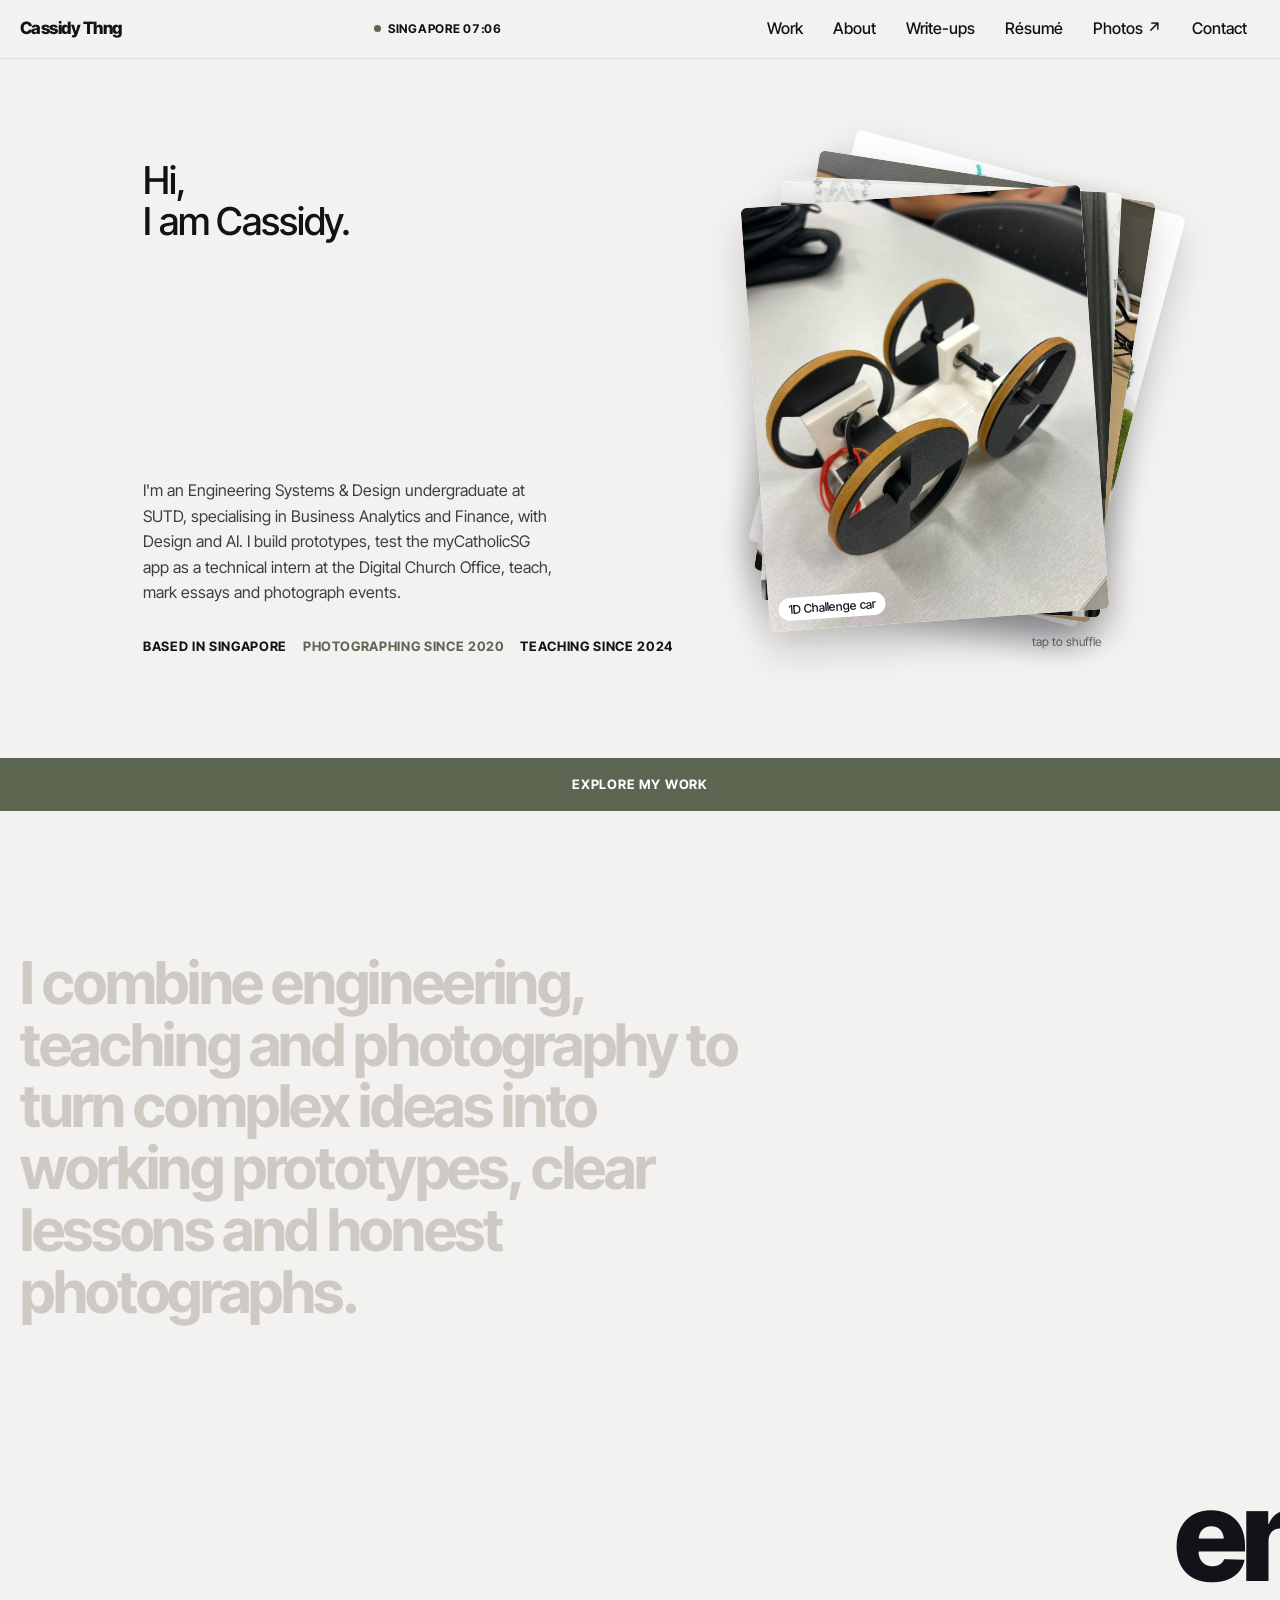
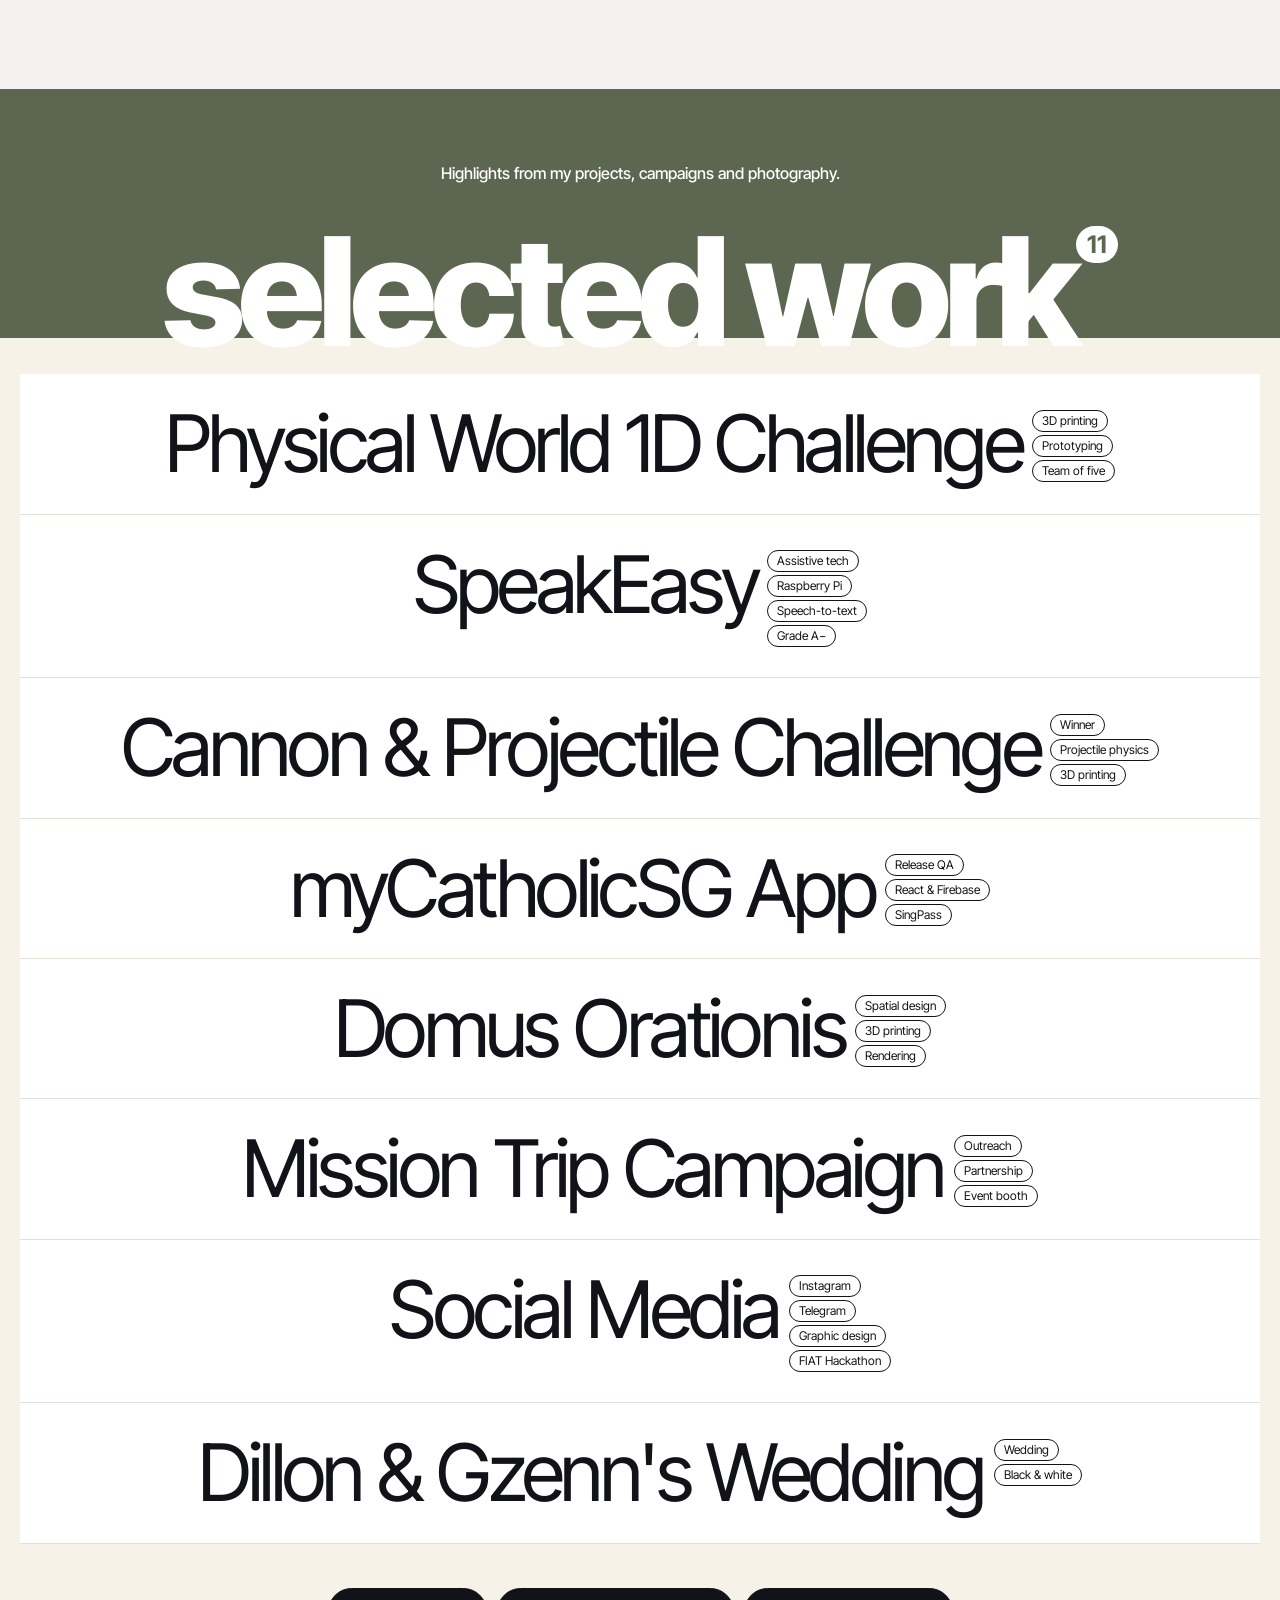
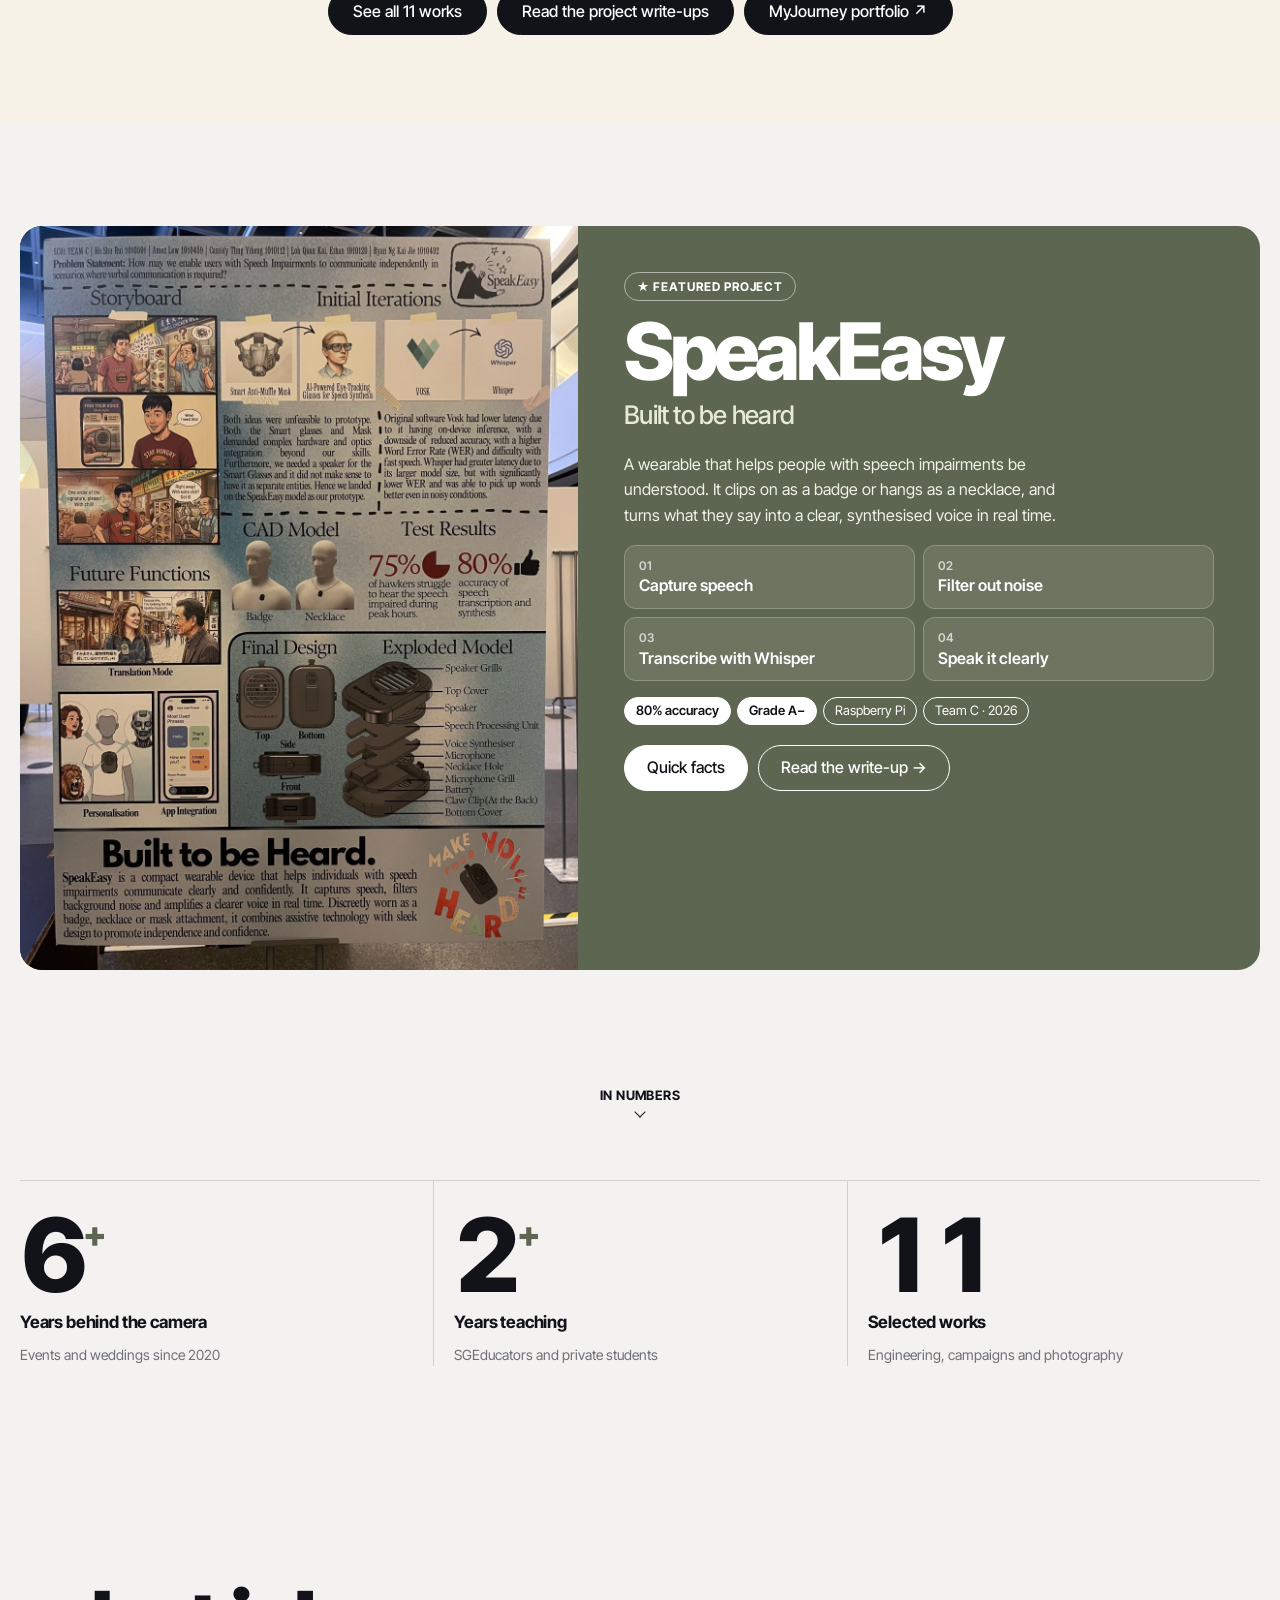
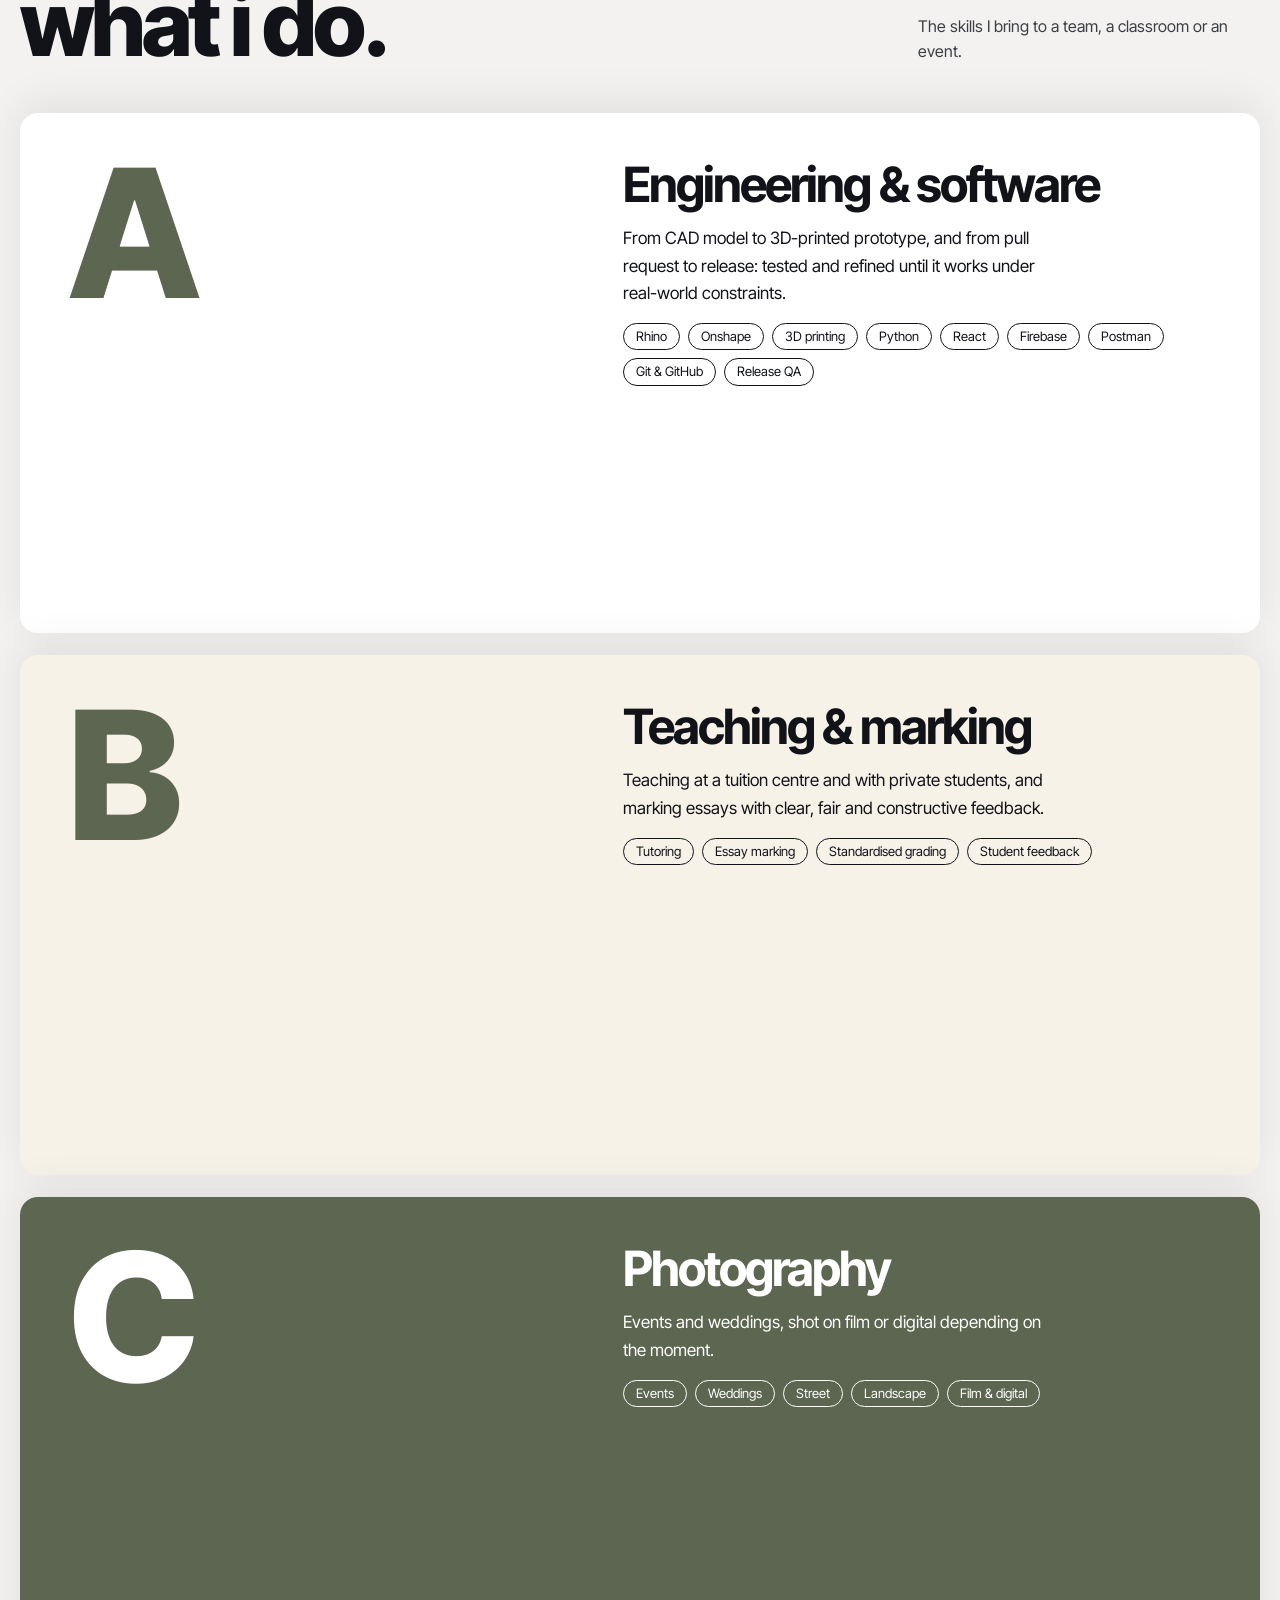
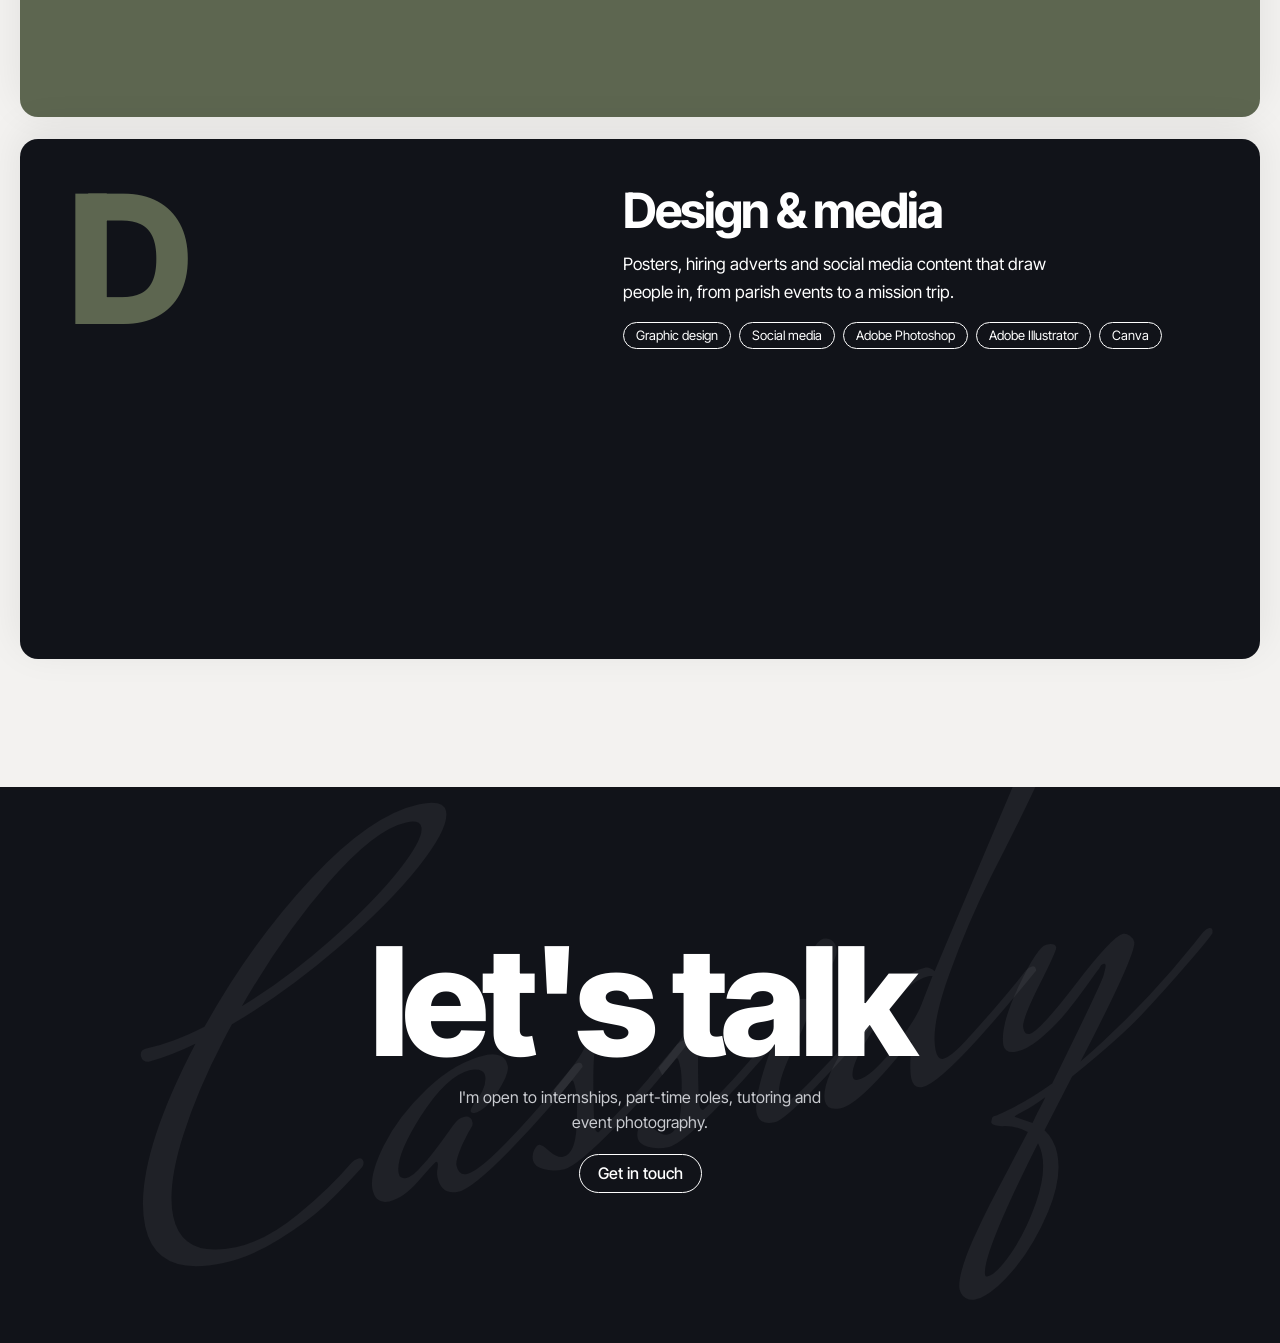
<file: index.html>
<!doctype html>
<html lang="en">
<head>
<meta charset="utf-8">
<meta name="viewport" content="width=device-width, initial-scale=1, viewport-fit=cover">
<title>Cassidy Thng</title>
<meta property="og:title" content="Cassidy Thng">
<meta property="og:description" content="Engineering Systems &amp; Design undergraduate at SUTD, technical intern, tutor and event photographer in Singapore.">
<meta property="og:image" content="https://cassidythng.me/work-speakeasy.jpg">
<meta property="og:url" content="https://cassidythng.me/">

<meta name="description" content="Cassidy Thng — Engineering Systems & Design undergraduate at SUTD, tutor, essay marker and event photographer in Singapore.">
<link rel="preconnect" href="https://fonts.googleapis.com">
<link rel="preconnect" href="https://fonts.gstatic.com" crossorigin>
<link rel="stylesheet" href="https://fonts.googleapis.com/css2?family=Inter+Tight:wght@400;500;700;800&family=Mrs+Saint+Delafield&display=swap">
<style>
  /* Layout: one long scrolling page built to be explored downwards. Paper hero with
     cycling roles and a shuffling fan of photos; a statement whose words darken as you
     scroll; a scroll-driven marquee; signal-red "selected work" over a cream list that
     reveals on hover; counters; A–D panels that stack as you scroll; ink "let's talk";
     red "about me"; experience and education grids; ink contact with a fill-in-the-blanks
     message. One deliberate visual world: a single light theme, every colour explicit. */
  :root{
    --red:#5d6650;
    --ink:#111319;
    --paper:#f3f2f0;
    --cream:#f7f2e7;
    --white:#ffffff;
    --muted:#6d6f75;
    --faint:#cdcac3;
    --sans:'Inter Tight', 'Helvetica Neue', Helvetica, Arial, sans-serif;
    --script:'Mrs Saint Delafield', 'Snell Roundhand', 'Brush Script MT', cursive;
    --giant:clamp(2.9rem, 11.8vw, 10.6rem);
    --row:clamp(2rem, 6.2vw, 5.4rem);
    --gutter-l:max(20px, env(safe-area-inset-left, 0px));
    --gutter-r:max(20px, env(safe-area-inset-right, 0px));
    --header-h:58px;
    color-scheme:light;
  }
  *,*::before,*::after{box-sizing:border-box;}
  html{overflow-x:clip; scroll-behavior:smooth; scroll-padding-top:calc(var(--header-h) + env(safe-area-inset-top, 0px)); -webkit-text-size-adjust:100%;}
  body{margin:0; background:var(--paper); color:var(--ink); font-family:var(--sans); font-size:16px; line-height:1.6; -webkit-font-smoothing:antialiased; overflow-x:clip;}
  img{max-width:100%; display:block;}
  [hidden]{display:none !important;}
  a{color:inherit;}
  h1,h2,h3,p{margin:0;}
  button, input, select, textarea{font:inherit; color:inherit;}
  button{background:none; border:0; padding:0; cursor:pointer;}
  :focus-visible{outline:2px solid currentColor; outline-offset:3px;}
  .wrap{max-width:1440px; margin-inline:auto; padding-left:var(--gutter-l); padding-right:var(--gutter-r);}
  .eyebrow{font-weight:700; font-size:.8125rem; letter-spacing:.03em; text-transform:uppercase; text-align:center; display:flex; flex-direction:column; align-items:center; gap:2px;}
  .eyebrow::after{content:""; width:8px; height:8px; border-right:1.5px solid currentColor; border-bottom:1.5px solid currentColor; transform:rotate(45deg);}
  .pill{display:inline-flex; align-items:center; border:1px solid currentColor; border-radius:999px; padding:1px 9px; font-size:.75rem; line-height:1.5; white-space:nowrap;}
  .btn-pill{display:inline-flex; align-items:center; gap:8px; border:1.5px solid currentColor; border-radius:999px; padding:6px 18px; font-weight:500; text-decoration:none; transition:background .25s, color .25s;}
  .giant{font-size:var(--giant); font-weight:800; letter-spacing:-.045em; line-height:.86;}

  /* ---------- header + scroll progress ---------- */
  body::before{content:""; position:fixed; inset:0 0 auto; height:env(safe-area-inset-top, 0px); z-index:41; background:var(--paper);}
  .site-header{position:sticky; top:env(safe-area-inset-top, 0px); z-index:40; background:color-mix(in srgb, var(--paper) 92%, transparent); backdrop-filter:blur(10px); -webkit-backdrop-filter:blur(10px); border-bottom:1px solid rgba(17,19,25,.08);}
  .header-row{display:flex; justify-content:space-between; align-items:center; gap:8px 20px; min-height:var(--header-h); flex-wrap:wrap; padding-block:8px;}
  .site-header .name{font-weight:800; font-size:1.0625rem; letter-spacing:-.03em; text-decoration:none;}
  .clock{font-size:.75rem; font-weight:700; letter-spacing:.06em; text-transform:uppercase; font-variant-numeric:tabular-nums;}
  .clock::before{content:""; display:inline-block; width:7px; height:7px; border-radius:50%; background:var(--red); margin-right:7px; vertical-align:1px;}
  .site-header nav{display:flex; flex-wrap:wrap; gap:4px;}
  .site-header nav a{text-decoration:none; font-weight:500; padding:4px 12px; border-radius:999px; border:1.5px solid transparent; transition:border-color .2s, background .2s, color .2s;}
  .site-header nav a:hover{border-color:var(--ink);}
  .site-header nav a.is-active{background:var(--ink); color:var(--white); border-color:var(--ink);}
  .progress{position:absolute; left:0; bottom:-1px; height:2px; width:100%; background:var(--red); transform-origin:0 50%; transform:scaleX(0);}

  /* ---------- pages ---------- */
  .page{display:none;}
  .page.is-active{display:block; animation:page-in .5s cubic-bezier(.22,.61,.36,1);}
  @keyframes page-in{from{opacity:.001; transform:translateY(14px);} to{opacity:1; transform:none;}}
  .see-all{display:flex; flex-wrap:wrap; gap:10px; justify-content:center; margin-top:clamp(28px, 4vw, 44px);}
  .see-all .btn-pill{background:var(--ink); border-color:var(--ink); color:var(--white); padding:10px 24px;}
  .see-all .btn-pill:hover{background:var(--red); border-color:var(--red);}
  .featured .work-list{padding-bottom:clamp(56px, 7vw, 88px);}
  .to-top{color:inherit; font-size:inherit;}
  .to-top:hover{color:var(--white);}

  /* ---------- hero ---------- */
  .hero{background:var(--paper); display:flex; flex-direction:column; min-height:calc(min(90vh, 880px) - var(--header-h));}
  .hero-main{flex:1; display:grid; grid-template-columns:minmax(0, 1fr) minmax(0, 400px); gap:32px clamp(32px, 5vw, 80px); align-items:center; padding-block:clamp(32px, 5vw, 56px);}
  .hero-copy{display:flex; flex-direction:column; gap:clamp(16px, 2.6vw, 30px); min-width:0;}
  .hi{font-size:clamp(1.6rem, 3vw, 2.5rem); font-weight:500; letter-spacing:-.03em; line-height:1.05;}
  .roles{font-size:clamp(2.7rem, 7.6vw, 7.6rem); font-weight:800; letter-spacing:-.045em; line-height:.86;}
  /* extra room above and below so ascenders and tails (y, p, g) aren't clipped */
  .roles .line{display:block; overflow:hidden; padding:.1em 0 .24em; margin:-.1em 0 -.24em;}
  .roles .ch{display:inline-block; transform:translateY(0); transition:transform .5s cubic-bezier(.22,.61,.36,1);}
  .roles .ch.below{transform:translateY(150%);}
  .roles .ch.above{transform:translateY(-150%);}
  .hero-copy .intro{max-width:46ch; color:#3c3e44;}
  .since{display:flex; flex-wrap:wrap; gap:6px 16px; font-size:.8125rem; font-weight:700; text-transform:uppercase; letter-spacing:.05em;}
  .since span:nth-child(2){color:var(--red);}
  .fan{position:relative; width:min(100%, 340px); aspect-ratio:4/5; justify-self:center; margin-right:24px; cursor:pointer;}
  .fan .card{position:absolute; inset:0; margin:0; border-radius:6px; overflow:hidden; box-shadow:0 18px 40px rgba(17,19,25,.18); transition:transform .7s cubic-bezier(.22,.61,.36,1), opacity .5s; background:var(--cream);}
  .fan .card img{width:100%; height:100%; object-fit:cover;}
  .fan .card[data-pos="0"]{transform:rotate(-4deg); z-index:4;}
  .fan .card[data-pos="1"]{transform:translate(16px,-12px) rotate(3deg); z-index:3;}
  .fan .card[data-pos="2"]{transform:translate(30px,-22px) rotate(9deg); z-index:2;}
  .fan .card[data-pos="3"]{transform:translate(42px,-30px) rotate(15deg); z-index:1;}
  .fan .card[data-pos="4"],
  .fan .card[data-pos="5"]{transform:translate(42px,-30px) rotate(15deg); z-index:0; opacity:0;}
  .fan .card.leaving{transform:translate(-70%, 30px) rotate(-22deg); z-index:5;}
  .fan figcaption{position:absolute; left:10px; bottom:10px; background:var(--white); color:var(--ink); font-size:.75rem; font-weight:500; border-radius:999px; padding:2px 10px;}
  .fan-hint{position:absolute; right:-6px; bottom:-30px; font-size:.75rem; color:var(--muted);}
  .explore{display:block; background:var(--red); color:var(--white); text-align:center; text-decoration:none; font-weight:700; font-size:.8125rem; letter-spacing:.06em; text-transform:uppercase; padding-block:16px; transition:background .25s;}
  .explore:hover{background:var(--ink);}

  /* ---------- statement (words darken as you scroll) ---------- */
  .statement{padding-block:clamp(72px, 11vw, 150px);}
  .statement p{font-size:clamp(1.9rem, 4.6vw, 4.2rem); font-weight:700; letter-spacing:-.04em; line-height:1.05; max-width:20ch;}
  .statement .w{color:var(--faint); transition:color .25s;}
  .statement .w.on{color:var(--ink);}
  .statement .w.mark.on{color:var(--red);}

  /* ---------- scroll-driven marquee ---------- */
  .marquee{overflow:hidden; padding-block:8px clamp(48px, 7vw, 96px); white-space:nowrap;}
  .marquee-track{display:inline-flex; gap:.4em; font-size:clamp(3rem, 10vw, 9rem); font-weight:800; letter-spacing:-.045em; line-height:1; will-change:transform;}
  .marquee-track .o{color:transparent; -webkit-text-stroke:1.5px var(--ink);}
  .marquee-track .r{color:var(--red); display:inline-flex; align-items:center;}
  .marquee-track .star{width:.62em; height:.62em; fill:none; stroke:currentColor; stroke-width:3.2; stroke-linecap:round;}

  /* ---------- selected work ---------- */
  .work-head{background:var(--red); color:var(--ink); padding-block:clamp(36px, 6vw, 72px) 0;}
  .work-intro{color:var(--white); max-width:52ch; margin:0 auto clamp(24px, 4vw, 40px); text-align:center; font-weight:500;}
  .filters{display:flex; flex-direction:column; align-items:center; gap:10px; margin-bottom:clamp(28px, 5vw, 56px);}
  .filters .col{display:flex; flex-direction:column; gap:2px; min-width:0;}
  .filters .col:last-child{align-items:flex-end; text-align:right;}
  .filters .col-label{font-size:.75rem; font-weight:700; text-transform:uppercase; letter-spacing:.06em; margin-bottom:6px; color:rgba(17,19,25,.6);}
  .fbtn{font-size:clamp(1rem, 1.6vw, 1.375rem); font-weight:500; letter-spacing:-.02em; line-height:1.35; text-align:inherit; opacity:.55; transition:opacity .2s, color .2s;}
  .fbtn sup{font-size:.6em; margin-left:2px;}
  .fbtn:hover{opacity:1;}
  .fbtn[aria-pressed="true"]{opacity:1; color:var(--white);}
  .work-title{color:var(--white); text-align:center; white-space:nowrap; margin-bottom:-.12em; position:relative; z-index:1;}
  .work-title sup{font-size:.16em; letter-spacing:0; vertical-align:top; position:relative; top:.35em; margin-left:.08em; background:var(--white); color:var(--red); border-radius:999px; padding:.18em .45em; font-weight:700;}
  .work-list{background:var(--cream); padding-block:clamp(20px, 3vw, 36px) clamp(80px, 9vw, 110px);}
  .work-list ul{list-style:none; margin:0; padding:0; background:var(--white);}
  .work{border-bottom:1px solid #e3ded3; position:relative; overflow:hidden;}
  .work-btn{width:100%; display:flex; justify-content:center; align-items:flex-start; gap:10px; flex-wrap:wrap; padding:clamp(18px, 2.4vw, 30px) 16px; position:relative; z-index:1; transition:color .3s;}
  .work-name{font-size:var(--row); font-weight:400; letter-spacing:-.045em; line-height:1; text-wrap:balance; text-align:center;}
  .work-tags{display:flex; flex-direction:column; align-items:flex-start; gap:3px; padding-top:.35em;}
  .work-fill{position:absolute; inset:0; background:var(--ink); opacity:0; transition:opacity .35s; z-index:0;}
  .work-fill.has-img{background-size:cover; background-position:center 40%;}
  .work-fill.has-img::after{content:""; position:absolute; inset:0; background:rgba(17,19,25,.45); transition:background .35s;}
  .work.is-open .work-fill.has-img::after{background:rgba(17,19,25,.7);}
  .work:hover .work-fill, .work.is-open .work-fill{opacity:1;}
  .work:hover, .work.is-open{color:var(--white);}
  .work-detail{position:relative; z-index:1; display:grid; grid-template-columns:minmax(0, 220px) minmax(0, 1fr); gap:10px 40px; max-width:960px; margin-inline:auto; padding:0 20px clamp(26px, 3vw, 40px);}
  .work-detail .meta{display:flex; flex-direction:column; gap:2px; font-weight:500;}
  .work-detail .meta span:last-child{opacity:.75; font-weight:400;}
  .work-detail .body{display:flex; flex-direction:column; gap:10px; max-width:62ch;}
  .work-detail a{font-weight:500; text-underline-offset:3px;}
  .work-detail ul{list-style:disc; background:none; padding-left:1.1em; margin:0; display:flex; flex-direction:column; gap:4px;}
  .work-detail .poster{margin:6px 0 0; max-width:300px;}
  .work-detail .more-link a{font-weight:700;}
  .work-detail .stackline{font-size:.8125rem; opacity:.8; letter-spacing:.01em;}
  .work-detail .reel{margin:6px 0 0; max-width:320px;}
  .work-detail .reel video{display:block; width:100%; height:auto; aspect-ratio:9/16; border-radius:8px; background:#000; box-shadow:0 10px 30px rgba(0,0,0,.35);}
  .work-detail .reel figcaption{font-size:.75rem; opacity:.75; margin-top:6px;}
  .work-detail .gallery{display:flex; flex-wrap:wrap; gap:16px;}
  .work-detail .gallery .poster{flex:1 1 200px; max-width:280px;}
  .work-detail .gallery.wide .poster{flex:1 1 260px; max-width:420px;}
  .work-detail .gallery.charts .poster{flex:1 1 100%; max-width:100%;}
  .work-detail .extra{grid-column:1 / -1; margin-top:8px;}
  .sdw-wide{margin:0 0 16px; background:#fff; border-radius:10px; overflow:hidden; box-shadow:0 10px 30px rgba(0,0,0,.35);}
  .sdw-wide img{display:block; width:100%; height:auto;}
  .sdw-wide figcaption{font-size:.75rem; color:var(--muted); padding:8px 14px 10px;}
  .sdw-grid{display:grid; grid-template-columns:repeat(4, minmax(0, 1fr)); gap:14px; align-items:start;}
  .sdw-grid figure, .sdw-ex figure{margin:0 0 14px; break-inside:avoid; display:flex; flex-direction:column; gap:7px;}
  .sdw-grid img, .sdw-ex img{display:block; width:100%; height:auto; border-radius:6px; box-shadow:0 10px 30px rgba(0,0,0,.35);}
  .sdw-grid figcaption, .sdw-ex figcaption{font-size:.75rem; opacity:.75;}
  .sdw-label{font-size:.8125rem; font-weight:600; margin:10px 0 12px;}
  .sdw-label a{text-underline-offset:3px;}
  .screens-note{font-weight:400; opacity:.65;}
  .screens{display:grid; grid-template-columns:repeat(2, minmax(0, 1fr)); gap:18px; align-items:start;}
  .screens figure{margin:0; display:flex; flex-direction:column; gap:8px;}
  .screens img{width:100%; height:auto; border-radius:10px; background:#fff; box-shadow:0 10px 30px rgba(0,0,0,.35);}
  .screens figcaption{font-size:.75rem; opacity:.75;}
  @media (max-width:640px){ .screens{grid-template-columns:1fr;} }
  .sdw-ex{display:grid; grid-template-columns:repeat(3, minmax(0, 1fr)); gap:14px;}
  @media (max-width:760px){ .sdw-grid{grid-template-columns:1fr 1fr; gap:12px;} .sdw-ex{grid-template-columns:1fr 1fr;} }
  .poster-grid{display:grid; grid-template-columns:repeat(5, minmax(0, 1fr)); gap:14px;}
  .poster-grid figure{margin:0; display:flex; flex-direction:column; gap:8px;}
  .poster-grid a{display:block; border-radius:6px; overflow:hidden; box-shadow:0 10px 30px rgba(0,0,0,.35); transition:transform .3s;}
  .poster-grid a:hover{transform:translateY(-4px);}
  .poster-grid img{display:block; width:100%; height:auto;}
  .poster-grid figcaption{font-size:.75rem; opacity:.75;}
  .poster-note{font-size:.75rem; opacity:.6; margin-top:12px;}
  @media (max-width:760px){ .poster-grid{grid-template-columns:repeat(2, minmax(0, 1fr));} }
  .lca-grid{display:grid; grid-template-columns:repeat(2, minmax(0, 1fr)); gap:16px;}
  .lca-card{background:var(--paper); color:var(--ink); border-radius:12px; padding:24px; display:flex; flex-direction:column; gap:12px; box-shadow:0 10px 30px rgba(0,0,0,.25); text-align:left;}
  .lca-card h4{margin:0; font-size:1.375rem; font-weight:800; letter-spacing:-.03em; line-height:1.1;}
  .lca-eyebrow{font-size:.6875rem; font-weight:700; letter-spacing:.12em; text-transform:uppercase; color:var(--red);}
  .lca-sub{font-size:.8125rem; color:var(--muted); margin-top:-6px;}
  .lca-legend{display:flex; gap:16px; font-size:.75rem; color:var(--muted);}
  .lca-legend span{display:flex; align-items:center; gap:6px;}
  .lca-legend i, .lca-mats i{width:10px; height:10px; border-radius:3px; display:inline-block; flex:none;}
  i.o{background:#bcc0b2;} i.n{background:#363d2e;}
  .lca-rows{display:flex; flex-direction:column; gap:14px; margin-top:2px;}
  .lca-item{display:grid; grid-template-columns:112px minmax(0, 1fr); gap:14px; align-items:center;}
  .lca-item .k{border-right:1px solid #d9d7d2; padding-right:14px; text-align:right;}
  .lca-item .k strong{display:block; font-size:.8125rem; font-weight:700; line-height:1.2;}
  .lca-item .k small{display:block; font-size:.6875rem; color:var(--muted); margin-top:2px; line-height:1.25;}
  .lca-pair{display:flex; flex-direction:column; gap:5px;}
  .lca-b{display:flex; align-items:center; gap:8px; font-size:.75rem; font-weight:500; font-variant-numeric:tabular-nums;}
  .lca-b i{display:block; flex:none; height:10px; min-width:2px; width:0; border-radius:0 4px 4px 0; background:#bcc0b2; transition:width .9s cubic-bezier(.2,.7,.2,1);}
  .lca-b.n i{background:#363d2e; transition-delay:.12s;}
  .is-drawn .lca-b i{width:calc((100% - 64px) * var(--w) / 100);}
  .lca-desc{font-size:.8125rem; line-height:1.5; color:#3c3e44;}
  .lca-card.lca-hero .lca-desc{color:rgba(255,255,255,.92); max-width:40ch;}
  .lca-foot{font-size:.75rem; color:var(--muted); margin-top:auto; padding-top:4px;}
  .lca-foot strong{color:var(--ink);}
  .lca-card.lca-hero{background:var(--red); color:var(--white); grid-column:1 / -1; display:grid; grid-template-columns:minmax(0, 1.15fr) minmax(0, 1fr); gap:20px 48px; align-items:end;}
  .lca-hero-l, .lca-hero-r{display:flex; flex-direction:column; gap:12px; min-width:0;}
  .lca-hero-r{padding-bottom:2px;}
  .lca-card.lca-wide{grid-column:1 / -1;}
  .lca-card.lca-pic{padding:0; overflow:hidden; background:var(--ink); margin:0;}
  .lca-pic img{display:block; width:100%; height:auto;}
  .lca-swaps{display:grid; grid-template-columns:repeat(2, minmax(0, 1fr)); gap:0 40px; align-items:start;}
  .lca-card.lca-hero .lca-eyebrow{color:rgba(255,255,255,.85);}
  .lca-big{font-size:clamp(2.75rem, 6vw, 4.5rem); font-weight:800; letter-spacing:-.05em; line-height:.95; margin-top:8px;}
  .lca-big span{font-weight:500; opacity:.85;}
  .lca-unit{font-size:.875rem; opacity:.9;}
  .lca-card.lca-hero .lca-b{font-size:.8125rem;}
  .lca-card.lca-hero .lca-b i{height:12px; background:rgba(255,255,255,.45);}
  .lca-card.lca-hero .lca-b.n i{background:var(--white);}
  .lca-tag{align-self:flex-start; background:var(--ink); color:var(--white); font-weight:700; font-size:.8125rem; padding:7px 14px; border-radius:999px; margin-top:4px;}
  .lca-swap{display:grid; grid-template-columns:minmax(0, 1fr) auto; gap:12px; align-items:center; border-top:1px solid #d9d7d2; padding-top:14px;}
  .lca-part{font-size:.8125rem; font-weight:700;}
  .lca-part small{font-weight:400; color:var(--muted); font-size:.75rem;}
  .lca-mats{display:flex; flex-wrap:wrap; align-items:center; gap:4px 8px; font-size:.8125rem; margin-top:6px;}
  .lca-mats span{display:inline-flex; align-items:center; gap:6px;}
  .lca-mats b{font-size:1.125rem; font-weight:800; letter-spacing:-.02em; font-variant-numeric:tabular-nums;}
  .lca-mats .was{color:var(--muted);} .lca-mats .was b{color:var(--muted);}
  .lca-mats .arrow{color:var(--red); font-weight:700;}
  .lca-note{font-size:.6875rem; color:var(--muted); margin-top:4px;}
  .lca-cut{font-size:1.75rem; font-weight:800; letter-spacing:-.04em;}
  .sr{position:absolute; width:1px; height:1px; overflow:hidden; clip:rect(0 0 0 0); white-space:nowrap;}
  @media (max-width:760px){ .lca-grid{grid-template-columns:1fr;} .lca-card.lca-hero{grid-template-columns:1fr;} .lca-swaps{grid-template-columns:1fr;} .lca-card{padding:20px;} .lca-item{grid-template-columns:96px minmax(0, 1fr); gap:12px;} .lca-item .k{padding-right:12px;} }
  @media (prefers-reduced-motion:reduce){ .lca-b i{transition:none;} }
  .work-detail .poster img{width:100%; height:auto; border-radius:6px; box-shadow:0 10px 30px rgba(0,0,0,.35);}
  .work-detail .poster figcaption{font-size:.75rem; opacity:.75; margin-top:6px;}
  .work-detail .lca{margin:6px 0 0; display:flex; flex-direction:column; gap:10px; max-width:520px;}
  .work-detail .lca figcaption{font-size:.8125rem; opacity:.75;}
  .lca-row{display:grid; grid-template-columns:76px minmax(0, 1fr) 60px; align-items:center; gap:12px; font-size:.875rem;}
  .lca-track{height:14px; border-radius:4px; background:rgba(255,255,255,.08); overflow:hidden;}
  .lca-bar{display:block; height:100%; border-radius:0 4px 4px 0; background:rgba(255,255,255,.55);}
  .lca-row.is-new .lca-bar{background:var(--red);}
  .lca-val{text-align:right; font-variant-numeric:tabular-nums; font-weight:500;}
  .lca-note{font-size:.875rem;}
  .empty{text-align:center; padding:48px 16px; color:var(--muted); background:var(--white);}
  .filter-pill{position:fixed; z-index:30; left:50%; bottom:calc(18px + env(safe-area-inset-bottom, 0px)); transform:translate(-50%, 160%); opacity:0; transition:transform .45s cubic-bezier(.22,.61,.36,1), opacity .3s; background:var(--red); color:var(--white); border-radius:999px; padding:6px 6px 6px 8px; display:flex; align-items:center; gap:8px; white-space:nowrap; box-shadow:0 6px 24px rgba(17,19,25,.18); max-width:calc(100vw - 32px);}
  .filter-pill.is-shown{transform:translate(-50%, 0); opacity:1;}
  .filter-pill button{border:1.5px solid var(--white); border-radius:999px; padding:2px 12px; font-size:.875rem; font-weight:500; overflow:hidden; text-overflow:ellipsis; min-width:0;}
  .filter-pill button:hover{background:var(--white); color:var(--red);}
  .filter-pill .count{flex:none; min-width:28px; height:28px; border-radius:50%; background:var(--white); color:var(--red); display:grid; place-items:center; font-weight:700; font-size:.8125rem;}

  /* ---------- in numbers ---------- */
  .numbers{padding-block:clamp(64px, 9vw, 120px);}
  .numbers-grid{display:grid; grid-template-columns:repeat(3, minmax(0, 1fr)); margin-top:clamp(36px, 5vw, 64px); border-top:1px solid rgba(17,19,25,.15);}
  .stat{display:flex; flex-direction:column; gap:8px; padding:28px 20px 0 0; min-width:0;}
  .stat + .stat{padding-left:20px; border-left:1px solid rgba(17,19,25,.15);}
  .stat .num{font-size:clamp(3.6rem, 8vw, 7.5rem); font-weight:800; letter-spacing:-.05em; line-height:.9; font-variant-numeric:tabular-nums;}
  .stat .num sup{font-size:.35em; color:var(--red); vertical-align:top; position:relative; top:.25em;}
  .stat .label{font-weight:700; font-size:1.0625rem; letter-spacing:-.01em;}
  .stat .sub{font-size:.875rem; color:var(--muted);}

  /* ---------- what I do: panels that stack as you scroll ---------- */
  .services{padding-block:clamp(56px, 8vw, 104px) clamp(72px, 10vw, 140px);}
  .services-head{display:flex; justify-content:space-between; align-items:flex-end; gap:16px 32px; flex-wrap:wrap; margin-bottom:clamp(28px, 4vw, 48px);}
  .services-head h2{font-size:clamp(2.6rem, 7vw, 6.5rem); font-weight:800; letter-spacing:-.045em; line-height:.9;}
  .services-head p{max-width:38ch; color:#3c3e44;}
  .stack{display:flex; flex-direction:column; gap:22px;}
  .panel{position:sticky; top:calc(var(--header-h) + env(safe-area-inset-top, 0px) + 20px + var(--i) * 18px); min-height:min(64vh, 520px); border-radius:18px; padding:clamp(24px, 4vw, 48px); display:grid; grid-template-columns:minmax(0, 1fr) minmax(0, 1.2fr); gap:24px clamp(24px, 5vw, 72px); align-items:start; box-shadow:0 -10px 40px rgba(17,19,25,.08);}
  .panel .letter{font-size:clamp(5rem, 14vw, 13rem); font-weight:800; letter-spacing:-.06em; line-height:.8;}
  .panel h3{font-size:clamp(1.9rem, 3.8vw, 3.4rem); font-weight:700; letter-spacing:-.04em; line-height:1;}
  .panel .panel-body{display:flex; flex-direction:column; gap:16px; min-width:0;}
  .panel p{max-width:44ch; font-size:1.0625rem;}
  .panel .tags{display:flex; flex-wrap:wrap; gap:8px;}
  .panel .tags .pill{font-size:.8125rem; padding:3px 12px;}
  .panel-a{background:var(--white); color:var(--ink);}
  .panel-a .letter{color:var(--red);}
  .panel-b{background:var(--cream); color:var(--ink);}
  .panel-b .letter{color:var(--red);}
  .panel-c{background:var(--red); color:var(--white);}
  .panel-d{background:var(--ink); color:var(--white);}
  .panel-d .letter{color:var(--red);}

  /* ---------- ink bands ---------- */
  .ink{background:var(--ink); color:var(--white); position:relative; overflow:hidden;}
  .signature{position:absolute; inset:0; display:grid; place-items:center; font-family:var(--script); font-size:clamp(12rem, 42vw, 40rem); line-height:1; color:rgba(255,255,255,.06); transform:rotate(-12deg); pointer-events:none; user-select:none; white-space:nowrap;}
  .talk{display:flex; flex-direction:column; justify-content:center; align-items:center; text-align:center; gap:18px; padding-block:clamp(88px, 12vw, 150px);}
  .talk > *{position:relative;}
  .talk p{color:#c9cbd0; max-width:44ch;}
  .ink .btn-pill:hover{background:var(--white); color:var(--ink);}

  /* ---------- about ---------- */
  .about{background:var(--red); color:var(--white); padding-block:clamp(56px, 8vw, 104px);}
  .about-grid{display:grid; grid-template-columns:minmax(0, .8fr) minmax(0, 1fr) minmax(0, 1.25fr); gap:32px clamp(24px, 4vw, 56px); margin-top:clamp(36px, 5vw, 64px); align-items:start;}
  .about-grid h2{font-size:clamp(1.75rem, 2.6vw, 2.25rem); font-weight:800; letter-spacing:-.04em;}
  .about-grid figure{margin:18px 0 0; max-width:260px;}
  .about-grid figure img{width:100%; height:auto; aspect-ratio:4/5; object-fit:cover; object-position:50% 62%;}
  .about-list{list-style:none; margin:0; padding:0; font-size:clamp(1.6rem, 2.7vw, 2.4rem); letter-spacing:-.035em; line-height:1.18;}
  .about-text{display:flex; flex-direction:column; gap:14px; font-size:1.0625rem; line-height:1.5;}
  .archive{padding-block:clamp(56px, 8vw, 104px);}
  .archive.cream{background:var(--cream);}
  .archive-grid{display:grid; grid-template-columns:repeat(2, minmax(0, 1fr)); gap:clamp(40px, 6vw, 72px) clamp(32px, 6vw, 96px); margin-top:clamp(40px, 6vw, 72px);}
  .entry{display:flex; flex-direction:column; gap:10px; min-width:0;}
  .entry .ctx{font-size:.75rem; font-weight:500;}
  .entry h3{font-size:clamp(1.75rem, 3.4vw, 2.75rem); font-weight:400; letter-spacing:-.035em; line-height:1.05;}
  .entry .org{font-weight:500; margin-top:-4px;}
  .entry .pills{display:flex; flex-wrap:wrap; gap:6px;}
  .entry .facts{margin:2px 0 4px; padding-left:1.1em; display:flex; flex-direction:column; gap:5px; font-size:.9375rem; line-height:1.5; color:#3c3e44;}
  .entry .facts b{font-weight:600; color:var(--ink);}
  .entry .stackline{font-size:.8125rem; color:var(--red); font-weight:500;}
  .entry .readmore{font-weight:700; font-size:.9375rem; text-underline-offset:3px;}

  /* ---------- contact ---------- */
  .contact{display:flex; flex-direction:column; align-items:center; gap:22px; padding-block:clamp(80px, 11vw, 140px) 36px;}
  .contact > *{position:relative;}
  .contact .lede{text-align:center; color:#c9cbd0;}
  .contact h2{text-align:center;}
  .sentence{width:100%; max-width:1080px; display:flex; flex-direction:column; gap:20px; margin-top:8px;}
  .sentence .fill{font-size:clamp(1.5rem, 3.4vw, 2.9rem); font-weight:500; letter-spacing:-.035em; line-height:1.45;}
  .sentence input, .sentence select{background:transparent; border:0; border-bottom:2px solid rgba(255,255,255,.45); border-radius:0; padding:0 .1em; color:var(--white); font-weight:700; letter-spacing:-.03em; max-width:100%; transition:border-color .2s;}
  .sentence input::placeholder{color:rgba(255,255,255,.38);}
  .sentence input:focus, .sentence select:focus{outline:none; border-bottom-color:var(--red);}
  .sentence select{-webkit-appearance:none; appearance:none; padding-right:.6em; background-image:linear-gradient(45deg, transparent 50%, var(--red) 50%), linear-gradient(135deg, var(--red) 50%, transparent 50%); background-size:.22em .22em; background-position:right .1em center, right 0 center; background-repeat:no-repeat; cursor:pointer;}
  .sentence select option{color:var(--ink);}
  #f-name{width:7.5ch;} #f-org{width:11ch;} #f-email{width:12ch;}
  .sentence textarea{background:rgba(255,255,255,.06); border:1px solid rgba(255,255,255,.18); border-radius:12px; padding:14px 16px; color:var(--white); min-height:96px; resize:vertical; width:100%;}
  .sentence textarea::placeholder{color:rgba(255,255,255,.45);}
  .sentence textarea:focus{outline:none; border-color:var(--red);}
  .form-row{display:flex; flex-wrap:wrap; gap:12px 16px; align-items:center;}
  .btn-red{background:var(--red); border-color:var(--red); color:var(--white);}
  .ink .btn-red:hover{background:var(--white); border-color:var(--white); color:var(--ink);}
  .form-status{font-size:.9375rem; color:#d6dccb;}
  .ready{border:1px solid rgba(255,255,255,.18); border-radius:14px; padding:18px; display:flex; flex-direction:column; gap:12px;}
  .ready pre{margin:0; white-space:pre-wrap; font-family:var(--sans); font-size:.9375rem; color:#d9dbe0; overflow-wrap:anywhere;}
  .socials{font-size:clamp(2rem, 5.6vw, 4.5rem); font-weight:800; letter-spacing:-.045em; line-height:1.05; text-wrap:balance; text-align:center; margin-top:clamp(32px, 5vw, 64px);}
  .socials a{text-decoration:none; transition:color .2s; overflow-wrap:anywhere;}
  .socials a:hover{color:var(--red);}
  .socials .dot{color:var(--red);}
  .contact .line{display:flex; flex-wrap:wrap; gap:10px; justify-content:center; align-items:center;}
  .copy{font-size:.75rem; opacity:.75; text-decoration:underline; text-underline-offset:3px;}
  .copy:hover{opacity:1;}
  .contact footer{padding-top:48px; font-size:.75rem; color:#8d9096; display:flex; gap:8px 24px; flex-wrap:wrap; justify-content:center;}
  .contact footer a{text-decoration:none;}
  .contact footer a:hover{color:var(--white);}


  /* ---------- filter chips with counts ---------- */
  .chips{display:flex; flex-wrap:wrap; justify-content:center; gap:8px;}
  .chip{min-height:44px; padding:0 16px; border-radius:999px; border:1.5px solid rgba(255,255,255,.45); background:rgba(255,255,255,.08); color:var(--white); font-weight:600; font-size:.9375rem; letter-spacing:-.01em; display:inline-flex; align-items:center; gap:7px; transition:background .2s, color .2s, border-color .2s;}
  .chip .n{font-weight:500; opacity:.65; font-variant-numeric:tabular-nums;}
  .chip:hover{border-color:var(--white);}
  .chip[aria-pressed="true"]{background:var(--white); border-color:var(--white); color:var(--ink);}
  .chips.small .chip{font-size:.8125rem; font-weight:500; padding:0 14px; background:none; border-color:rgba(255,255,255,.3);}
  .chips.small .chip[aria-pressed="true"]{background:var(--ink); border-color:var(--ink); color:var(--white);}

  /* ---------- photo cards ---------- */
  .work-list ul.cards{background:none; display:grid; grid-template-columns:repeat(3, minmax(0, 1fr)); gap:clamp(14px, 2vw, 24px);}
  .cards li{min-width:0;}
  .wcard{width:100%; height:100%; display:flex; flex-direction:column; text-align:left; background:var(--white); border-radius:16px; overflow:hidden; box-shadow:0 1px 0 rgba(17,19,25,.05), 0 12px 28px rgba(17,19,25,.06); transition:transform .35s cubic-bezier(.22,.61,.36,1), box-shadow .35s;}
  .wcard:hover{transform:translateY(-4px); box-shadow:0 1px 0 rgba(17,19,25,.05), 0 22px 44px rgba(17,19,25,.12);}
  .wcard .ph{position:relative; display:block; aspect-ratio:4 / 3; background:#e4e1da; overflow:hidden;}
  .wcard .ph img{width:100%; height:100%; object-fit:cover; transition:transform .7s cubic-bezier(.22,.61,.36,1);}
  .wcard:hover .ph img{transform:scale(1.04);}
  .badges{position:absolute; inset:12px 12px auto; display:flex; justify-content:space-between; align-items:flex-start; gap:6px; flex-wrap:wrap;}
  .badge{font-size:.75rem; font-weight:600; line-height:1.4; border-radius:999px; padding:4px 10px; white-space:nowrap;}
  .badge.when{background:rgba(255,255,255,.94); color:var(--ink);}
  .badge.res{background:var(--red); color:var(--white); margin-left:auto;}
  .wcard .cap{flex:1; display:flex; align-items:flex-end; justify-content:space-between; gap:12px; padding:16px 18px 18px;}
  .wcard .txt{display:flex; flex-direction:column; gap:4px; min-width:0;}
  .wcard .t{font-size:clamp(1.25rem, 1.9vw, 1.65rem); font-weight:800; letter-spacing:-.035em; line-height:1.08; text-wrap:balance;}
  .wcard .s{font-size:.9375rem; color:var(--muted); line-height:1.35;}
  .go{flex:none; width:40px; height:40px; border-radius:50%; border:1px solid var(--faint); display:grid; place-items:center; transition:background .25s, color .25s, border-color .25s;}
  .wcard:hover .go{background:var(--ink); border-color:var(--ink); color:var(--white);}

  /* ---------- featured project: SpeakEasy ---------- */
  .spot{padding-block:clamp(56px, 8vw, 104px) 0;}
  .spot-card{background:var(--red); color:var(--white); border-radius:22px; overflow:hidden; display:grid; grid-template-columns:minmax(0, .9fr) minmax(0, 1.1fr);}
  .spot-media{margin:0; background:#4b5340; min-height:100%;}
  .spot-media img{width:100%; height:100%; object-fit:cover; object-position:center 20%;}
  .spot-body{padding:clamp(24px, 3.6vw, 48px); display:flex; flex-direction:column; gap:16px; min-width:0;}
  .spot-k{align-self:flex-start; border:1px solid rgba(255,255,255,.5); border-radius:999px; padding:4px 12px; font-size:.75rem; font-weight:700; letter-spacing:.08em; text-transform:uppercase;}
  .spot h2{font-size:clamp(3rem, 6.2vw, 5.6rem); font-weight:800; letter-spacing:-.05em; line-height:.88;}
  .spot-tag{font-size:clamp(1.15rem, 2vw, 1.6rem); font-weight:500; letter-spacing:-.03em; color:#e7ead9; margin-top:-8px;}
  .spot-p{max-width:50ch; color:#f1f2ea;}
  .steps{list-style:none; margin:0; padding:0; display:grid; grid-template-columns:repeat(2, minmax(0, 1fr)); gap:8px; counter-reset:step;}
  .steps li{background:rgba(255,255,255,.1); border:1px solid rgba(255,255,255,.22); border-radius:12px; padding:12px 14px; display:flex; flex-direction:column; gap:2px; font-weight:600; line-height:1.3;}
  .steps li::before{counter-increment:step; content:"0" counter(step); font-size:.75rem; font-weight:600; opacity:.7;}
  .spot-pills{display:flex; flex-wrap:wrap; gap:6px;}
  .spot-pills .pill{font-size:.8125rem; padding:3px 11px;}
  .spot-pills .pill.solid{background:var(--white); border-color:var(--white); color:var(--ink); font-weight:600;}
  .spot-cta{display:flex; flex-wrap:wrap; gap:10px; margin-top:4px;}
  .spot-cta .btn-pill{min-height:46px; padding:0 22px;}
  .spot-cta .btn-pill.solid{background:var(--white); border-color:var(--white); color:var(--ink);}
  .spot-cta .btn-pill:hover{background:var(--ink); border-color:var(--ink); color:var(--white);}

  /* ---------- project pop-up ---------- */
  html:has(.sheet[open]){overflow:hidden;}
  .sheet{padding:0; border:0; margin:auto; width:min(1120px, calc(100vw - 32px)); max-width:none; max-height:calc(100dvh - 48px); border-radius:20px; background:var(--ink); color:var(--white); overflow:auto; overscroll-behavior:contain;}
  .sheet::backdrop{background:rgba(17,19,25,.62); -webkit-backdrop-filter:blur(4px); backdrop-filter:blur(4px);}
  .sheet[open]{animation:sheet-in .4s cubic-bezier(.22,.61,.36,1);}
  @keyframes sheet-in{from{opacity:0; transform:translateY(24px);} to{opacity:1; transform:none;}}
  .sheet-x{position:sticky; top:12px; float:right; margin:12px 12px -56px 0; z-index:3; width:44px; height:44px; border-radius:50%; background:rgba(17,19,25,.72); border:1px solid rgba(255,255,255,.3); color:var(--white); display:grid; place-items:center; transition:background .2s, color .2s;}
  .sheet-x:hover{background:var(--white); color:var(--ink);}
  .sheet-hero{margin:0; height:clamp(200px, 32vw, 400px); background:#24262c;}
  .sheet-hero img{width:100%; height:100%; object-fit:cover;}
  .sheet .work-detail{max-width:none; margin:0; grid-template-columns:minmax(0, .85fr) minmax(0, 1.25fr); gap:28px clamp(28px, 5vw, 64px); padding:clamp(24px, 4vw, 48px);}
  .sheet-side{display:flex; flex-direction:column; gap:12px; min-width:0; align-self:start;}
  .sheet-k{font-size:.75rem; font-weight:700; letter-spacing:.08em; text-transform:uppercase; color:#c3cab4;}
  .sheet h2{font-size:clamp(2.2rem, 4.6vw, 3.8rem); font-weight:800; letter-spacing:-.045em; line-height:.95; text-wrap:balance;}
  .sheet-tag{font-size:clamp(1.1rem, 1.7vw, 1.35rem); font-weight:500; letter-spacing:-.02em; color:rgba(255,255,255,.7); margin-top:-4px;}
  .facts-t{margin:8px 0 0; border:1px solid rgba(255,255,255,.16); border-radius:14px; overflow:hidden;}
  .facts-t div{display:grid; grid-template-columns:96px minmax(0, 1fr); gap:12px; padding:11px 14px; border-top:1px solid rgba(255,255,255,.1);}
  .facts-t div:first-child{border-top:0;}
  .facts-t dt{font-size:.6875rem; font-weight:700; letter-spacing:.08em; text-transform:uppercase; color:rgba(255,255,255,.55); padding-top:3px;}
  .facts-t dd{margin:0; font-size:.9375rem; line-height:1.45;}
  .facts-t .role{background:rgba(93,102,80,.5);}
  .facts-t .role dt{color:#dfe5d2;}
  .facts-t .role dd{font-weight:600;}
  .sheet-pills{display:flex; flex-wrap:wrap; gap:6px; margin-top:4px;}

  /* ---------- experience: tiles, NOW, related work ---------- */
  .entry-top{display:flex; align-items:center; gap:12px;}
  .mono{flex:none; width:48px; height:48px; border-radius:12px; display:grid; place-items:center; font-weight:800; font-size:.8125rem; letter-spacing:-.02em; background:var(--red); color:var(--white);}
  .mono.cream{background:var(--cream); color:var(--ink); border:1px solid var(--faint);}
  .mono.ink{background:var(--ink);}
  .mono.white{background:var(--white); color:var(--ink); border:1px solid var(--faint);}
  .now{display:inline-flex; align-items:center; gap:6px; margin-left:8px; font-size:.6875rem; font-weight:700; letter-spacing:.08em; color:#3f6b3a; background:#e6efdf; border-radius:999px; padding:2px 9px; vertical-align:1px;}
  .now::before{content:""; width:6px; height:6px; border-radius:50%; background:#3f8a3a; animation:now-pulse 2s ease-in-out infinite;}
  @keyframes now-pulse{50%{opacity:.35;}}
  .rel{display:flex; flex-wrap:wrap; gap:8px; margin-top:4px;}
  .rel button, .rel a{min-height:40px; padding:0 14px; border-radius:999px; border:1.5px solid var(--red); color:var(--red); font-weight:600; font-size:.875rem; display:inline-flex; align-items:center; gap:6px; text-decoration:none; transition:background .2s, color .2s;}
  .rel button:hover, .rel a:hover{background:var(--red); color:var(--white);}

  /* ---------- outside class ---------- */
  .outside-lede{max-width:52ch; margin:clamp(20px, 3vw, 32px) auto 0; text-align:center; font-size:clamp(1.15rem, 2vw, 1.5rem); font-weight:500; letter-spacing:-.025em; line-height:1.35;}
  .sub-label{font-size:.75rem; font-weight:700; letter-spacing:.08em; text-transform:uppercase; color:var(--muted); margin:clamp(36px, 5vw, 56px) 0 14px;}
  .lead-grid{display:grid; grid-template-columns:repeat(2, minmax(0, 1fr)); gap:14px;}
  .lead{background:var(--white); border:1px solid #e3e0d9; border-radius:16px; padding:14px; display:grid; grid-template-columns:96px minmax(0, 1fr); gap:16px; align-items:center;}
  .lead img, .lead .mono{width:96px; height:96px; border-radius:12px; object-fit:cover; font-size:1.25rem;}
  .lead .ctx{font-size:.75rem; font-weight:500; color:var(--muted);}
  .lead h3{font-size:clamp(1.3rem, 2vw, 1.6rem); font-weight:800; letter-spacing:-.035em; line-height:1.1;}
  .lead .org{font-weight:500;}
  .lead .d{font-size:.9375rem; line-height:1.45; color:#3c3e44; margin-top:4px;}
  .sport-grid{display:grid; grid-template-columns:repeat(2, minmax(0, 1fr)); gap:14px;}
  .sport{margin:0; background:var(--white); border:1px solid #e3e0d9; border-radius:16px; overflow:hidden; display:flex; flex-direction:column;}
  .sport .ph{position:relative; aspect-ratio:16 / 10; overflow:hidden;}
  .sport .ph img{width:100%; height:100%; object-fit:cover;}
  .sport .badge{position:absolute; left:12px; top:12px; background:var(--red); color:var(--white);}
  .sport figcaption{padding:12px 16px 16px; display:flex; flex-direction:column; gap:2px;}
  .sport figcaption b{font-size:1.25rem; font-weight:800; letter-spacing:-.03em;}
  .sport figcaption span{font-size:.9375rem; color:var(--muted);}

  /* ---------- phone menu ---------- */
  .menu-btn{display:none;}

  /* ---------- responsive ---------- */
  @media (max-width:900px){
    .stat{padding-right:12px;}
    .stat + .stat{padding-left:12px;}
    .stat .num{font-size:clamp(2.6rem, 12vw, 3.6rem);}
    .about-grid{grid-template-columns:1fr 1fr;}
    .about-text{grid-column:1 / -1;}
  }
  /* tablet: the hero column is narrow, so shrink the role words to keep "photographer" inside it */
  @media (min-width:761px) and (max-width:880px){
    .roles{font-size:5.9vw;}
  }
  @media (max-width:760px){
    .hero-main{grid-template-columns:1fr;}
    .fan{width:min(68%, 270px); margin:44px auto 40px; left:-22px;}
    .panel{grid-template-columns:1fr; min-height:0;}
  }
  @media (max-width:640px){
    .hero{min-height:0;}
    .clock{display:none;}
    .archive-grid{grid-template-columns:1fr;}
    .about-grid{grid-template-columns:1fr;}
    .work-tags{flex-direction:row; flex-wrap:wrap; justify-content:center; width:100%; padding-top:6px;}
    .work-detail{grid-template-columns:1fr;}
    .header-row{flex-wrap:nowrap; padding-block:8px;}
    .menu-btn{display:inline-flex; align-items:center; min-height:40px; padding:0 18px; border-radius:999px; border:1.5px solid var(--ink); font-weight:500; font-size:.9375rem;}
    .menu-btn[aria-expanded="true"]{background:var(--ink); color:var(--white);}
    .site-header nav{display:none; position:absolute; left:0; right:0; top:100%; flex-direction:column; gap:0; background:var(--paper); border-bottom:1px solid rgba(17,19,25,.1); box-shadow:0 24px 40px rgba(17,19,25,.08); padding:6px var(--gutter-r) 18px var(--gutter-l);}
    .site-header nav.is-open{display:flex;}
    .site-header nav a{font-size:clamp(1.9rem, 9vw, 2.6rem); font-weight:800; letter-spacing:-.045em; line-height:1.1; padding:6px 2px; border:0; border-radius:0;}
    .site-header nav a:hover{border-color:transparent; color:var(--red);}
    .site-header nav a.is-active{background:none; color:var(--red);}
    .work-list ul.cards{grid-template-columns:1fr;}
    .spot-card{grid-template-columns:1fr;}
    .spot-media{height:min(88vw, 360px);}
    .lead-grid, .sport-grid{grid-template-columns:1fr;}
    .copy{display:inline-flex; align-items:center; min-height:44px; padding:0 8px;}
    .lead{grid-template-columns:72px minmax(0, 1fr); gap:14px; padding:12px;}
    .lead img, .lead .mono{width:72px; height:72px; font-size:1rem;}
    .sheet{width:100vw; max-height:94dvh; margin:auto 0 0; border-radius:20px 20px 0 0;}
    .sheet .work-detail{grid-template-columns:1fr;}
    .sheet-side{position:static;}
    .facts-t div{grid-template-columns:86px minmax(0, 1fr);}
  }
  @media (min-width:641px) and (max-width:1000px){
    .work-list ul.cards{grid-template-columns:repeat(2, minmax(0, 1fr));}
    .sheet .work-detail{grid-template-columns:1fr;}
    .sheet-side{position:static;}
  }
  @media (max-width:520px){
    .numbers-grid{grid-template-columns:1fr;}
    .numbers .stat, .numbers .stat + .stat{display:grid; grid-template-columns:auto minmax(0, 1fr); grid-template-rows:auto auto; column-gap:18px; row-gap:2px; align-items:end; padding:20px 0; border-left:0; border-bottom:1px solid rgba(17,19,25,.15);}
    .numbers .stat .num{grid-row:1 / span 2; align-self:center; min-width:2.3ch; font-size:3.6rem;}
    .numbers .stat .sub{align-self:start;}
  }
  @media (prefers-reduced-motion:reduce){
    html{scroll-behavior:auto;}
    *{transition:none !important; animation:none !important;}
    .statement .w{color:var(--ink);}
    .statement .w.mark{color:var(--red);}
  }
</style>

</head>
<body>
<header class="site-header">
  <div class="wrap header-row">
    <a class="name" href="#home">Cassidy Thng</a>
    <span class="clock" id="clock" aria-label="Local time in Singapore">Singapore</span>
    <button class="menu-btn" id="menu-btn" type="button" aria-expanded="false" aria-controls="site-nav">Menu</button>
    <nav aria-label="Sections" id="site-nav">
      <a href="#work" data-page="work">Work</a>
      <a href="#about" data-page="about">About</a>
      <a href="journey/projects.html?v=7">Write-ups</a>
      <a href="resume/Cassidy-Thng-Resume.pdf">Résumé</a>
      <a href="https://cassidythng.me/Cassidy-Portfolio/">Photos ↗</a>
      <a href="#contact" data-page="contact">Contact</a>
    </nav>
  </div>
  <div class="progress" id="progress"></div>
</header>

<main>
<div class="page" id="page-home" data-page="home">
  <!-- ================= HERO ================= -->
  <section class="hero" id="intro" aria-label="Introduction">
    <div class="wrap hero-main">
      <div class="hero-copy">
        <p class="hi">Hi,<br>I am Cassidy.</p>
        <h1 class="roles" aria-label="Engineering student, event photographer, private tutor, essay marker and technical intern">
          <span class="line" aria-hidden="true" id="role-a">engineering</span>
          <span class="line" aria-hidden="true" id="role-b">student</span>
        </h1>
        <p class="intro">I'm an Engineering Systems &amp; Design undergraduate at SUTD, specialising in Business Analytics and Finance, with Design and AI. I build prototypes, test the myCatholicSG app as a technical intern at the Digital Church Office, teach, mark essays and photograph events.</p>
        <p class="since"><span>Based in Singapore</span><span>Photographing since 2020</span><span>Teaching since 2024</span></p>
      </div>
      <div class="fan" id="fan" role="button" tabindex="0" aria-label="Shuffle photos">
        <figure class="card" data-pos="0" data-i="0"><img src="work-1d-car.jpg" alt="The team's 3D-printed rubber-band car with large treaded wheels" width="1050" height="1400"><figcaption>1D Challenge car</figcaption></figure>
        <figure class="card" data-pos="1" data-i="1"><img src="work-wedding.jpg" alt="A couple kissing at the altar, in black and white" width="1400" height="928" loading="lazy"><figcaption>Wedding, on film</figcaption></figure>
        <figure class="card" data-pos="2" data-i="2"><img src="work-speakeasy-prototype.jpg" alt="Early SpeakEasy prototype: a Raspberry Pi wired to a breadboard with buttons and two speakers" width="900" height="1200" loading="lazy"><figcaption>SpeakEasy prototype</figcaption></figure>
        <figure class="card" data-pos="3" data-i="3"><img src="work-sdw-model.jpg" alt="3D-printed model of the chapel, villa and tower on a landscaped base with scale figures and trees" width="1400" height="1111" loading="lazy"><figcaption>Domus Orationis model</figcaption></figure>
        <figure class="card" data-pos="4" data-i="4"><img src="work-fiat-poster.jpg" alt="FIAT: Catholic Hackathon 2026 poster over a room of participants" width="720" height="1280" loading="lazy" style="object-position:center 58%"><figcaption>FIAT hackathon, DCO</figcaption></figure>
        <figure class="card" data-pos="5" data-i="5"><img src="work-mcsg-card.jpg" alt="myCatholicSG app logo" width="1000" height="1250" loading="lazy"><figcaption>myCatholicSG app, DCO</figcaption></figure>
        <span class="fan-hint" aria-hidden="true">tap to shuffle</span>
      </div>
    </div>
    <a class="explore" href="#work">Explore my work</a>
  </section>

  <!-- ================= STATEMENT ================= -->
  <section class="statement" aria-label="What I do, in one line">
    <div class="wrap">
      <p id="statement" data-marks="engineering teaching photography">I combine engineering, teaching and photography to turn complex ideas into working prototypes, clear lessons and honest photographs.</p>
    </div>
  </section>
  <div class="marquee" aria-hidden="true">
    <div class="marquee-track" id="marquee">
      <span>engineering</span><span class="r"><svg class="star" viewBox="0 0 24 24" aria-hidden="true"><path d="M12 2v20M2 12h20M4.93 4.93l14.14 14.14M19.07 4.93L4.93 19.07"/></svg></span><span class="o">prototyping</span><span class="r"><svg class="star" viewBox="0 0 24 24" aria-hidden="true"><path d="M12 2v20M2 12h20M4.93 4.93l14.14 14.14M19.07 4.93L4.93 19.07"/></svg></span><span>teaching</span><span class="r"><svg class="star" viewBox="0 0 24 24" aria-hidden="true"><path d="M12 2v20M2 12h20M4.93 4.93l14.14 14.14M19.07 4.93L4.93 19.07"/></svg></span><span class="o">photography</span><span class="r"><svg class="star" viewBox="0 0 24 24" aria-hidden="true"><path d="M12 2v20M2 12h20M4.93 4.93l14.14 14.14M19.07 4.93L4.93 19.07"/></svg></span><span>design</span><span class="r"><svg class="star" viewBox="0 0 24 24" aria-hidden="true"><path d="M12 2v20M2 12h20M4.93 4.93l14.14 14.14M19.07 4.93L4.93 19.07"/></svg></span><span class="o">engineering</span><span class="r"><svg class="star" viewBox="0 0 24 24" aria-hidden="true"><path d="M12 2v20M2 12h20M4.93 4.93l14.14 14.14M19.07 4.93L4.93 19.07"/></svg></span><span>prototyping</span>
    </div>
  </div>

  <!-- ================= SELECTED WORK (preview) ================= -->
  <section class="featured" aria-labelledby="featured-title">
    <div class="work-head">
      <div class="wrap">
        <p class="work-intro">Highlights from my projects, campaigns and photography.</p>
        <h2 class="giant work-title" id="featured-title">selected work<sup id="featured-count">11</sup></h2>
      </div>
    </div>
    <div class="work-list">
      <div class="wrap">
        <ul id="featured"></ul>
        <p class="see-all"><a class="btn-pill" href="#work" id="see-all">See all work</a><a class="btn-pill" href="journey/projects.html?v=7">Read the project write-ups</a><a class="btn-pill" href="https://myjourney.sutd.edu.sg/s/uzbcEj3ED32Ehsb2aplgO/" target="_blank" rel="noopener">MyJourney portfolio ↗</a></p>
      </div>
    </div>
  </section>

  <!-- ================= FEATURED PROJECT ================= -->
  <section class="spot" aria-labelledby="spot-title">
    <div class="wrap">
      <div class="spot-card">
        <figure class="spot-media"><img src="work-speakeasy-poster.jpg" alt="SpeakEasy project poster with storyboard, CAD model and test results" width="1152" height="1536" loading="lazy"></figure>
        <div class="spot-body">
          <p class="spot-k">★ Featured project</p>
          <h2 id="spot-title">SpeakEasy</h2>
          <p class="spot-tag">Built to be heard</p>
          <p class="spot-p">A wearable that helps people with speech impairments be understood. It clips on as a badge or hangs as a necklace, and turns what they say into a clear, synthesised voice in real time.</p>
          <ol class="steps" aria-label="How it works">
            <li>Capture speech</li>
            <li>Filter out noise</li>
            <li>Transcribe with Whisper</li>
            <li>Speak it clearly</li>
          </ol>
          <div class="spot-pills"><span class="pill solid">80% accuracy</span><span class="pill solid">Grade A−</span><span class="pill">Raspberry Pi</span><span class="pill">Team C · 2026</span></div>
          <div class="spot-cta"><button class="btn-pill solid" type="button" data-work="SpeakEasy" aria-haspopup="dialog">Quick facts</button><a class="btn-pill" href="journey/projects.html?v=7#speakeasy">Read the write-up →</a></div>
        </div>
      </div>
    </div>
  </section>

  <!-- ================= IN NUMBERS ================= -->
  <section class="numbers" aria-labelledby="numbers-title">
    <div class="wrap">
      <h2 class="eyebrow" id="numbers-title">In numbers</h2>
      <div class="numbers-grid">
        <div class="stat"><p class="num"><span data-count="6" data-since="2020">6</span><sup>+</sup></p><p class="label">Years behind the camera</p><p class="sub">Events and weddings since 2020</p></div>
        <div class="stat"><p class="num"><span data-count="2" data-since="2024">2</span><sup>+</sup></p><p class="label">Years teaching</p><p class="sub">SGEducators and private students</p></div>
        <div class="stat"><p class="num"><span data-count="11" id="stat-works">11</span></p><p class="label">Selected works</p><p class="sub">Engineering, campaigns and photography</p></div>
      </div>
    </div>
  </section>

  <!-- ================= WHAT I DO (stacking panels) ================= -->
  <section class="services" aria-labelledby="services-title">
    <div class="wrap">
      <div class="services-head">
        <h2 id="services-title">what i do.</h2>
        <p>The skills I bring to a team, a classroom or an event.</p>
      </div>
      <div class="stack">
        <article class="panel panel-a" style="--i:0">
          <p class="letter" aria-hidden="true">A</p>
          <div class="panel-body">
            <h3>Engineering &amp; software</h3>
            <p>From CAD model to 3D-printed prototype, and from pull request to release: tested and refined until it works under real-world constraints.</p>
            <div class="tags"><span class="pill">Rhino</span><span class="pill">Onshape</span><span class="pill">3D printing</span><span class="pill">Python</span><span class="pill">React</span><span class="pill">Firebase</span><span class="pill">Postman</span><span class="pill">Git &amp; GitHub</span><span class="pill">Release QA</span></div>
          </div>
        </article>
        <article class="panel panel-b" style="--i:1">
          <p class="letter" aria-hidden="true">B</p>
          <div class="panel-body">
            <h3>Teaching &amp; marking</h3>
            <p>Teaching at a tuition centre and with private students, and marking essays with clear, fair and constructive feedback.</p>
            <div class="tags"><span class="pill">Tutoring</span><span class="pill">Essay marking</span><span class="pill">Standardised grading</span><span class="pill">Student feedback</span></div>
          </div>
        </article>
        <article class="panel panel-c" style="--i:2">
          <p class="letter" aria-hidden="true">C</p>
          <div class="panel-body">
            <h3>Photography</h3>
            <p>Events and weddings, shot on film or digital depending on the moment.</p>
            <div class="tags"><span class="pill">Events</span><span class="pill">Weddings</span><span class="pill">Street</span><span class="pill">Landscape</span><span class="pill">Film &amp; digital</span></div>
          </div>
        </article>
        <article class="panel panel-d" style="--i:3">
          <p class="letter" aria-hidden="true">D</p>
          <div class="panel-body">
            <h3>Design &amp; media</h3>
            <p>Posters, hiring adverts and social media content that draw people in, from parish events to a mission trip.</p>
            <div class="tags"><span class="pill">Graphic design</span><span class="pill">Social media</span><span class="pill">Adobe Photoshop</span><span class="pill">Adobe Illustrator</span><span class="pill">Canva</span></div>
          </div>
        </article>
      </div>
    </div>
  </section>

  <!-- ================= LET'S TALK ================= -->
  <section class="ink" aria-labelledby="talk-title">
    <div class="signature" aria-hidden="true">Cassidy</div>
    <div class="wrap talk">
      <h2 class="giant" id="talk-title">let's talk</h2>
      <p>I'm open to internships, part-time roles, tutoring and event photography.</p>
      <a class="btn-pill" href="#contact">Get in touch</a>
    </div>
  </section>

</div>

<div class="page" id="page-work" data-page="work">
  <!-- ================= SELECTED WORK ================= -->
  <section id="work-section" aria-labelledby="work-title">
    <div class="work-head">
      <div class="wrap">
        <p class="work-intro">Engineering projects, outreach campaigns and photography. Select a project to see the details.</p>
        <div class="filters">
          <div class="chips" id="disc-filters" role="group" aria-label="Filter by discipline"></div>
          <div class="chips small" id="type-filters" role="group" aria-label="Filter by type"></div>
        </div>
        <h2 class="giant work-title" id="work-title">selected work<sup id="work-count">0</sup></h2>
      </div>
    </div>
    <div class="work-list">
      <div class="wrap">
        <ul id="works" class="cards"></ul>
        <p class="empty" id="empty" hidden>Nothing matches that combination yet. Try another filter.</p>
      </div>
    </div>
  </section>

</div>

<div class="page" id="page-about" data-page="about">
  <!-- ================= ABOUT ================= -->
  <section id="about-section" aria-labelledby="about-title">
    <div class="about">
      <div class="wrap">
        <p class="eyebrow">Few words</p>
        <div class="about-grid">
          <div>
            <h2 id="about-title">about me</h2>
            <figure><img src="portrait.jpg" alt="Cassidy Thng sitting on a bench in a cedar forest, camera in hand" width="800" height="1200"></figure>
          </div>
          <ul class="about-list">
            <li>Engineering Design</li>
            <li>Rapid Prototyping</li>
            <li>3D Printing</li>
            <li>Computational Modelling</li>
            <li>Data &amp; Python</li>
            <li>Release QA</li>
            <li>Teaching</li>
            <li>Photography</li>
            <li>&amp;more</li>
          </ul>
          <div class="about-text">
            <p>I'm an Engineering Systems &amp; Design undergraduate at the Singapore University of Technology and Design, on the Business Analytics and Finance track, alongside Design and Artificial Intelligence.</p>
            <p>I enjoy mechanical problem-solving, rapid prototyping and systems optimisation. I like turning complex ideas into reliable physical prototypes through 3D printing, computational modelling in Rhino and Onshape, and rigorous testing. I use Python for data processing and technical analysis, and at the Digital Church Office I test the myCatholicSG parish app (React, Firebase and Node.js) before each release, including its SingPass integration.</p>
            <p>Outside university, I teach at SGEducators Tuition Centre, mark essays at Writers' Guild Learning Centre and photograph events, which I've done since 2020. On campus I'm House Secretary of Mythos, Publicity Lead for IEEE and Tech Lead for IES.</p>
            <p>I work iteratively, pay close attention to detail and collaborate well.</p>
            <p><a href="resume/Cassidy-Thng-Resume.pdf">Download my one-page résumé (PDF) ↓</a> · <a href="journey/projects.html?v=7">Read the project write-ups →</a> · <a href="https://myjourney.sutd.edu.sg/s/uzbcEj3ED32Ehsb2aplgO/" target="_blank" rel="noopener">See my MyJourney portfolio ↗</a></p>
          </div>
        </div>
      </div>
    </div>

    <div class="archive">
      <div class="wrap">
        <h2 class="eyebrow">Experience</h2>
        <div class="archive-grid">
          <article class="entry"><div class="entry-top"><span class="mono" aria-hidden="true">DCO</span><p class="ctx">Sep 2026 – present · Singapore <span class="now">NOW</span></p></div><h3>Technical Intern</h3><p class="org">Digital Church Office (DCO) · myCatholicSG parish app</p><p class="stackline">React · Vite · Firebase · Node.js · Postman · Vitest · Playwright · GitHub Actions</p>
            <ul class="facts">
              <li><b>Release QA:</b> test developers’ pull requests locally before release; 10+ features covered, from room and SEEDs sacrament bookings to CATCH catechism timeslots.</li>
              <li><b>SingPass:</b> tested an 84-file SingPass change end to end: consent scopes, the verified badge, NRIC masking, and child and sponsored-child records.</li>
              <li><b>Test data &amp; APIs:</b> seed a private Firebase project with edge cases via Node.js scripts, and confirm fixes on the API in Postman.</li>
              <li><b>Regression checks:</b> verified fixes for password-reset loops, login race conditions and security-audit upgrades, plus a new audit trail and its CSV export.</li>
              <li><b>GovTech:</b> helped prepare SingPass and Myinfo approval submissions for 20 data fields.</li>
              <li><b>FIAT: Catholic Hackathon 2026:</b> organised a weekend hackathon of 80 participants, 16 teams and 12 mentors.</li>
            </ul>
            <div class="rel"><button type="button" data-work="myCatholicSG App" aria-haspopup="dialog">myCatholicSG App</button><button type="button" data-work="Social Media" aria-haspopup="dialog">FIAT hackathon</button><a href="journey/projects.html?v=7#dco">Read the write-up →</a></div></article>
          <article class="entry"><div class="entry-top"><span class="mono cream" aria-hidden="true">WG</span><p class="ctx">Jun 2026 – present · Remote <span class="now">NOW</span></p></div><h3>Essay Marker</h3><p class="org">Writers' Guild Learning Centre</p>
            <ul class="facts"><li>Grade about <b>110 essays a month</b> against set criteria, with actionable feedback.</li></ul>
            <div class="pills"><span class="pill">Essay marking</span><span class="pill">Student feedback</span></div></article>
          <article class="entry"><div class="entry-top"><span class="mono ink" aria-hidden="true">FR</span><p class="ctx">Jun – Jul 2025 · Bukit Batok</p></div><h3>Intern</h3><p class="org">Fraternitas, St Mary of the Angels</p>
            <ul class="facts"><li>Grew sign-ups by <b>60%</b> via Instagram, Telegram and the <i>Chill Out with the Friars</i> posters.</li><li>Promoted the Franciscan mission trip to Indonesia and the Sequela Christi pilgrimage to Rome; facilitated weekly Lectio sessions.</li></ul>
            <div class="pills"><span class="pill">Social media</span><span class="pill">Graphic design</span><span class="pill">Outreach</span></div>
            <div class="rel"><button type="button" data-work="Social Media" aria-haspopup="dialog">Social Media</button><button type="button" data-work="Mission Trip Campaign" aria-haspopup="dialog">Mission Trip Campaign</button></div></article>
          <article class="entry"><div class="entry-top"><span class="mono ink" aria-hidden="true">SGE</span><p class="ctx">2024 – present <span class="now">NOW</span></p></div><h3>Teacher &amp; Private Tutor</h3><p class="org">SGEducators Tuition Centre · freelance</p>
            <ul class="facts"><li>Helped <b>3–4 students</b> rise from C/D to A/B grades, in class and one-to-one.</li></ul>
            <div class="pills"><span class="pill">Tutoring</span><span class="pill">One-to-one</span></div></article>
          <article class="entry"><div class="entry-top"><span class="mono white" aria-hidden="true"><svg width="20" height="20" viewBox="0 0 24 24" fill="none" stroke="currentColor" stroke-width="2" stroke-linecap="round" stroke-linejoin="round"><path d="M4 8h3l2-3h6l2 3h3v11H4z"/><circle cx="12" cy="13" r="3.5"/></svg></span><p class="ctx">2020 – present <span class="now">NOW</span></p></div><h3>Freelance Photographer</h3><p class="org">Film and digital</p>
            <ul class="facts"><li>Shot <b>2 weddings</b> and <b>5–7 retreats and events</b>, including the Catholic Pitch mixer.</li></ul>
            <div class="pills"><span class="pill">Events</span><span class="pill">Weddings</span><span class="pill">Film &amp; digital</span></div>
            <div class="rel"><button type="button" data-work="Dillon &amp; Gzenn's Wedding" aria-haspopup="dialog">Dillon &amp; Gzenn’s Wedding</button><button type="button" data-work="Catholic Pitch" aria-haspopup="dialog">Catholic Pitch</button><a href="https://cassidythng.me/Cassidy-Portfolio/">Photo portfolio ↗</a></div></article>
        </div>
      </div>
    </div>

    <div class="archive">
      <div class="wrap">
        <h2 class="eyebrow">Outside class</h2>
        <p class="outside-lede">Outside class, I take on roles across SUTD where I get to plan, publicise and build things for other people, and I play enough sport to keep my head clear.</p>
        <p class="sub-label">Leadership</p>
        <div class="lead-grid">
          <article class="lead"><img src="journey/media/mythos-reveal.jpg" alt="The Mythos house reveal at Orientation" width="1050" height="1400" loading="lazy"><div><p class="ctx">SUTD Residential College</p><h3>House Secretary</h3><p class="org">Mythos</p><p class="d">Meetings, minutes and the admin behind Orientation and the Makers Market.</p></div></article>
          <article class="lead"><img src="journey/media/ie-td2.jpg" alt="Inside an Electronics Teardown session" width="1050" height="1400" loading="lazy"><div><p class="ctx">SUTD student branch</p><h3>Publicity Lead</h3><p class="org">IEEE</p><p class="d">Publicity for events like the Electronics Teardown, plus keychains I printed for the rail test centre visit.</p></div></article>
          <article class="lead"><span class="mono" aria-hidden="true">IES</span><div><p class="ctx">SUTD student chapter</p><h3>Tech Lead</h3><p class="org">Institution of Engineers, Singapore</p><p class="d">I look after the technical side, so our events run smoothly.</p></div></article>
          <article class="lead"><img src="work-fiat-poster.jpg" alt="FIAT: Catholic Hackathon 2026 poster" width="720" height="1280" loading="lazy" style="object-position:center 58%"><div><p class="ctx">Oct 2026 · Singapore</p><h3>Organiser</h3><p class="org">FIAT: Catholic Hackathon 2026</p><p class="d">80 participants, 16 teams and 12 mentors over one weekend. <a href="https://fiat.mycatholic.sg/" target="_blank" rel="noopener">fiat.mycatholic.sg ↗</a></p></div></article>
        </div>
        <p class="sub-label">Sport</p>
        <div class="sport-grid">
          <figure class="sport"><div class="ph"><img src="journey/media/ar-win.jpg" alt="The archery team holding their medals" width="960" height="1280" loading="lazy" style="object-position:center 30%"><span class="badge">★ 1st place</span></div><figcaption><b>Archery</b><span>How I switch off. This year, our team took first place.</span></figcaption></figure>
          <figure class="sport"><div class="ph"><img src="journey/media/tc-shot.jpg" alt="A tchoukball shot off the frame" width="1400" height="932" loading="lazy"><span class="badge">★ Champions</span></div><figcaption><b>Tchoukball</b><span>SUTD intra-school competition, Nov 2025.</span></figcaption></figure>
        </div>
        <p class="see-all"><a class="btn-pill" href="journey/projects.html?v=7#campus">Read the Fifth Row write-up →</a></p>
      </div>
    </div>

    <div class="archive cream">
      <div class="wrap">
        <h2 class="eyebrow">Education &amp; skills</h2>
        <div class="archive-grid">
          <article class="entry"><p class="ctx">Aug 2025 – May 2029 · Bachelor of Engineering</p><h3>Singapore University of Technology and Design</h3><div class="pills"><span class="pill">Engineering Systems &amp; Design</span><span class="pill">Business Analytics &amp; Finance</span><span class="pill">Design and AI</span></div></article>
          <article class="entry"><p class="ctx">Toolkit</p><h3>Engineering &amp; code</h3><div class="pills"><span class="pill">Rhino</span><span class="pill">Grasshopper</span><span class="pill">Onshape</span><span class="pill">3D printing</span><span class="pill">React</span><span class="pill">Firebase</span><span class="pill">Node.js</span><span class="pill">Postman</span><span class="pill">Git &amp; GitHub</span><span class="pill">Python</span><span class="pill">HTML</span><span class="pill">Excel</span><span class="pill">Granta EduPack</span><span class="pill">Raspberry Pi</span></div></article>
          <article class="entry"><p class="ctx">2020 – 2021</p><h3>Catholic Junior College</h3><div class="pills"><span class="pill">A-Levels</span></div></article>
          <article class="entry"><p class="ctx">Toolkit</p><h3>Design &amp; media</h3><div class="pills"><span class="pill">Adobe Photoshop</span><span class="pill">Lightroom</span><span class="pill">Adobe Illustrator</span><span class="pill">Canva</span><span class="pill">DaVinci Resolve</span><span class="pill">Adobe Premiere Pro</span><span class="pill">CapCut</span><span class="pill">Film photography</span></div></article>
          <article class="entry"><p class="ctx">2016 – 2019</p><h3>St. Patrick's School</h3><div class="pills"><span class="pill">O-Levels</span></div></article>
          <article class="entry"><p class="ctx">Speaking</p><h3>Languages</h3><div class="pills"><span class="pill">English</span><span class="pill">Mandarin</span><span class="pill">Hokkien</span></div></article>
          <article class="entry"><p class="ctx">2010 – 2015</p><h3>St. Joseph's Institution Junior</h3><div class="pills"><span class="pill">PSLE</span></div></article>
          <article class="entry"><p class="ctx">Outside work</p><h3>Hobbies</h3><div class="pills"><span class="pill">Reading</span><span class="pill">Travelling</span><span class="pill">Sports</span></div></article>
        </div>
      </div>
    </div>
  </section>

</div>

<div class="page" id="page-contact" data-page="contact">
  <!-- ================= CONTACT ================= -->
  <section class="ink" id="contact-section" aria-labelledby="contact-title">
    <div class="signature" aria-hidden="true">Cassidy</div>
    <div class="wrap contact">
      <p class="lede">Looking for an intern, a tutor or a photographer?</p>
      <h2 class="giant" id="contact-title">get in touch</h2>
      <form class="sentence" id="hello-form" novalidate>
        <p class="fill">Hi Cassidy, I'm <input id="f-name" name="name" autocomplete="name" placeholder="your name" required aria-label="Your name">
          from <input id="f-org" name="organisation" autocomplete="organization" placeholder="organisation" aria-label="Your organisation (optional)">.
          I'd like to talk about <select id="f-topic" name="topic" aria-label="Topic">
            <option>an internship</option><option>a part-time role</option><option>tutoring</option><option>essay marking</option><option>event photography</option><option>something else</option>
          </select>.
          You can reach me at <input id="f-email" name="email" type="email" autocomplete="email" placeholder="your email" required aria-label="Your email">.</p>
        <textarea id="f-more" name="more" placeholder="Anything else I should know? (optional)" aria-label="Anything else (optional)"></textarea>
        <div class="form-row">
          <button class="btn-pill btn-red" type="submit" id="f-submit">Write my email</button>
          <p class="form-status" id="f-status" role="status"></p>
        </div>
        <div class="ready" id="f-ready" hidden>
          <p>Your message to Cassidy is ready. Open it in your email app, or copy it and send it to thngcassidy@gmail.com.</p>
          <pre id="f-preview"></pre>
          <div class="form-row">
            <a class="btn-pill btn-red" id="f-open" href="mailto:thngcassidy@gmail.com" target="_blank" rel="noopener">Open in my email app</a>
            <button class="btn-pill" type="button" id="f-copy">Copy message</button>
          </div>
        </div>
      </form>
      <p class="socials"><a href="https://www.linkedin.com/in/cassidy-thng-0378a923a" target="_blank" rel="noopener">linkedin</a><span class="dot">.</span><wbr><a href="https://www.instagram.com/cassidy.films/" target="_blank" rel="noopener">instagram</a><span class="dot">.</span><wbr><a href="https://github.com/cassthng" target="_blank" rel="noopener">github</a><span class="dot">.</span><wbr><a href="https://cassidythng.me/Cassidy-Portfolio/" target="_blank" rel="noopener">photography</a><span class="dot">.</span><wbr><a href="https://myjourney.sutd.edu.sg/s/uzbcEj3ED32Ehsb2aplgO/" target="_blank" rel="noopener">myjourney</a><span class="dot">.</span><wbr><a href="resume/Cassidy-Thng-Resume.pdf">résumé</a></p>
      <div class="line"><a class="btn-pill" href="mailto:thngcassidy@gmail.com" id="email-text">thngcassidy@gmail.com</a><button class="copy" type="button" data-copy="thngcassidy@gmail.com" data-target="email-text" id="copy-email">copy</button></div>
      <footer><span>© 2026 Cassidy Thng</span><button type="button" class="to-top">Back to top ↑</button></footer>
    </div>
  </section>
</div>
</main>

<dialog class="sheet" id="sheet" aria-labelledby="sheet-title">
  <button class="sheet-x" id="sheet-x" type="button" aria-label="Close"><svg width="18" height="18" viewBox="0 0 24 24" fill="none" stroke="currentColor" stroke-width="2" stroke-linecap="round" aria-hidden="true"><path d="M6 6l12 12M18 6L6 18"/></svg></button>
  <div id="sheet-body"></div>
</dialog>

<div class="filter-pill" id="filter-pill" aria-label="Current filter">
  <button type="button" id="pill-disc" title="Change discipline">All disciplines</button>
  <span>for</span>
  <button type="button" id="pill-type" title="Change type">All types</button>
  <span class="count" id="pill-count">0</span>
</div>

<script>
(function(){
  var reduceMotion = window.matchMedia('(prefers-reduced-motion: reduce)').matches;
  var currentPage = 'home';
  function copyText(text, onDone, onFail){
    try { navigator.clipboard.writeText(text).then(onDone, onFail); } catch (e) { onFail(); }
  }

  /* ---------- live Singapore clock ---------- */
  var clock = document.getElementById('clock');
  function tick(){
    try {
      var t = new Intl.DateTimeFormat('en-GB', {timeZone:'Asia/Singapore', hour:'2-digit', minute:'2-digit'}).format(new Date());
      clock.textContent = 'Singapore ' + t;
    } catch (e) { clock.textContent = 'Singapore'; }
  }
  tick(); setInterval(tick, 20000);

  /* ---------- hero: cycling roles ---------- */
  var ROLES = [['engineering','student'],['event','photographer'],['private','tutor'],['essay','marker'],['product','engineer']];
  var lineA = document.getElementById('role-a'), lineB = document.getElementById('role-b');
  function spans(el, text, cls){
    el.textContent = '';
    for (var i = 0; i < text.length; i++){
      var s = document.createElement('span'); s.className = 'ch' + (cls ? ' ' + cls : '');
      s.textContent = text[i]; s.style.transitionDelay = Math.min(i * 22, 300) + 'ms';
      el.appendChild(s);
    }
  }
  spans(lineA, ROLES[0][0]); spans(lineB, ROLES[0][1]);
  var roleIndex = 0;
  function setRole(i){
    if (i === roleIndex) return;
    roleIndex = i;
    [lineA, lineB].forEach(function(el){ el.querySelectorAll('.ch').forEach(function(c){ c.classList.add('above'); }); });
    setTimeout(function(){
      spans(lineA, ROLES[roleIndex][0], 'below'); spans(lineB, ROLES[roleIndex][1], 'below');
      void lineA.offsetWidth; // apply the start position, then animate in
      document.querySelectorAll('.roles .ch.below').forEach(function(c){ c.classList.remove('below'); });
    }, 520);
  }

  /* ---------- hero: shuffling fan of photos ---------- */
  var fan = document.getElementById('fan'), cards = Array.prototype.slice.call(fan.querySelectorAll('.card')), shuffling = false;
  function shuffle(){
    if (shuffling) return; shuffling = true;
    var front = cards.filter(function(c){ return c.dataset.pos === '0'; })[0];
    var next = cards.filter(function(c){ return c.dataset.pos === '1'; })[0];
    front.classList.add('leaving');
    setTimeout(function(){
      cards.forEach(function(c){ c.dataset.pos = String((+c.dataset.pos + cards.length - 1) % cards.length); });
      front.classList.remove('leaving');
      setTimeout(function(){ shuffling = false; }, 300);
    }, 450);
  }
  // the role words cycle on their own; the photos shuffle separately (a tap restarts the photo timer)
  if (!reduceMotion) setInterval(function(){ if (!document.hidden) setRole((roleIndex + 1) % ROLES.length); }, 2600);
  var autoTimer;
  function schedule(){
    if (reduceMotion) return;
    clearTimeout(autoTimer);
    autoTimer = setTimeout(function(){ if (!document.hidden) shuffle(); schedule(); }, 3600);
  }
  function manual(){ shuffle(); schedule(); }
  fan.addEventListener('click', manual);
  fan.addEventListener('keydown', function(e){ if (e.key === 'Enter' || e.key === ' '){ e.preventDefault(); manual(); } });
  schedule();

  /* ---------- statement: split into words that darken as you scroll ---------- */
  var statement = document.getElementById('statement');
  var marks = statement.getAttribute('data-marks').split(/[ ,]+/);
  statement.innerHTML = statement.textContent.trim().split(/\s+/).map(function(w){
    var bare = w.replace(/[^a-z]/gi, '').toLowerCase();
    return '<span class="w' + (marks.indexOf(bare) > -1 ? ' mark' : '') + '">' + w + '</span>';
  }).join(' ');
  var words = statement.querySelectorAll('.w');
  var marquee = document.getElementById('marquee');

  /* ---------- scroll-driven bits: progress bar, statement, marquee ---------- */
  var progress = document.getElementById('progress'), ticking = false;
  function onScroll(){
    if (ticking) return; ticking = true;
    requestAnimationFrame(function(){
      var doc = document.documentElement, max = doc.scrollHeight - doc.clientHeight, vh = window.innerHeight;
      progress.style.transform = 'scaleX(' + (max > 0 ? window.scrollY / max : 0) + ')';
      if (!reduceMotion){
        var r = statement.getBoundingClientRect();
        var p = Math.min(1, Math.max(0, (vh * 0.85 - r.top) / (vh * 0.85 - vh * 0.25 + r.height * 0.4)));
        var lit = Math.round(p * words.length);
        for (var i = 0; i < words.length; i++) words[i].classList.toggle('on', i < lit);
        var m = marquee.getBoundingClientRect();
        var mp = (vh - m.top) / (vh + m.height);
        marquee.style.transform = 'translateX(' + (-mp * 40) + '%)';
      }
      ticking = false;
    });
  }
  window.addEventListener('scroll', onScroll, {passive:true});
  window.addEventListener('resize', onScroll);

  /* ---------- selected work: things done ---------- */
  var PHOTO_SITE = '<p><a href="https://cassidythng.me/Cassidy-Portfolio/" target="_blank" rel="noopener">See the full set on my photography portfolio ↗</a></p>';
  var WORKS = [
    {name:'Physical World 1D Challenge', more:'car', disc:'Engineering', type:'Projects', tags:['3D printing','Prototyping','Team of five'], img:'work-1d-car.jpg',
     when:'SUTD · Physical World', ctx:'Team project, SC01 Group 5',
     body:'<p>Our team designed, fabricated and tested an autonomous vehicle to carry a 200 g load across a multi-step obstacle course on live challenge day.</p>' +
       '<p>Our first prototype used a 5:1 gear train driven by a torsion spring, but its peak torque stripped the 3D-printed gear teeth after two rotations. Rather than reinforce a fragile system, we went back to first principles and simplified it.</p>' +
       '<ul><li>Replaced the gears with an axle-wound rubber band drive for smoother, sustained torque.</li><li>Fitted oversized wheels with rubber-band treads to climb 1 cm to 4 cm steps without slipping.</li><li>Designed a low, wide cargo basket to keep the payload centred and stable.</li><li>Removed a zip-tie release that was snagging the band, just before the run.</li></ul>' +
       '<p>On the day, the car climbed the steps reliably and delivered its payload to the finish line. Built with Fabian Ngiam, Lim Jia Yi, Soham Tadokar and Wong Jun Ning.</p>' +
       '<figure class="poster"><img src="work-1d-poster.jpg" alt="Team poster showing the planning, prototyping and resolving stages of the car" width="1085" height="1536" loading="lazy"><figcaption>Project poster, SC01 Group 5</figcaption></figure>'},
    {name:'SpeakEasy', more:'speakeasy', disc:'Engineering', type:'Projects', tags:['Assistive tech','Raspberry Pi','Speech-to-text','Grade A−'], img:'work-speakeasy.jpg', pos:'center 30%',
     when:'2026', ctx:'SUTD iDEA project, SC01 Team C',
     body:'<p>A compact wearable that helps people with speech impairments communicate independently and confidently in everyday conversations. It clips on as a badge or hangs as a necklace, captures speech, filters out background noise and plays a clear, synthesised voice in real time.</p>' +
       '<p>Our user research found that 75% of hawkers struggle to hear speech-impaired customers during peak hours, so we set out to build something practical and discreet rather than an abstract concept.</p>' +
       '<ul><li>Explored and set aside bulkier concepts, a smart anti-muffle mask and AI eye-tracking glasses, in favour of one wearable that feels natural to use.</li><li>Tested Vosk against Whisper. Vosk ran faster on the device but made more errors; Whisper was slower but far more accurate, even in noisy settings.</li><li>Moved from breadboards and a Raspberry Pi to a fully integrated CAD housing.</li><li>The working prototype reached 80% accuracy in speech transcription and synthesis.</li></ul>' +
       '<p>Built with Ho Shu Rui, Amoz Low, Ethan Loh and Ryan Ng. Graded A−.</p>' +
       '<div class="gallery"><figure class="poster"><img src="work-speakeasy-poster.jpg" alt="SpeakEasy project poster with storyboard, initial iterations, CAD model, test results and exploded model" width="1152" height="1536" loading="lazy"><figcaption>Project poster</figcaption></figure>' +
       '<figure class="poster"><img src="work-speakeasy-prototype.jpg" alt="Early SpeakEasy prototype: a Raspberry Pi wired to a breadboard with buttons and two speakers" width="900" height="1200" loading="lazy"><figcaption>Early prototype on a Raspberry Pi</figcaption></figure></div>'},
    {name:'Cannon & Projectile Challenge', more:'cannon', disc:'Engineering', type:'Projects', tags:['Winner','Projectile physics','3D printing'], img:'work-dtp-team.jpg', pos:'center 70%',
     when:'Nov 2025', ctx:'SUTD Design Thinking Project I, Group SC01-4',
     body:'<p>One of my first projects at SUTD, and our team won it. As part of the Physical World module, we designed and built a projectile launcher that could accurately predict where its projectile would land.</p>' +
       '<ul><li>Calculated the trajectory from first principles, accounting for launch angle, velocity and distance.</li><li>Calibrated the launcher through rounds of testing and adjustment until our predictions matched where the projectile actually landed.</li><li>3D-printed the barrel and a custom projectile built around a tennis ball.</li><li>Scored on accuracy across two challenges: 5 points for landing in the laundry bag, 3 for the inflatable pool and 2 for the outer area.</li></ul>' +
       '<p>It taught me how much of good design is careful iteration. Thank you to our lecturers and teaching assistants for their guidance.</p>' +
       '<div class="gallery"><figure class="poster"><img src="work-dtp-projectile.jpg" alt="The 3D-printed skull projectile with a tennis ball fitted inside" width="900" height="1200" loading="lazy"><figcaption>Our projectile</figcaption></figure>' +
       '<figure class="poster"><img src="work-dtp-barrel.jpg" alt="The white 3D-printed launcher barrel" width="900" height="1200" loading="lazy"><figcaption>3D-printed barrel</figcaption></figure>' +
       '<figure class="poster"><img src="work-dtp-score.jpg" alt="The challenge score sheet on screen, with the target pool and its scoring zones" width="1125" height="1500" loading="lazy"><figcaption>Score sheet and target zones</figcaption></figure></div>'},
    {name:'Life Cycle Analysis', more:'lca', disc:'Engineering', type:'Projects', tags:['Badminton racket','Granta EduPack','Material selection'], when:'Mar 2026', ctx:'SUTD Science for a Sustainable World',
     body:'<p>A life cycle analysis of a badminton racket, measuring its CO₂ footprint from material production to end of life, then redesigning it with lower-carbon materials that still perform on court.</p>' +
       '<ul><li>Modelled the frame (carbon fibre), strings (nylon PA6/66), grip (polyurethane) and handle base (balsa) in Granta EduPack.</li><li>Found that the carbon fibre frame produced about 1.54 kg of the racket’s 1.67 kg of CO₂, because carbonising the fibres needs extreme temperatures.</li><li>Screened alternatives on property charts with performance index lines: toughness for the frame and tensile strength for the strings.</li><li>Replaced carbon fibre with a flax fibre composite and nylon with partially bio-based PA410.</li><li>Compared end-of-life routes, from incineration and landfill to recycling and remanufacturing, in the Singapore context.</li></ul>' +
       '<p>I led the goal and scope, inventory analysis and impact assessment. Built with Amoz, Chan Yong Le, Ethan and Jia En.</p>',
     extra:'<div class="lca-grid"><article class="lca-card lca-hero"><div class="lca-hero-l"><p class="lca-eyebrow">Result</p><p class="lca-desc">Swapping just two materials cut the racket’s lifetime footprint by 85%, while keeping the same mass and design.</p><p class="lca-big">1.67 <span aria-hidden="true">→</span><span class="sr"> to </span> 0.24</p><p class="lca-unit">kg CO₂-eq per racket over its life</p></div><div class="lca-hero-r"><div class="lca-pair"><span class="lca-b o" style="--w:100"><i></i>1.67 kg</span><span class="lca-b n" style="--w:14.7"><i></i>0.24 kg</span></div><p class="lca-tag">85% less CO₂</p></div></article><figure class="lca-card lca-wide lca-pic"><img src="work-lca-racket-3d.jpg" alt="3D render of the redesigned racket: flax fibre composite frame, PA410 strings, polyurethane grip and balsa handle base, at 0.24 kg CO₂ per racket" width="2400" height="1500" loading="lazy"></figure><article class="lca-card"><p class="lca-eyebrow">By part</p><h4>The frame is the footprint</h4><p class="lca-sub">kg CO₂-eq per racket</p><p class="lca-desc">We split the racket into its four parts and modelled each one’s material, processing and end of life in Granta EduPack. The frame outweighs everything else, so that is where a redesign pays off.</p><p class="lca-legend"><span><i class="o"></i>Original</span><span><i class="n"></i>Redesign</span></p><div class="lca-rows"><div class="lca-item"><p class="k"><strong>Frame</strong><small>Carbon fibre → flax</small></p><div class="lca-pair"><span class="lca-b o" style="--w:96.3"><i></i>1.54</span><span class="lca-b n" style="--w:7.8"><i></i>0.13</span></div></div><div class="lca-item"><p class="k"><strong>Grip</strong><small>Polyurethane</small></p><div class="lca-pair"><span class="lca-b o" style="--w:3.6"><i></i>0.057</span><span class="lca-b n" style="--w:3.6"><i></i>0.057</span></div></div><div class="lca-item"><p class="k"><strong>Handle base</strong><small>Balsa</small></p><div class="lca-pair"><span class="lca-b o" style="--w:2.4"><i></i>0.038</span><span class="lca-b n" style="--w:2.4"><i></i>0.038</span></div></div><div class="lca-item"><p class="k"><strong>Strings</strong><small>PA6/66 → PA410</small></p><div class="lca-pair"><span class="lca-b o" style="--w:1.9"><i></i>0.030</span><span class="lca-b n" style="--w:1.6"><i></i>0.025</span></div></div></div><p class="lca-foot">The carbon fibre frame made up <strong>93%</strong> of the original racket’s CO₂.</p></article><article class="lca-card"><p class="lca-eyebrow">By stage</p><h4>Where in the life cycle</h4><p class="lca-sub">kg CO₂-eq per racket (the use phase is zero)</p><p class="lca-desc">Grouping the same numbers by stage shows that making the materials causes most of the CO₂. A racket uses no energy while you play, so its impact is front-loaded.</p><p class="lca-legend"><span><i class="o"></i>Original</span><span><i class="n"></i>Redesign</span></p><div class="lca-rows"><div class="lca-item"><p class="k"><strong>Material production</strong><small>Raw materials</small></p><div class="lca-pair"><span class="lca-b o" style="--w:85.8"><i></i>1.37</span><span class="lca-b n" style="--w:4.7"><i></i>0.076</span></div></div><div class="lca-item"><p class="k"><strong>Processing</strong><small>Moulding, layup, machining</small></p><div class="lca-pair"><span class="lca-b o" style="--w:15.8"><i></i>0.25</span><span class="lca-b n" style="--w:2.8"><i></i>0.045</span></div></div><div class="lca-item"><p class="k"><strong>End of life</strong><small>Incineration, landfill</small></p><div class="lca-pair"><span class="lca-b o" style="--w:2.5"><i></i>0.040</span><span class="lca-b n" style="--w:7.8"><i></i>0.12</span></div></div></div><p class="lca-foot">After the redesign, <strong>end of life becomes the largest stage</strong>, so recovery matters more.</p></article><article class="lca-card lca-wide"><p class="lca-eyebrow">Material swaps</p><h4>Two swaps, same job</h4><p class="lca-sub">CO₂ footprint of each material, kg CO₂ per kg</p><p class="lca-desc">We chose replacements on Granta property charts, ranking candidates by the property each part needs divided by its CO₂ footprint.</p><div class="lca-swaps"><div class="lca-swap"><div><p class="lca-part">Frame <small>· needs toughness</small></p><p class="lca-mats"><span class="was"><i class="o"></i>Carbon fibre <b>20.3</b></span><span class="arrow" aria-hidden="true">→</span><span class="now"><i class="n"></i>Flax fibre <b>0.44</b></span></p><p class="lca-note">Renewable and tougher on impact, but less stiff.</p></div><p class="lca-cut">−98%</p></div><div class="lca-swap"><div><p class="lca-part">Strings <small>· needs tensile strength</small></p><p class="lca-mats"><span class="was"><i class="o"></i>Nylon PA6/66 <b>7.26</b></span><span class="arrow" aria-hidden="true">→</span><span class="now"><i class="n"></i>PA410 <b>5.39</b></span></p><p class="lca-note">Partially bio-based, with higher tensile strength (68.4 vs 40 MPa).</p></div><p class="lca-cut">−26%</p></div></div></article></div>'},
    {name:'Design Computation', more:'computation', disc:'Engineering', type:'Projects', tags:['Grasshopper','Parametric design','Grade A−'], img:'journey/media/par-persp.jpg', when:'2026', ctx:'SUTD Design Computation, Rhino + Grasshopper',
     body:'<p>Two computational projects in Rhino and Grasshopper, both borrowed from nature. A generative shell built on phyllotaxis and the Golden Angle, and a parametric Voronoi wave inspired by plant tissue, scripted and then 3D-printed as one watertight piece.</p>' +
       '<ul><li>Explored the shell by exposing its rules as sliders: turning the rotation angle from 179° to 70° opens a dense coil into an organic form.</li><li>Debugged the “Voronoi shuffle”: trimming boundary cells scrambled the data order and sent edge pillars to extreme heights, fixed by locking each height to its own cell’s centroid.</li><li>Fused the pillars into a solid 2 mm floor so the wave printed as a single piece.</li></ul>' +
       '<p>Graded A−.</p>' +
       '<div class="gallery"><figure class="poster"><img src="journey/media/gen-shell.jpg" alt="Phyllotaxis shell made of rotated triangular frames" loading="lazy"><figcaption>Phyllotaxis shell</figcaption></figure>' +
       '<figure class="poster"><img src="journey/media/voronoi-wave.gif" alt="Animation of the Voronoi wave rippling as the phase slider moves" loading="lazy"><figcaption>Scrubbing the phase slider</figcaption></figure>' +
       '<figure class="poster"><img src="journey/media/dc-print-1615.jpg" alt="The 3D-printed red Voronoi wave" loading="lazy"><figcaption>The printed wave</figcaption></figure></div>'},
    {name:'myCatholicSG App', more:'dco', disc:'Engineering', type:'Projects', tags:['Release QA','React & Firebase','SingPass'], img:'work-mcsg-logo.jpg', pos:'center', when:'Sep 2026 – present', ctx:'Technical Intern, Digital Church Office (DCO)',
     body:'<p>As a technical intern at the Digital Church Office, I work on the myCatholicSG app, which Catholics across Singapore use to stay connected with their parishes and the wider Church. It is built with React and Vite on Firebase.</p>' +
       '<ul><li><strong>Release QA:</strong> I check out developers’ pull requests, run them locally and test them the way parishioners and parish admins use the app. I have tested 10+ features, from room bookings and SEEDs sacrament bookings to CATCH catechism timeslots.</li>' +
       '<li><strong>Test data and APIs:</strong> I seed a private Firebase project with edge cases, such as clashing bookings, using Node.js scripts, then confirm each fix through the API in Postman.</li>' +
       '<li><strong>Regression checks:</strong> I verified fixes for password-reset loops, login race conditions and security-audit upgrades, plus a new CATCH audit trail for timeslot and level changes and its CSV export.</li>' +
       '<li><strong>SingPass with GovTech:</strong> I tested an 84-file SingPass change end to end (consent scopes, the verified badge, NRIC masking, and child and sponsored-child records) and helped prepare the SingPass and Myinfo approval submissions covering 20 data fields, so verified records can pre-fill sacrament and catechism forms.</li></ul>' +
       '<p class="stackline">React · Vite · Firebase · Node.js · Postman · Vitest · Playwright · GitHub Actions</p>',
     extra:'<p class="sdw-label">Screens I test before each release <span class="screens-note">· shown with sample data</span></p><div class="screens"><figure><img src="work-mcsg-catch-overview.jpg" alt="CATCH admin overview: enrolment totals and charts by status, boundary and timeslot" width="1383" height="868" loading="lazy"><figcaption>CATCH admin · overview</figcaption></figure><figure><img src="work-mcsg-catch-registrations.jpg" alt="CATCH registrations table with status, parish, level and timeslot for each child" width="1383" height="868" loading="lazy"><figcaption>CATCH admin · registrations</figcaption></figure><figure><img src="work-mcsg-venue-type.jpg" alt="Room booking, step 1: choose a coworking space, event room or retreat house" width="1383" height="540" loading="lazy"><figcaption>Room booking · choose a venue</figcaption></figure><figure><img src="work-mcsg-venue-datetime.jpg" alt="Room booking, step 2: location, start and end time, and repeat booking" width="1383" height="610" loading="lazy"><figcaption>Room booking · date, time and recurrence</figcaption></figure><figure><img src="work-mcsg-profile.jpg" alt="myCatholicSG profile page with sample details and a masked NRIC" width="1383" height="868" loading="lazy"><figcaption>App profile · masked NRIC</figcaption></figure><figure><img src="work-mcsg-seeds-dashboard.jpg" alt="SEEDS dashboard showing pending baptism, confirmation and marriage applications" width="1383" height="868" loading="lazy"><figcaption>SEEDS (staging) · dashboard</figcaption></figure><figure><img src="work-mcsg-seeds-users.jpg" alt="SEEDS users list with names, emails, policy groups and last login" width="1383" height="868" loading="lazy"><figcaption>SEEDS (staging) · users</figcaption></figure></div>'},
    {name:'Domus Orationis', more:'domus', disc:'Design & media', type:'Projects', tags:['Spatial design','3D printing','Rendering'], img:'work-sdw-exterior.jpg', pos:'center 45%', when:'2026', ctx:'SUTD Spatial Design World, Class 3 Group 6',
     body:'<p><strong>House of Prayer.</strong> A contemplative retreat house set among the farming terraces of Mù Cang Chải in Vietnam’s highlands. Sunlit timber lattices open the upper floors to views of the hills, while a hidden adoration room is carved into the slope below for prayer and stillness.</p>' +
       '<ul><li>Generated the form from three lines: swept into volumes, joined, sliced into roof planes, hollowed out, then extended with a second volume, a site platform and a basement stair.</li>' +
       '<li>Planned a chapel, a two-storey villa for rest and study, and an underground adoration room reached by a spiral stair.</li>' +
       '<li>Moved from hand sketches to floor plans, an exploded axonometric and interior renders of each space.</li>' +
       '<li>3D-printed a site model with landscaping and scale figures, shown with our poster at SUTD.</li></ul>' +
       '<p>Built with Poh Jun Leng, Png Wei Teng and Tristan Fong. Before the group project, my individual exercises looked at my own room at three scales, from plan to the city.</p>',
     extra:'<div class="sdw-grid"><figure><img src="work-sdw-poster.jpg" alt="Domus Orationis presentation poster with cutaway render, interior renders, form sequence and floor plans" width="1297" height="1800" loading="lazy"><figcaption>Final poster</figcaption></figure><figure><img src="work-sdw-model.jpg" alt="3D-printed model of the chapel, villa and tower on a landscaped base with scale figures and trees" width="1400" height="1111" loading="lazy"><figcaption>3D-printed site model</figcaption></figure><figure><img src="work-sdw-exhibit.jpg" alt="The poster and model on display at SUTD" width="900" height="1200" loading="lazy"><figcaption>On show at SUTD</figcaption></figure><figure><img src="work-sdw-sketch.jpg" alt="Hand sketch of the villa roof and second floor plan with dimensions and notes" width="610" height="815" loading="lazy"><figcaption>Early villa sketches</figcaption></figure></div><p class="sdw-label">Earlier exercises</p><div class="sdw-ex"><figure><img src="work-sdw-exe1.gif" alt="Animated plan of my room at 1:10" width="640" height="640" loading="lazy"><figcaption>Exercise 1 · My room in plan, 1:10</figcaption></figure><figure><img src="work-sdw-exe2.jpg" alt="Isometric drawing of my room at 1:15" width="1000" height="1000" loading="lazy"><figcaption>Exercise 2 · My room in 3D, 1:15</figcaption></figure><figure><img src="work-sdw-exe3.jpg" alt="Drawing of my block and its neighbourhood at 1:300, with my unit outlined in red" width="1000" height="1000" loading="lazy"><figcaption>Exercise 3 · My room in the city, 1:300</figcaption></figure></div>'},
    {name:'Mission Trip Campaign', more:'mission', disc:'Design & media', type:'Campaigns', tags:['Outreach','Partnership','Event booth'], img:'work-mission-booth.jpg', pos:'center 35%', when:'Jun – Dec 2025', ctx:'Fraternitas × CHARIS',
     body:'<p>Partnered with CHARIS to promote the Franciscan mission trip to Indonesia, increasing volunteer interest.</p>' +
       '<p>At the CHARIS event, we ran the Fraternitas booth with a mission trip display board and a Franciscan Young Adults stand, inviting young people to join the trip and the community.</p>' +
       '<p><a href="https://fraternitas.smugmug.com/Fraternitas-Mission-OFM-Indo/Fraternitas-Mission-2025-TRIP/n-vQ68fN" target="_blank" rel="noopener">See photos from the 2025 mission trip ↗</a></p>' +
       '<div class="gallery wide"><figure class="poster"><img src="work-mission-booth-2.jpg" alt="The team with a friar at the Fraternitas booth" width="1200" height="900" loading="lazy"><figcaption>At the Fraternitas booth</figcaption></figure>' +
       '<figure class="poster"><img src="work-mission-booth-3.jpg" alt="Volunteers and guests in front of the mission trip display board" width="1200" height="900" loading="lazy"><figcaption>With guests at the booth</figcaption></figure></div>'},
    {name:'Social Media', more:'social', disc:'Design & media', type:'Campaigns', tags:['Instagram','Telegram','Graphic design','FIAT Hackathon'], when:'2025 – present', ctx:'Fraternitas and Digital Church Office (DCO)',
     body:'<p>Social media and design work for Catholic communities, from day-to-day content to event posters and hiring adverts.</p>' +
       '<ul><li><strong>Fraternitas:</strong> grew the fraternity’s online presence by curating and managing content on Instagram and Telegram, and designed posters that boosted outreach and sign-ups.</li>' +
       '<li><strong>Digital Church Office (DCO):</strong> supporting social media work as a technical intern since September 2026.</li>' +
       '<li><strong>FIAT Catholic Hackathon 2026:</strong> organised FIAT, a three-day hackathon run by the Digital Church Office and supported by the GIFT Catholic Foundation, from 9 to 11 October 2026. 80 participants in 16 teams, with 12 mentors, took on real problems from four Church organisations, framed by worship, adoration and prayer, before pitching to the people who wrote the briefs. <a href="https://fiat.mycatholic.sg/" target="_blank" rel="noopener">Hackathon website ↗</a></li></ul>' +
       '<figure class="reel"><video src="work-fiat-reel.mp4" poster="work-fiat-poster.jpg" controls playsinline preload="none" width="720" height="1280"></video><figcaption>FIAT recap reel by DCO · <a href="https://www.instagram.com/p/De1UQA1TQu3/" target="_blank" rel="noopener">Instagram ↗</a> · <a href="https://www.facebook.com/share/r/1A9sW3jXjD/" target="_blank" rel="noopener">Facebook ↗</a></figcaption></figure>' +
       '<p><strong>Selected posters</strong></p>' +
       '<ul><li><strong>Chill Out with the Friars:</strong> a poster series for vocation evenings for men aged 18 to 35. Each event pairs a cover poster with a profile slide telling a friar’s story, from Friar Robin Toha, OFM in July to Friar Derrick Yap, OFM in September.</li>' +
       '<li><strong>We’re Hiring Interns:</strong> a collage-style recruitment poster calling for young adults with skills in Canva, WordPress and social media.</li></ul>',
     extra:'<div class="poster-grid"><figure><a href="https://www.instagram.com/p/DKitCoGvKBE/" target="_blank" rel="noopener" aria-label="Chill Out · Jul 2025, view on Instagram"><img src="work-poster-robin.jpg" alt="Chill Out with the Friars poster for 27 July, with Friar Robin Toha speaking to a group" width="957" height="1195" loading="lazy"></a><figcaption>Chill Out · Jul 2025</figcaption></figure><figure><a href="https://www.instagram.com/p/DKitCoGvKBE/" target="_blank" rel="noopener" aria-label="Friar Robin’s profile, view on Instagram"><img src="work-poster-robin-2.jpg" alt="Profile slide telling Friar Robin Toha’s vocation story" width="957" height="1195" loading="lazy"></a><figcaption>Friar Robin’s profile</figcaption></figure><figure><a href="https://www.instagram.com/p/DODlAz7Eit-/" target="_blank" rel="noopener" aria-label="Chill Out · Sep 2025, view on Instagram"><img src="work-poster-derrick.jpg" alt="Chill Out with the Friars poster for 28 September, with Friar Derrick Yap singing" width="957" height="1195" loading="lazy"></a><figcaption>Chill Out · Sep 2025</figcaption></figure><figure><a href="https://www.instagram.com/p/DODlAz7Eit-/" target="_blank" rel="noopener" aria-label="Friar Derrick’s profile, view on Instagram"><img src="work-poster-derrick-2.jpg" alt="Profile slide telling Friar Derrick Yap’s vocation story" width="957" height="1195" loading="lazy"></a><figcaption>Friar Derrick’s profile</figcaption></figure><figure><a href="https://www.instagram.com/p/DNHrx9zSY9C/" target="_blank" rel="noopener" aria-label="Hiring interns · Aug 2025, view on Instagram"><img src="work-poster-hiring.jpg" alt="Collage-style We’re Hiring Interns poster for Fraternitas" width="957" height="1195" loading="lazy"></a><figcaption>Hiring interns · Aug 2025</figcaption></figure></div><p class="poster-note">Select a poster to see the post on Instagram.</p>'},
    {name:'Catholic Pitch', disc:'Photography', type:'Commissions', tags:['Event coverage'], img:'work-catholic-pitch.jpg', when:'Commission', ctx:'Event photography',
     body:'<p>Covered the Catholic Pitch evening, from the welcome and presentations to dinner and the guests.</p>' + PHOTO_SITE},
    {name:"Dillon & Gzenn's Wedding", disc:'Photography', type:'Commissions', tags:['Wedding','Black & white'], img:'work-wedding.jpg', when:'Commission', ctx:'Wedding photography',
     body:'<p>Photographed the wedding in black and white, from the vows and the walk down the aisle to the kiss and the group photo.</p>' + PHOTO_SITE}
  ];
  var ARROW = '<svg width="16" height="16" viewBox="0 0 24 24" fill="none" stroke="currentColor" stroke-width="2" stroke-linecap="round" stroke-linejoin="round" aria-hidden="true"><path d="M5 12h14M13 6l6 6-6 6"/></svg>';
  /* card badges, taglines and the quick-facts table for each work (facts match the write-ups) */
  var META = {
    'Physical World 1D Challenge': {date:'2025', badge:'Team of five', tag:'Fewer parts, fewer ways to fail', facts:[['Course','10.015 Physical World'],['Brief','Carry a 200 g load over steps of 1–4 cm'],['Team','Fabian Ngiam, Lim Jia Yi, Soham Tadokar, Wong Jun Ning and me'],['Tools','3D printing, a rubber-band drive'],['Lesson','Remove complexity instead of adding it']]},
    'SpeakEasy': {date:'2026', badge:'Grade A−', tag:'Built to be heard', facts:[['Course','03.007B Innovating with Design and AI'],['Goal','Help people with speech impairments be understood in everyday conversations'],['Team','Ho Shu Rui, Amoz Low, Ethan Loh, Ryan Ng and me'],['Tools','Raspberry Pi, Whisper, Vosk, CAD'],['Result','80% recognition accuracy · Grade A−']]},
    'Cannon & Projectile Challenge': {date:'Nov 2025', badge:'★ 1st in cohort', tag:'Predict, test, compare, refine', facts:[['Course','01.018 Design Thinking Project I'],['Goal','Predict where the projectile will land'],['Team','Group SC01-4'],['Tools','Projectile physics, 3D printing, calibration testing'],['Result','1st in cohort']]},
    'Life Cycle Analysis': {date:'Mar 2026', badge:'−85% CO₂', tag:'A lower-carbon badminton racket', cover:'work-lca-racket-3d.jpg', facts:[['Course','10.016 Science for a Sustainable World'],['Goal','Cut a badminton racket’s carbon footprint without changing how it plays'],['My role','Goal and scope, inventory analysis and impact assessment'],['Team','Amoz, Chan Yong Le, Ethan, Jia En and me'],['Tools','Granta EduPack'],['Result','1.67 → 0.24 kg CO₂ per racket, about 85% less']]},
    'Design Computation': {date:'2026', badge:'Grade A−', tag:'Generative and parametric forms', facts:[['Course','10.026 Design Computation'],['Made','A phyllotaxis shell and a 3D-printed Voronoi wave'],['Tools','Rhino, Grasshopper, 3D printing'],['Result','Grade A−']]},
    'myCatholicSG App': {date:'Sep 2026 – now', badge:'Now', tag:'Building for the Church', facts:[['Product','myCatholicSG, the parish app of the Catholic Church in Singapore'],['My role','Technical intern: release QA and SingPass testing'],['Stack','React · Vite · Firebase · Node.js · Postman'],['In numbers','10+ features tested · 84-file SingPass change · 20 Myinfo fields']]},
    'Domus Orationis': {date:'2026', badge:'3D-printed model', tag:'A house of prayer on the rice terraces', facts:[['Course','10.024 Spatial Design World'],['Site','The rice terraces of Mù Cang Chải, Vietnam'],['Team','Poh Jun Leng, Png Wei Teng, Tristan Fong and me'],['Made','Plans, renders and a landscaped 3D-printed model']]},
    'Mission Trip Campaign': {date:'Jun – Dec 2025', badge:'Fraternitas × CHARIS', tag:'Outreach with Fraternitas and CHARIS', facts:[['Partners','Fraternitas and CHARIS'],['Trip','Franciscan mission trip to Indonesia'],['Made','Display board, stand and outreach conversations']]},
    'Social Media': {date:'2025 – now', badge:'+60% sign-ups', tag:'Posters that feel like an invitation', cover:'work-poster-derrick.jpg', cpos:'center 22%', facts:[['My role','Fraternitas intern, social media and design; FIAT organiser at DCO'],['Channels','Instagram and Telegram'],['Tools','Canva, Photoshop, Illustrator'],['Result','Event sign-ups up 60% · FIAT: 80 participants, 16 teams']]},
    'Catholic Pitch': {date:'Commission', badge:'Event coverage', tag:'An evening of pitches and dinner', facts:[['My role','Event photographer'],['Covered','The welcome, presentations, dinner and guests']]},
    "Dillon & Gzenn's Wedding": {date:'Commission', badge:'Black & white', tag:'The day, in black and white', facts:[['My role','Wedding photographer'],['Covered','The vows, the aisle, the kiss and the group photo']]}
  };
  var DISCS = ['All disciplines','Engineering','Design & media','Photography'];
  var TYPES = ['All types','Projects','Campaigns','Commissions'];
  var state = {disc:'All disciplines', type:'All types'};
  document.getElementById('stat-works').setAttribute('data-count', WORKS.length);
  document.getElementById('stat-works').textContent = WORKS.length;

  var list = document.getElementById('works');
  var byName = {};
  WORKS.forEach(function(w){ byName[w.name] = w; });

  /* home: the big text rows; each opens the project pop-up */
  function makeRow(w){
    var li = document.createElement('li'); li.className = 'work';
    li.innerHTML =
      '<div class="work-fill' + (w.img ? ' has-img' : '') + '"' + (w.img ? ' style="background-image:url(' + w.img + ')' + (w.pos ? ';background-position:' + w.pos : '') + '"' : '') + '></div>' +
      '<button class="work-btn" type="button" aria-haspopup="dialog">' +
        '<span class="work-name">' + w.name + '</span>' +
        '<span class="work-tags">' + w.tags.map(function(t){ return '<span class="pill">' + t + '</span>'; }).join('') + '</span>' +
      '</button>';
    li.querySelector('.work-btn').addEventListener('click', function(){ openWork(w, this); });
    return li;
  }
  /* work page: photo cards with a date and a result badge */
  function makeCard(w){
    var m = META[w.name] || {}, img = m.cover || w.img, pos = m.cpos || w.pos;
    var li = document.createElement('li');
    li.innerHTML = '<button class="wcard" type="button" aria-haspopup="dialog">' +
      '<span class="ph">' + (img ? '<img src="' + img + '" alt="" loading="lazy"' + (pos ? ' style="object-position:' + pos + '"' : '') + '>' : '') +
        '<span class="badges"><span class="badge when">' + (m.date || w.when) + '</span>' + (m.badge ? '<span class="badge res">' + m.badge + '</span>' : '') + '</span></span>' +
      '<span class="cap"><span class="txt"><span class="t">' + w.name + '</span>' + (m.tag ? '<span class="s">' + m.tag + '</span>' : '') + '</span><span class="go" aria-hidden="true">' + ARROW + '</span></span>' +
    '</button>';
    li.querySelector('.wcard').addEventListener('click', function(){ openWork(w, this); });
    return li;
  }

  /* the project pop-up, with the quick-facts table */
  var sheet = document.getElementById('sheet'), sheetBody = document.getElementById('sheet-body'), lastFocus = null;
  function openWork(w, from){
    if (!w) return;
    var m = META[w.name] || {};
    var facts = (m.facts || []).map(function(f){ return '<div' + (f[0] === 'My role' ? ' class="role"' : '') + '><dt>' + f[0] + '</dt><dd>' + f[1] + '</dd></div>'; }).join('');
    sheetBody.innerHTML =
      (w.img ? '<figure class="sheet-hero"><img src="' + w.img + '" alt="" style="object-position:' + (w.pos || 'center') + '"></figure>' : '') +
      '<div class="work-detail">' +
        '<div class="sheet-side"><p class="sheet-k">' + (m.date || w.when) + ' · ' + w.ctx + '</p><h2 id="sheet-title">' + w.name + '</h2>' + (m.tag ? '<p class="sheet-tag">' + m.tag + '</p>' : '') +
          (facts ? '<dl class="facts-t">' + facts + '</dl>' : '') +
          '<div class="sheet-pills">' + w.tags.map(function(t){ return '<span class="pill">' + t + '</span>'; }).join('') + '</div></div>' +
        '<div class="body">' + w.body + (w.more ? '<p class="more-link"><a href="journey/projects.html?v=7#' + w.more + '">Read the full write-up →</a></p>' : '') + '</div>' +
        (w.extra ? '<div class="extra">' + w.extra + '</div>' : '') +
      '</div>';
    lastFocus = from || null;
    sheet.classList.remove('is-drawn');
    if (typeof sheet.showModal === 'function'){ if (!sheet.open) sheet.showModal(); } else sheet.setAttribute('open', '');
    sheet.scrollTop = 0;
    setTimeout(function(){ sheet.classList.add('is-drawn'); }, 80);
  }
  function closeSheet(){ if (typeof sheet.close === 'function') sheet.close(); else { sheet.removeAttribute('open'); onSheetClose(); } }
  function onSheetClose(){
    sheet.classList.remove('is-drawn');
    sheetBody.querySelectorAll('video').forEach(function(v){ v.pause(); });
    sheetBody.innerHTML = '';
    if (lastFocus && document.contains(lastFocus)) lastFocus.focus();
  }
  sheet.addEventListener('close', onSheetClose);
  document.getElementById('sheet-x').addEventListener('click', closeSheet);
  sheet.addEventListener('click', function(e){ if (e.target === sheet) closeSheet(); });
  document.querySelectorAll('[data-work]').forEach(function(b){ b.addEventListener('click', function(){ openWork(byName[b.getAttribute('data-work')], b); }); });

  WORKS.forEach(function(w){ w.el = makeCard(w); list.appendChild(w.el); });
  var FEATURED = ['myCatholicSG App', 'Physical World 1D Challenge', 'SpeakEasy', 'Cannon & Projectile Challenge', 'Domus Orationis', 'Mission Trip Campaign', 'Social Media', "Dillon & Gzenn's Wedding"];
  var featuredList = document.getElementById('featured');
  WORKS.filter(function(w){ return FEATURED.indexOf(w.name) > -1; }).forEach(function(w){ featuredList.appendChild(makeRow(w)); });
  document.getElementById('featured-count').textContent = WORKS.length;
  document.getElementById('see-all').textContent = 'See all ' + WORKS.length + ' works';
  function matches(w, disc, type){ return (disc === 'All disciplines' || w.disc === disc) && (type === 'All types' || w.type === type); }
  function count(disc, type){ return WORKS.filter(function(w){ return matches(w, disc, type); }).length; }
  function buildFilters(boxId, options, key){
    var box = document.getElementById(boxId);
    options.forEach(function(opt){
      var b = document.createElement('button'); b.type = 'button'; b.className = 'chip'; b.dataset.value = opt;
      b.addEventListener('click', function(){ state[key] = opt; render(); });
      box.appendChild(b);
    });
  }
  buildFilters('disc-filters', DISCS, 'disc'); buildFilters('type-filters', TYPES, 'type');
  function render(){
    var shown = 0;
    WORKS.forEach(function(w){ var ok = matches(w, state.disc, state.type); w.el.hidden = !ok; if (ok) shown++; });
    document.getElementById('empty').hidden = shown > 0;
    document.getElementById('work-count').textContent = shown;
    document.getElementById('pill-count').textContent = shown;
    document.getElementById('pill-disc').textContent = state.disc;
    document.getElementById('pill-type').textContent = state.type;
    document.querySelectorAll('#disc-filters .chip').forEach(function(b){ var v = b.dataset.value; b.setAttribute('aria-pressed', v === state.disc ? 'true' : 'false'); b.innerHTML = (v === 'All disciplines' ? 'All' : v) + ' <span class="n">' + count(v, state.type) + '</span>'; });
    document.querySelectorAll('#type-filters .chip').forEach(function(b){ var v = b.dataset.value; b.setAttribute('aria-pressed', v === state.type ? 'true' : 'false'); b.innerHTML = v + ' <span class="n">' + count(state.disc, v) + '</span>'; });
  }
  function cycle(key, options){ state[key] = options[(options.indexOf(state[key]) + 1) % options.length]; render(); }
  document.getElementById('pill-disc').addEventListener('click', function(){ cycle('disc', DISCS); });
  document.getElementById('pill-type').addEventListener('click', function(){ cycle('type', TYPES); });
  render();

  /* ---------- counters, floating pill, header highlight ---------- */
  var thisYear = new Date().getFullYear();
  document.querySelectorAll('[data-since]').forEach(function(el){
    var n = Math.max(1, thisYear - +el.getAttribute('data-since')); el.setAttribute('data-count', n); el.textContent = n;
  });
  function countUp(el){
    var end = +el.getAttribute('data-count'), start = performance.now(), dur = 1100;
    (function step(now){
      var t = Math.min(1, (now - start) / dur), e = 1 - Math.pow(1 - t, 3);
      el.textContent = Math.round(end * e);
      if (t < 1) requestAnimationFrame(step);
    })(start);
  }
  var pill = document.getElementById('filter-pill'), listInView = false;
  function updatePill(){ pill.classList.toggle('is-shown', currentPage === 'work' && listInView); }
  var navLinks = document.querySelectorAll('.site-header nav a');
  if ('IntersectionObserver' in window){
    if (!reduceMotion){
      var counted = new IntersectionObserver(function(es){ es.forEach(function(e){ if (e.isIntersecting){ countUp(e.target); counted.unobserve(e.target); } }); }, {threshold:.6});
      document.querySelectorAll('[data-count]').forEach(function(el){ counted.observe(el); });
    }
    new IntersectionObserver(function(es){ es.forEach(function(e){ listInView = e.isIntersecting; updatePill(); }); }, {rootMargin:'-30% 0px -30% 0px'})
      .observe(document.querySelector('#page-work .work-list'));
  } else { listInView = true; }

  /* ---------- contact: fill-in-the-blanks message ---------- */
  var form = document.getElementById('hello-form'), status = document.getElementById('f-status');
  var ready = document.getElementById('f-ready'), preview = document.getElementById('f-preview'), openLink = document.getElementById('f-open');
  var message = '';
  form.addEventListener('submit', function(e){
    e.preventDefault();
    var name = document.getElementById('f-name').value.trim();
    var org = document.getElementById('f-org').value.trim();
    var topic = document.getElementById('f-topic').value;
    var emailEl = document.getElementById('f-email'), email = emailEl.value.trim();
    var more = document.getElementById('f-more').value.trim();
    if (!name){ status.textContent = 'Add your name so I know who to reply to.'; document.getElementById('f-name').focus(); return; }
    if (!email || !emailEl.checkValidity()){ status.textContent = 'Add an email address I can reply to, like name@example.com.'; emailEl.focus(); return; }
    status.textContent = '';
    message = 'Hi Cassidy,\n\nI’m ' + name + (org ? ' from ' + org : '') + '. I’d like to talk about ' + topic + '.' +
      (more ? '\n\n' + more : '') + '\n\nYou can reach me at ' + email + '.\n\n' + name;
    var subject = 'Hello from ' + name + (org ? ', ' + org : '');
    preview.textContent = message;
    openLink.href = 'mailto:thngcassidy@gmail.com?subject=' + encodeURIComponent(subject) + '&body=' + encodeURIComponent(message);
    ready.hidden = false;
  });
  document.getElementById('f-copy').addEventListener('click', function(){
    var btn = this;
    copyText(message, function(){ btn.textContent = 'Copied'; setTimeout(function(){ btn.textContent = 'Copy message'; }, 1600); },
      function(){ var r = document.createRange(); r.selectNodeContents(preview); var s = window.getSelection(); s.removeAllRanges(); s.addRange(r); btn.textContent = 'Selected'; });
  });

  /* ---------- copy buttons ---------- */
  document.querySelectorAll('[data-copy]').forEach(function(btn){
    btn.addEventListener('click', function(){
      var text = btn.getAttribute('data-copy');
      function done(msg){ btn.textContent = msg; setTimeout(function(){ btn.textContent = 'copy'; }, 1600); }
      copyText(text, function(){ done('copied'); }, function(){
        var el = document.getElementById(btn.getAttribute('data-target'));
        var r = document.createRange(); r.selectNodeContents(el); var s = window.getSelection(); s.removeAllRanges(); s.addRange(r); done('selected');
      });
    });
  });

  /* ---------- pages: Home is the long scroll; Work, About and Contact open as their own pages ---------- */
  var PAGES = ['home', 'work', 'about', 'contact'];
  function show(name){
    if (PAGES.indexOf(name) === -1) name = 'home';
    currentPage = name;
    document.querySelectorAll('.page').forEach(function(pg){ pg.classList.toggle('is-active', pg.dataset.page === name); });
    navLinks.forEach(function(a){ a.classList.toggle('is-active', a.dataset.page === name); });
    var html = document.documentElement, prev = html.style.scrollBehavior;
    html.style.scrollBehavior = 'auto'; window.scrollTo(0, 0); html.style.scrollBehavior = prev;
    updatePill(); onScroll();
  }
  var menuBtn = document.getElementById('menu-btn'), siteNav = document.getElementById('site-nav');
  function setMenu(open){ siteNav.classList.toggle('is-open', open); menuBtn.setAttribute('aria-expanded', open ? 'true' : 'false'); menuBtn.textContent = open ? 'Close' : 'Menu'; }
  menuBtn.addEventListener('click', function(){ setMenu(!siteNav.classList.contains('is-open')); });
  siteNav.addEventListener('click', function(e){ if (e.target.closest('a')) setMenu(false); });
  document.addEventListener('keydown', function(e){ if (e.key === 'Escape' && siteNav.classList.contains('is-open')){ setMenu(false); menuBtn.focus(); } });
  function route(){ setMenu(false); if (sheet.open) closeSheet(); show((location.hash || '#home').slice(1)); }
  window.addEventListener('hashchange', route);
  document.querySelectorAll('.to-top').forEach(function(b){ b.addEventListener('click', function(){ window.scrollTo({top:0, behavior: reduceMotion ? 'auto' : 'smooth'}); }); });
  route();
})();
</script>

</body></html>
</file>
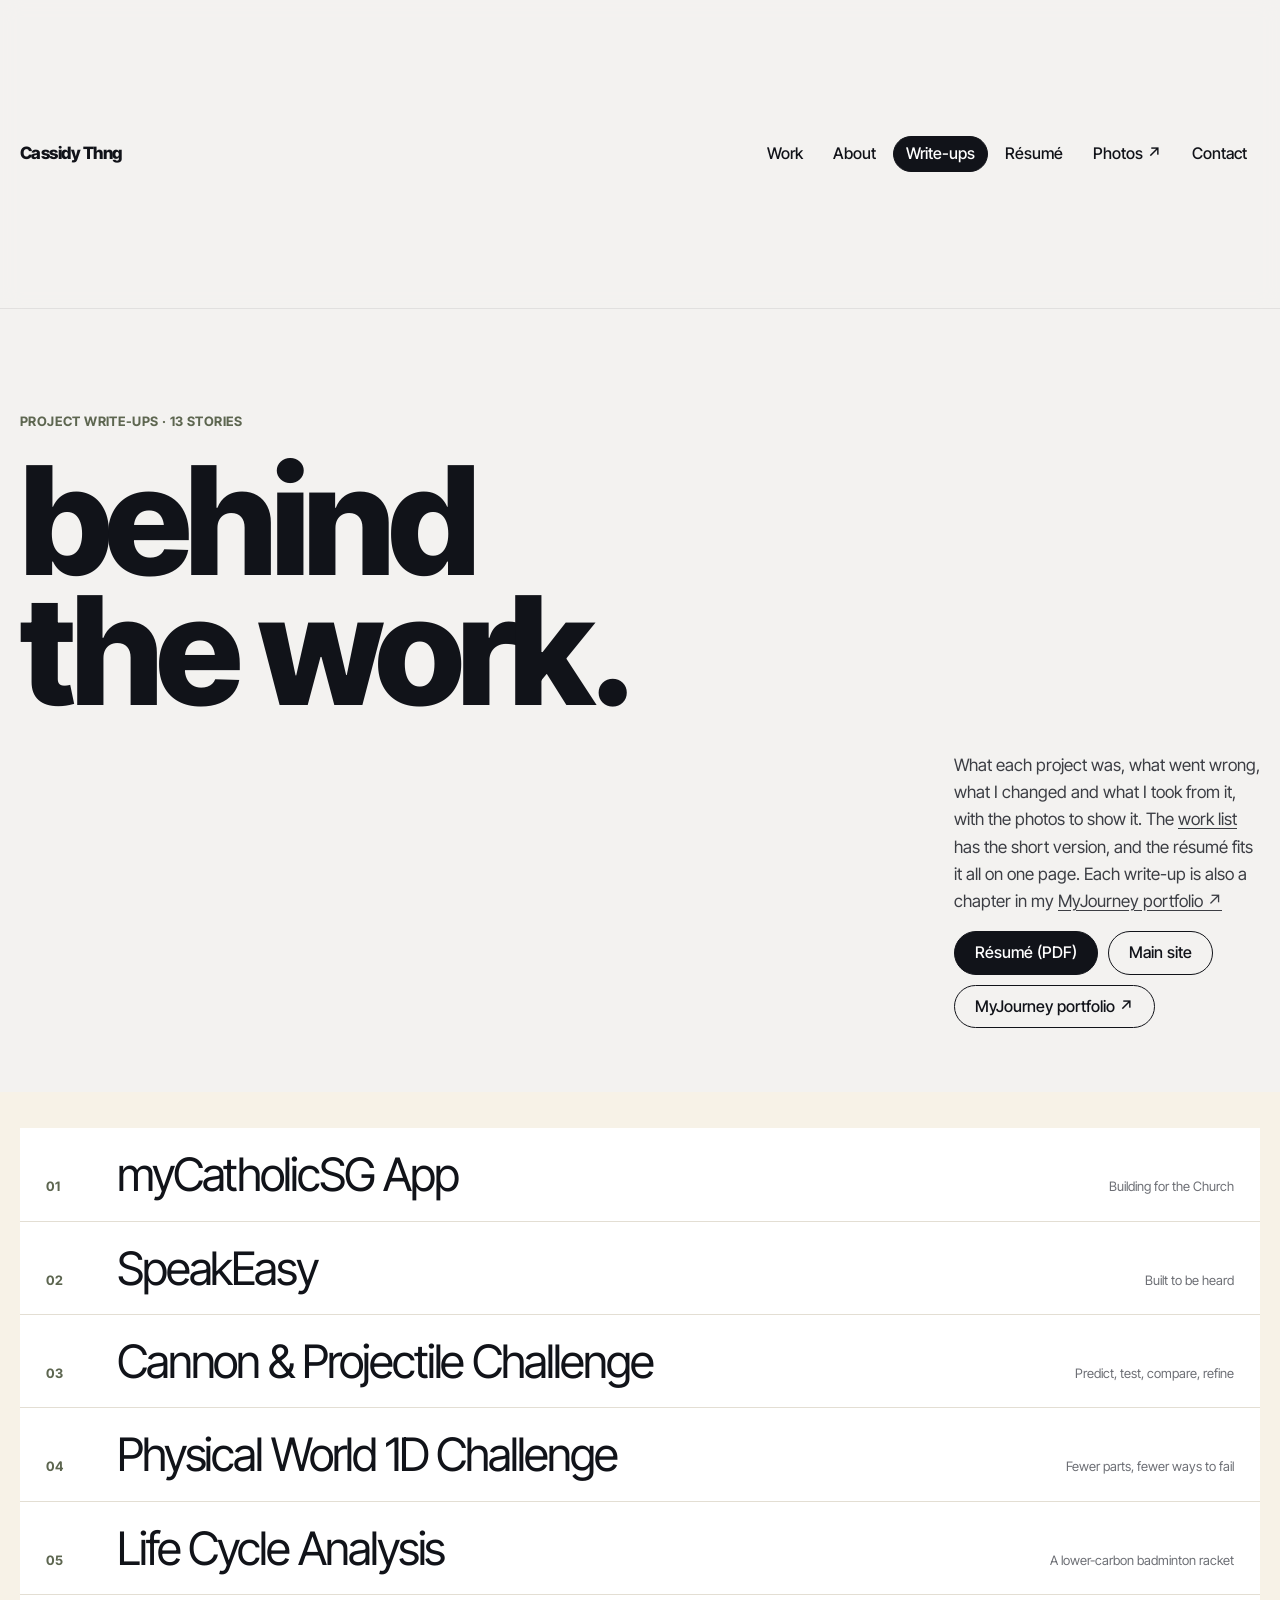
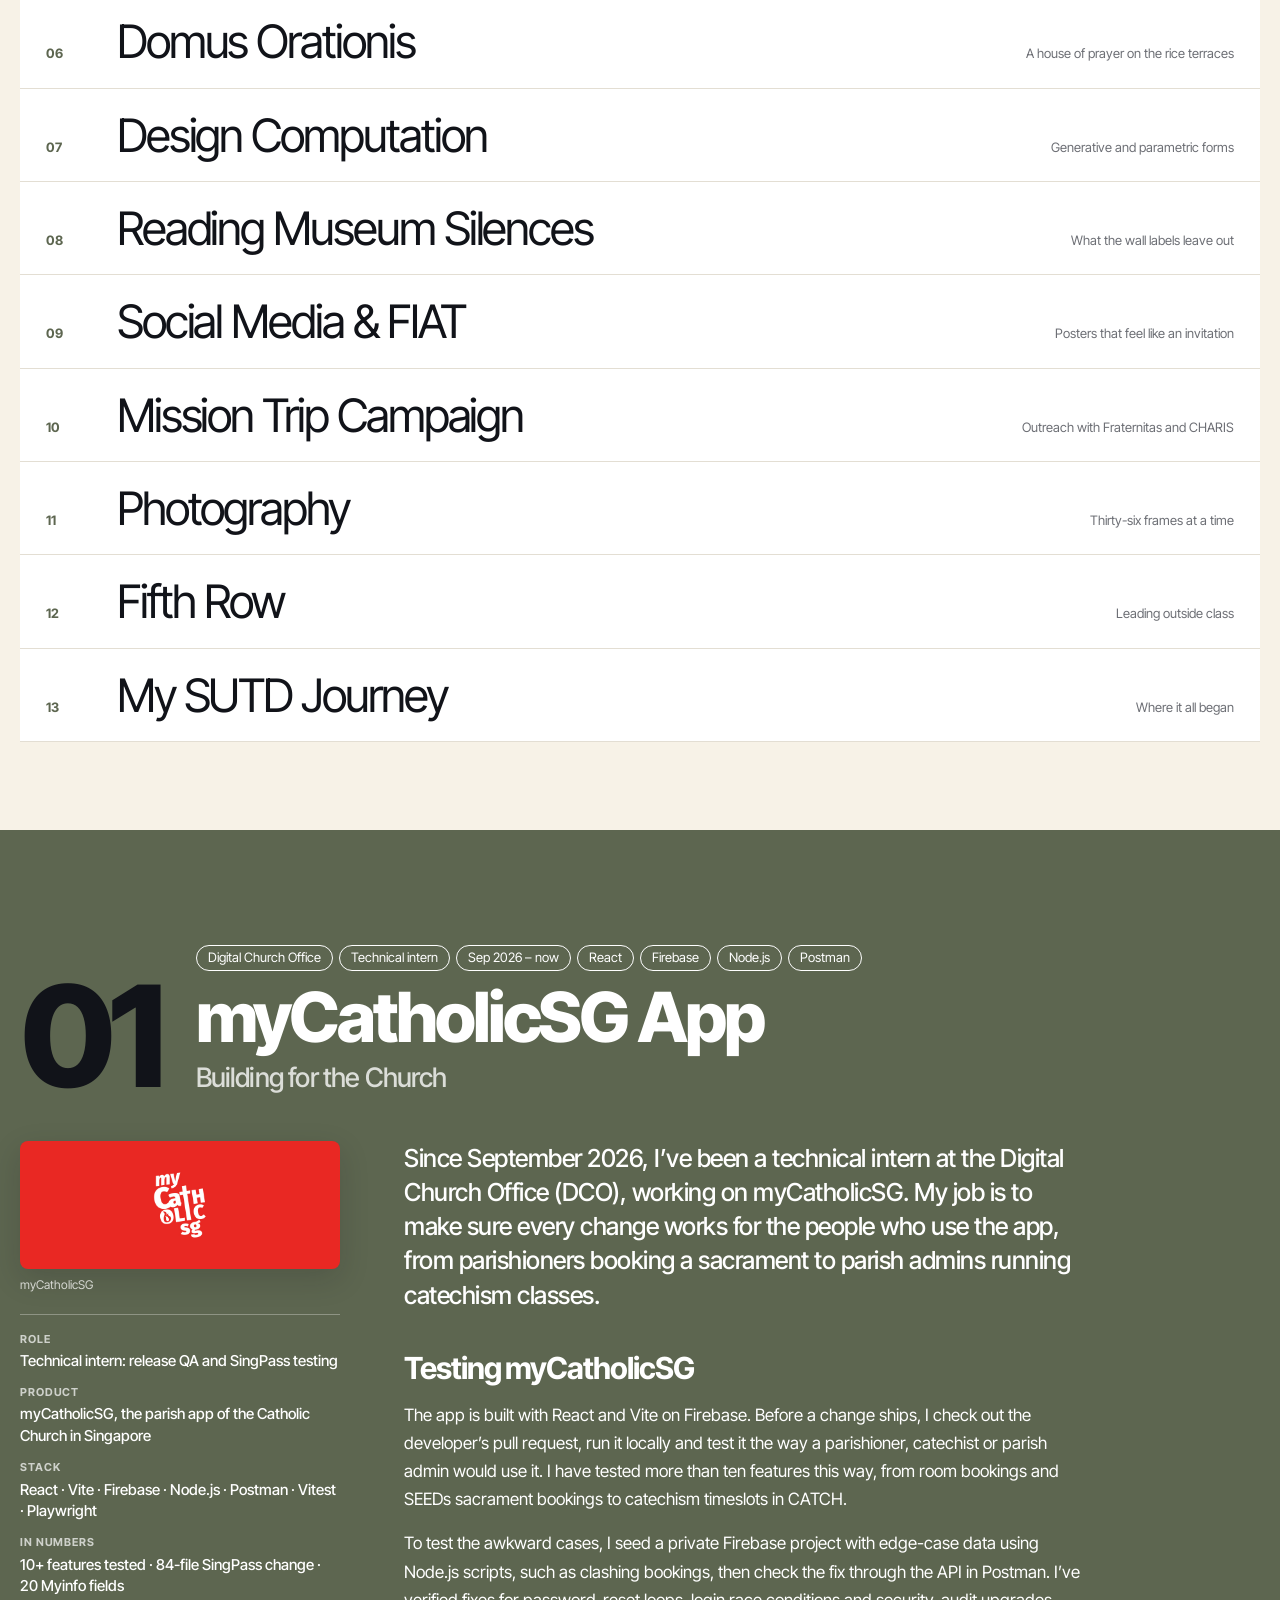
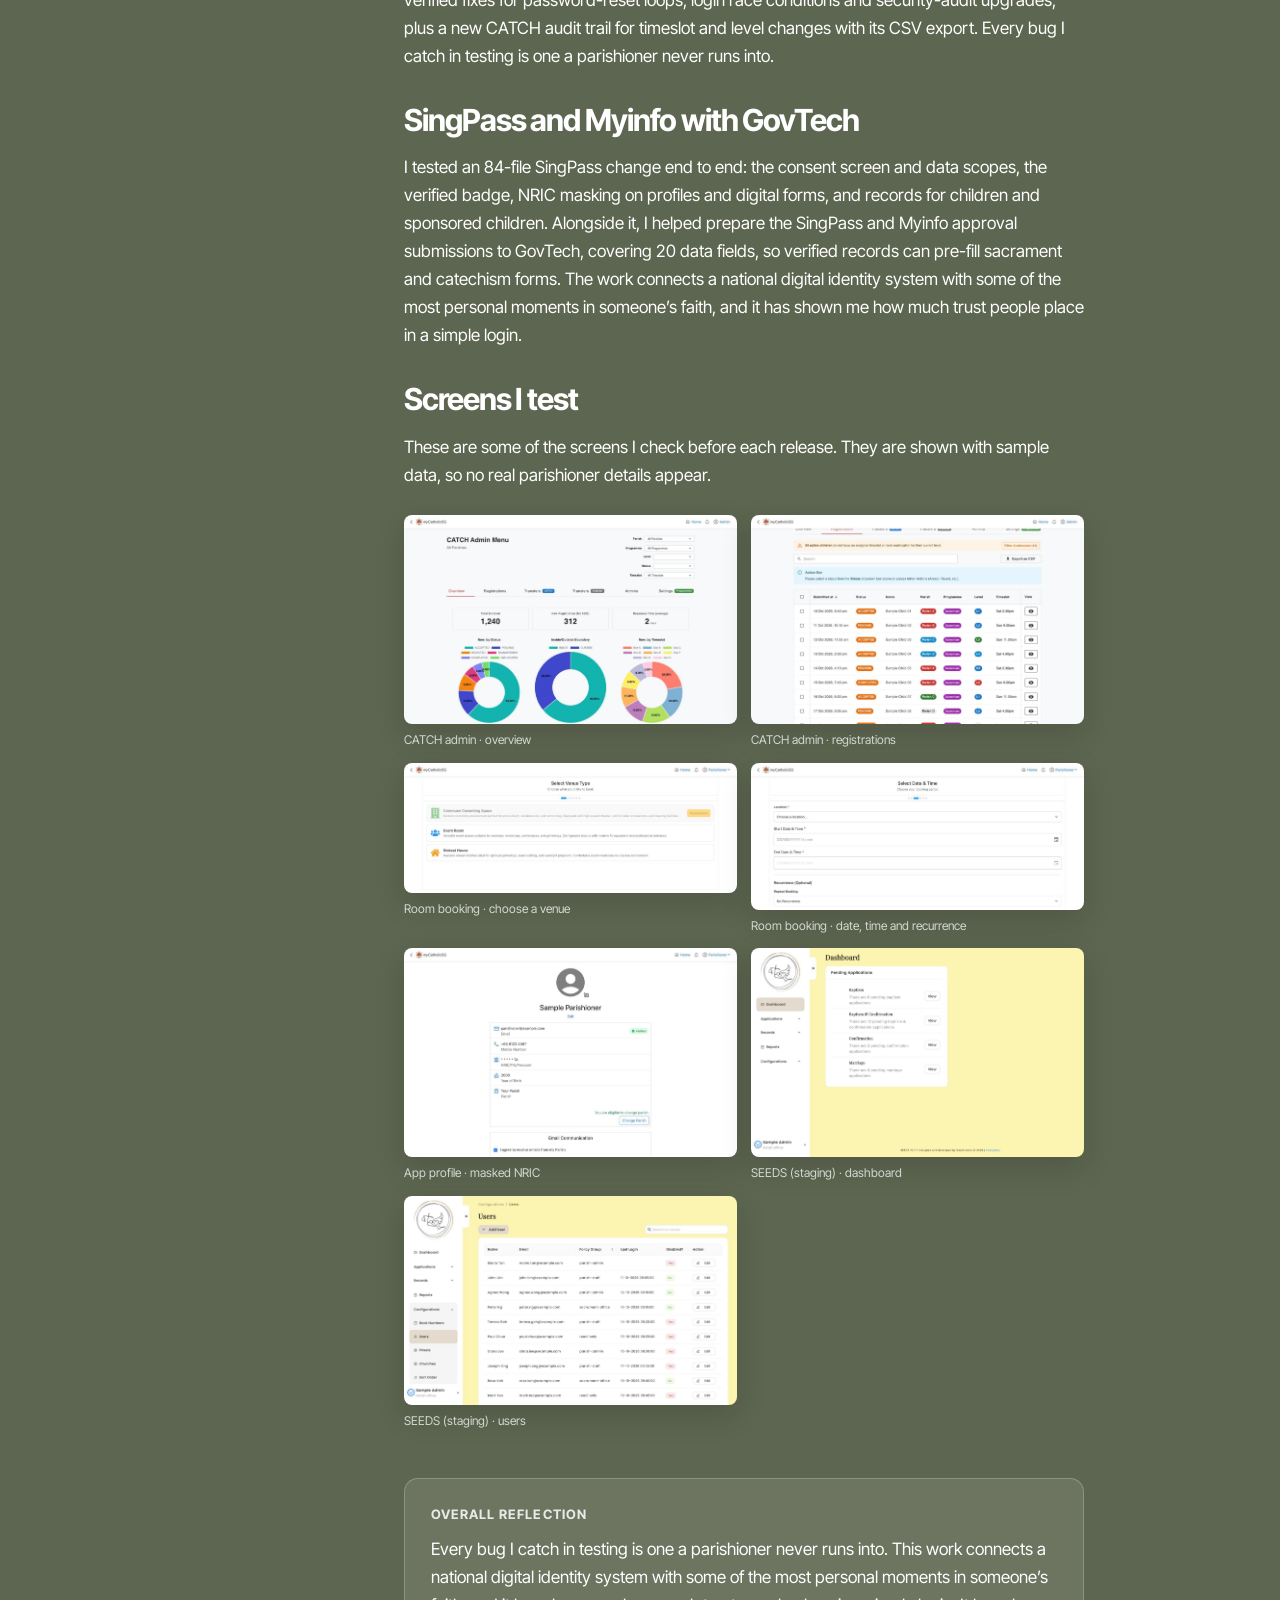
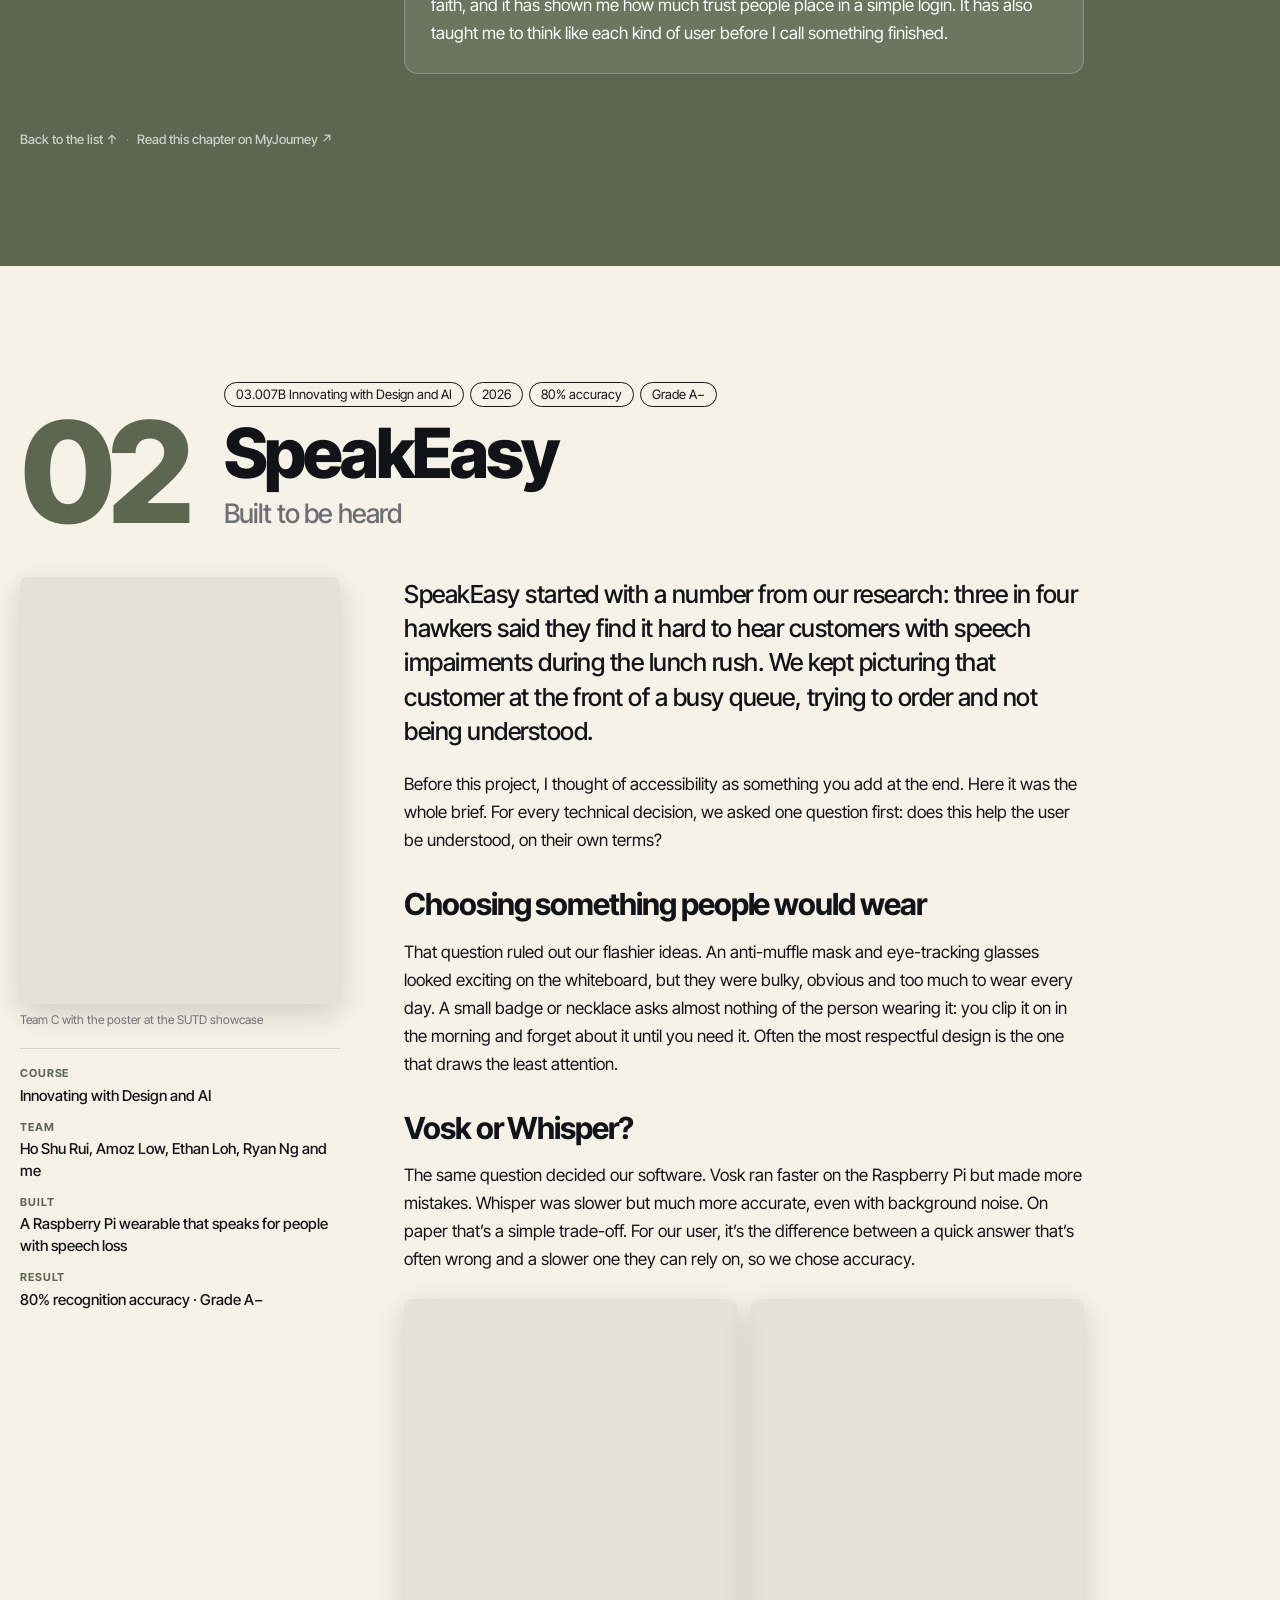
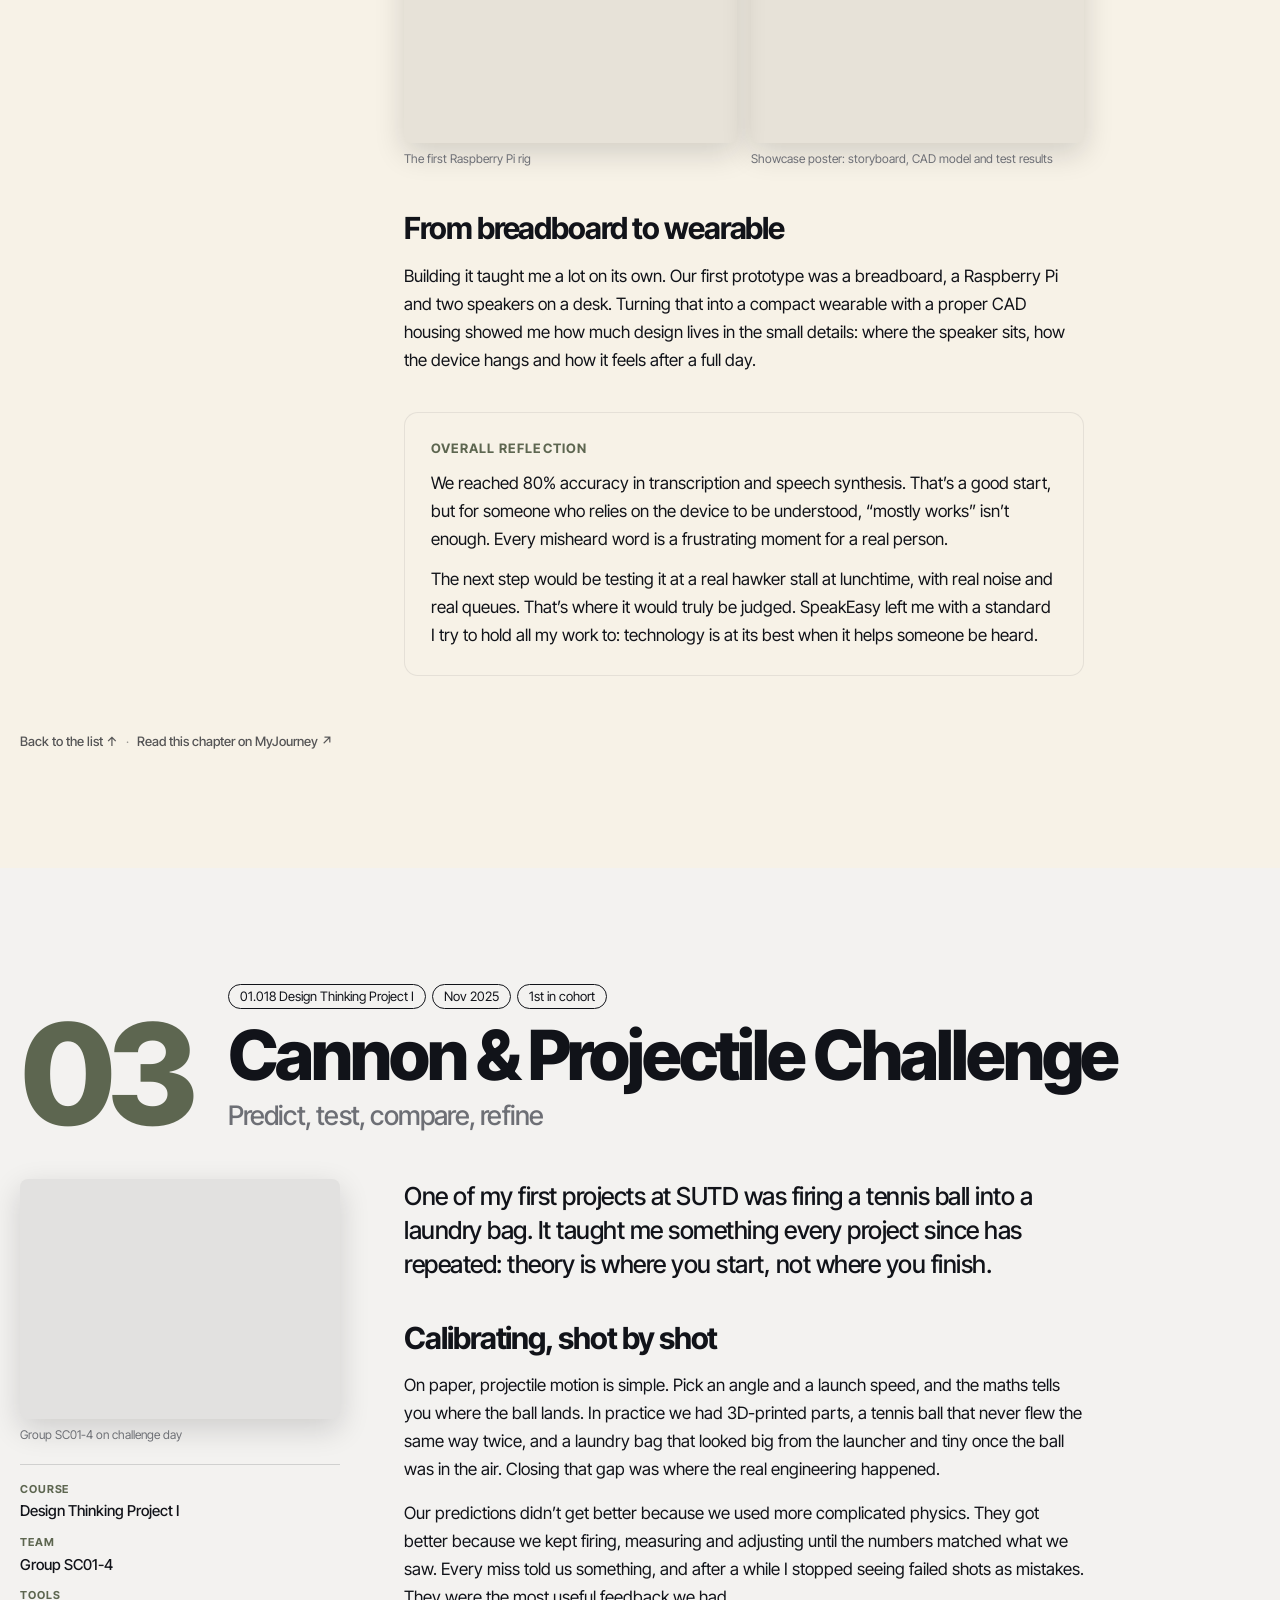
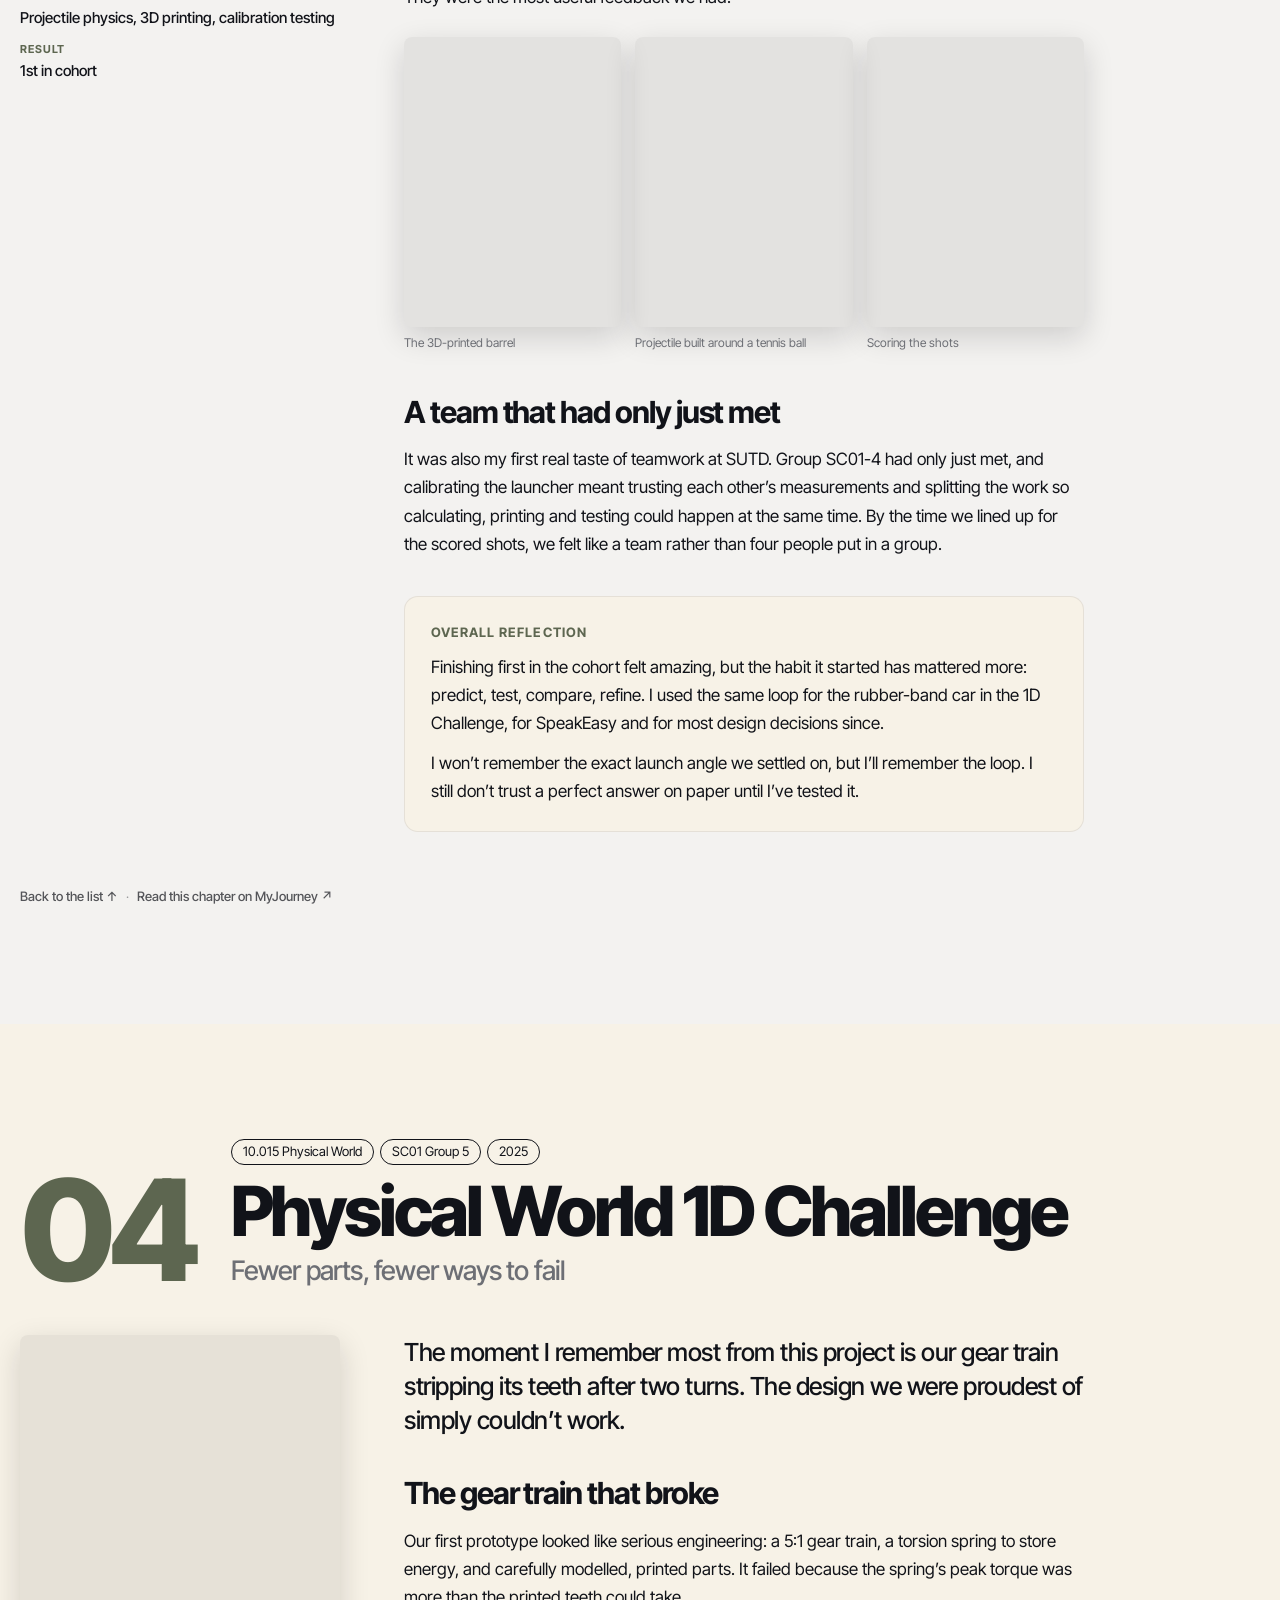
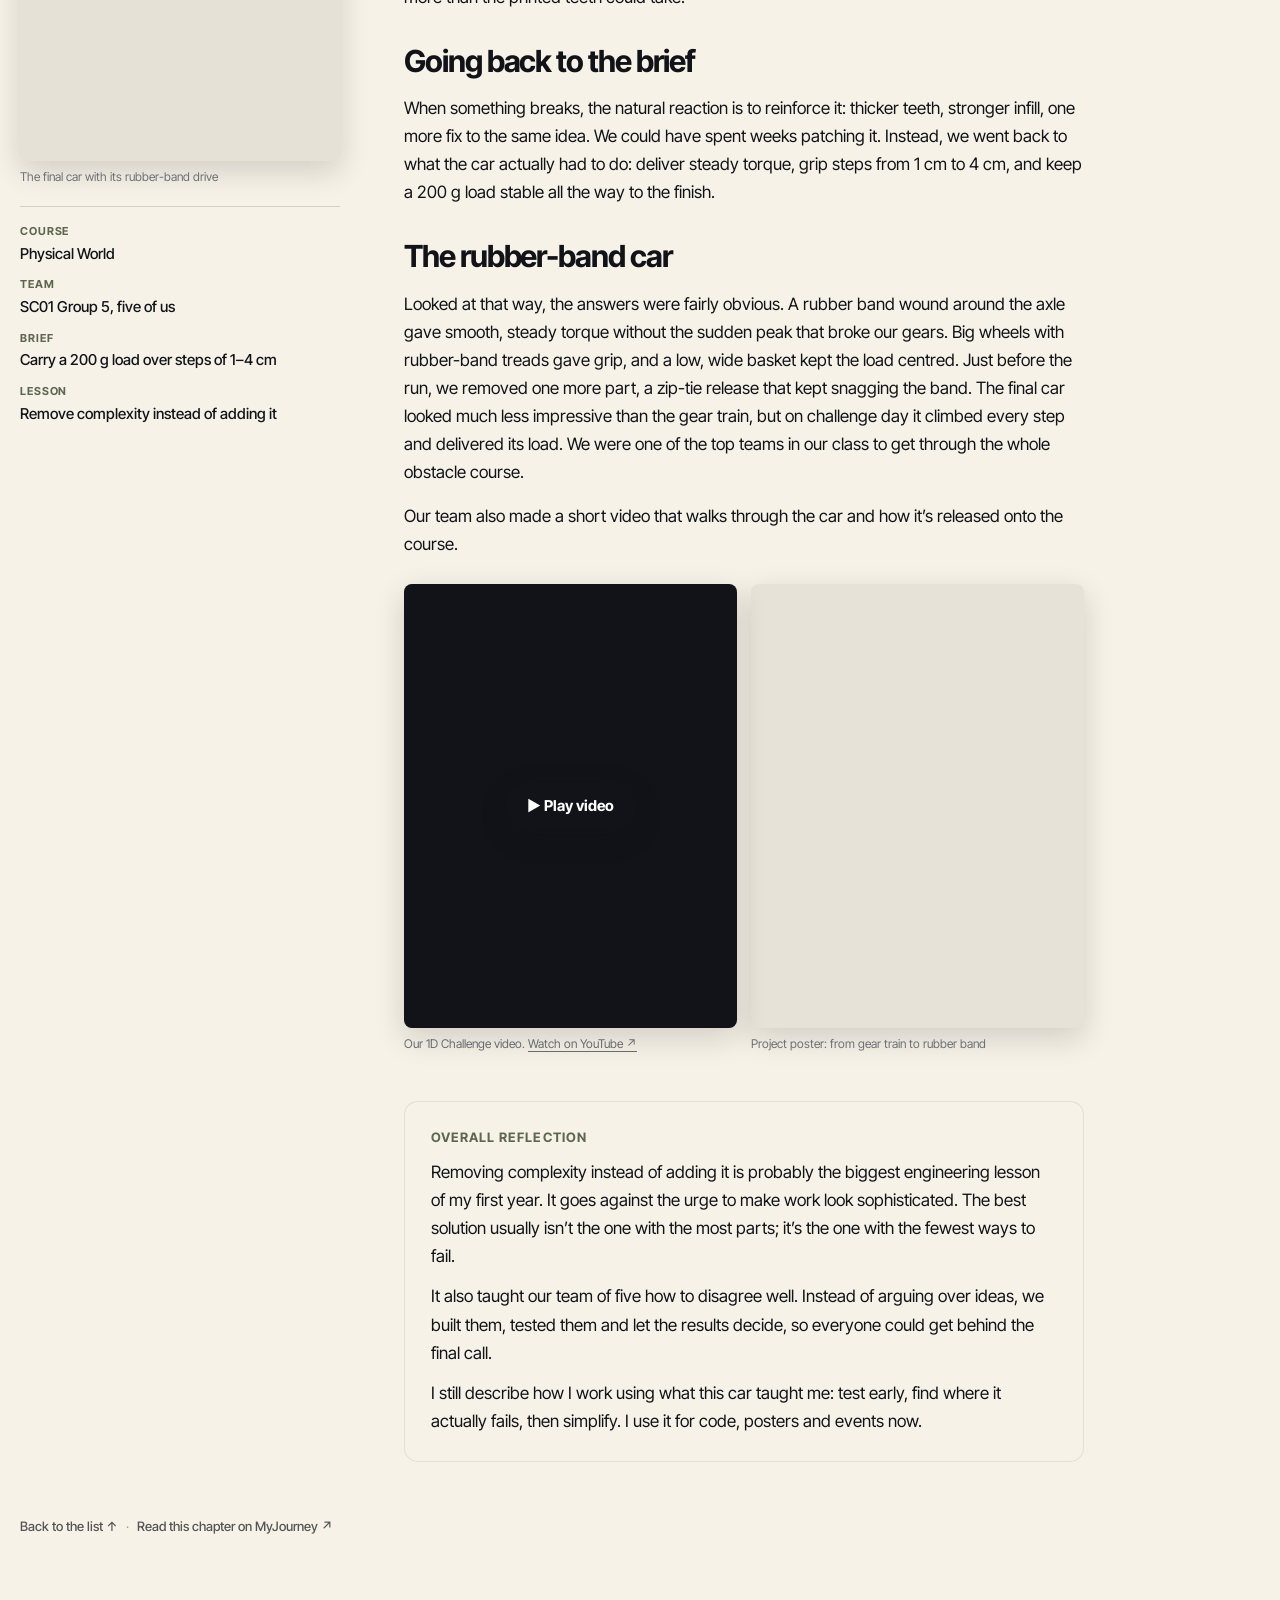
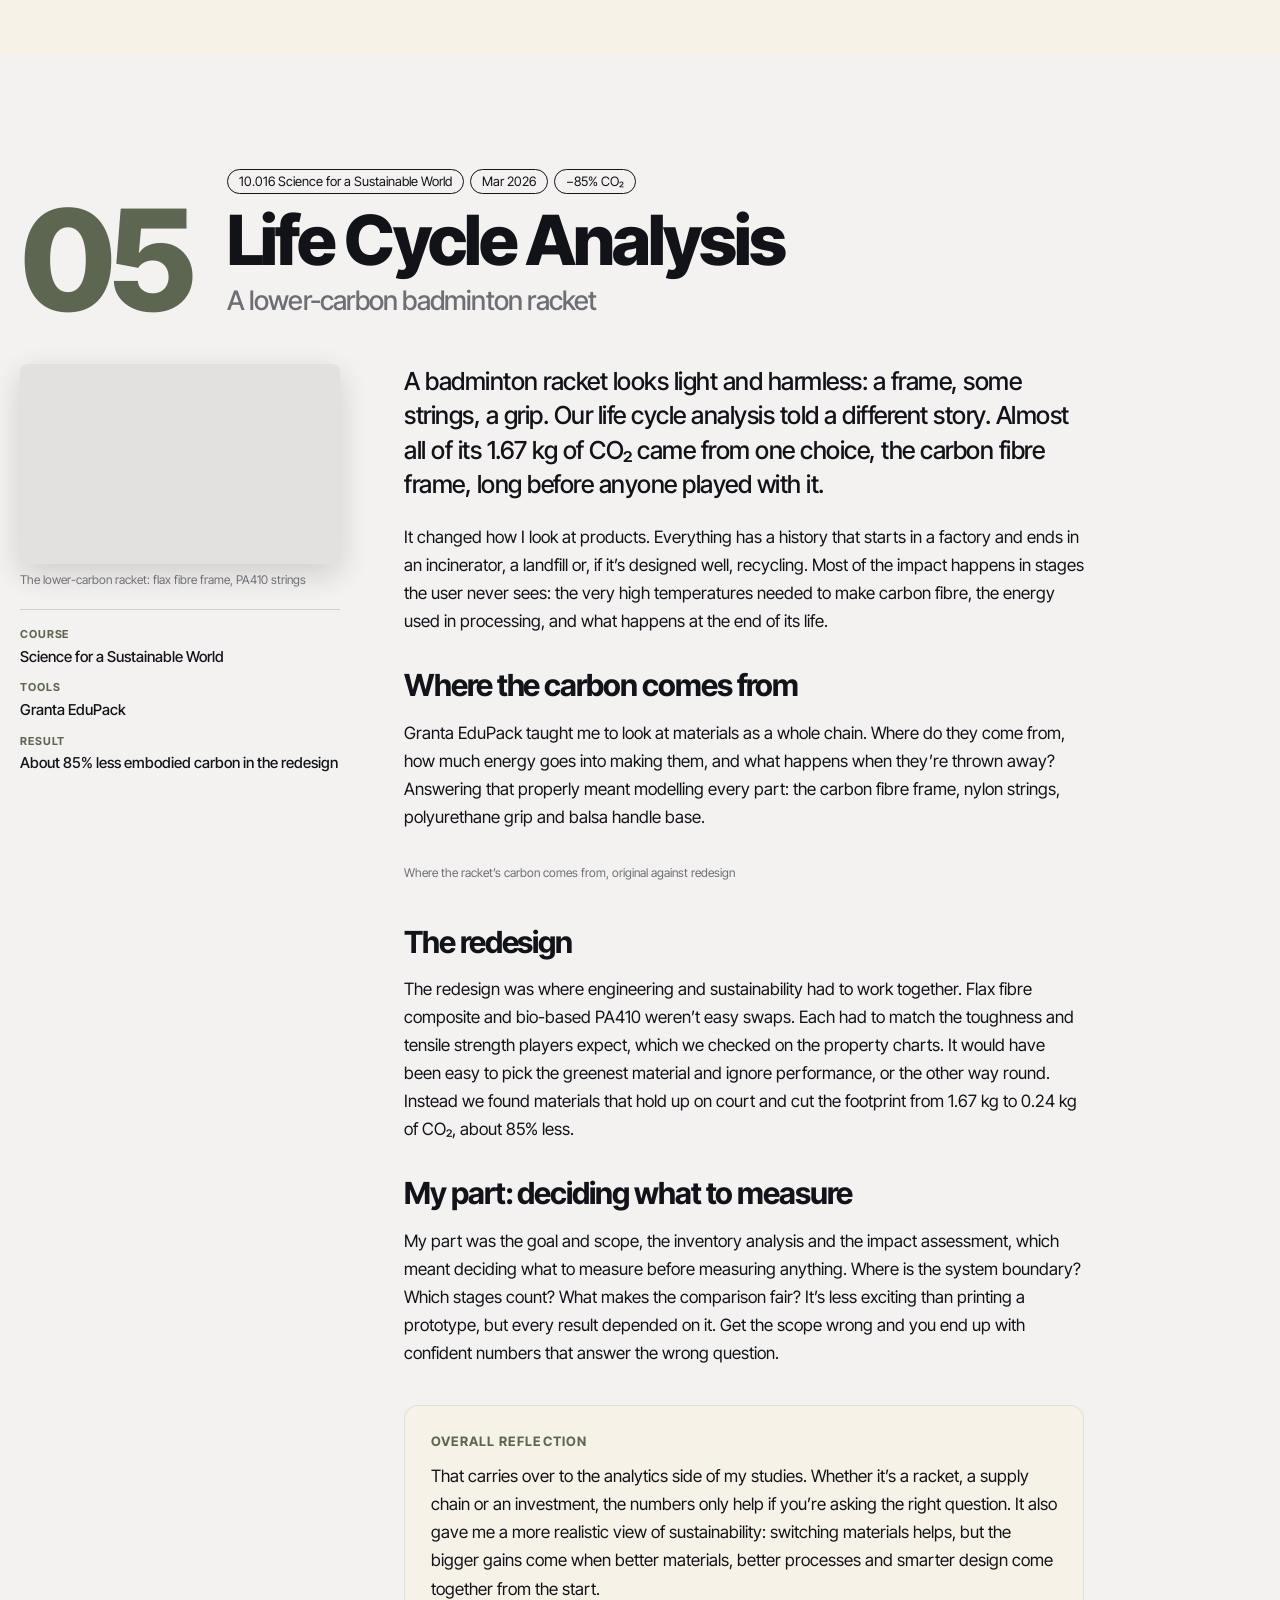
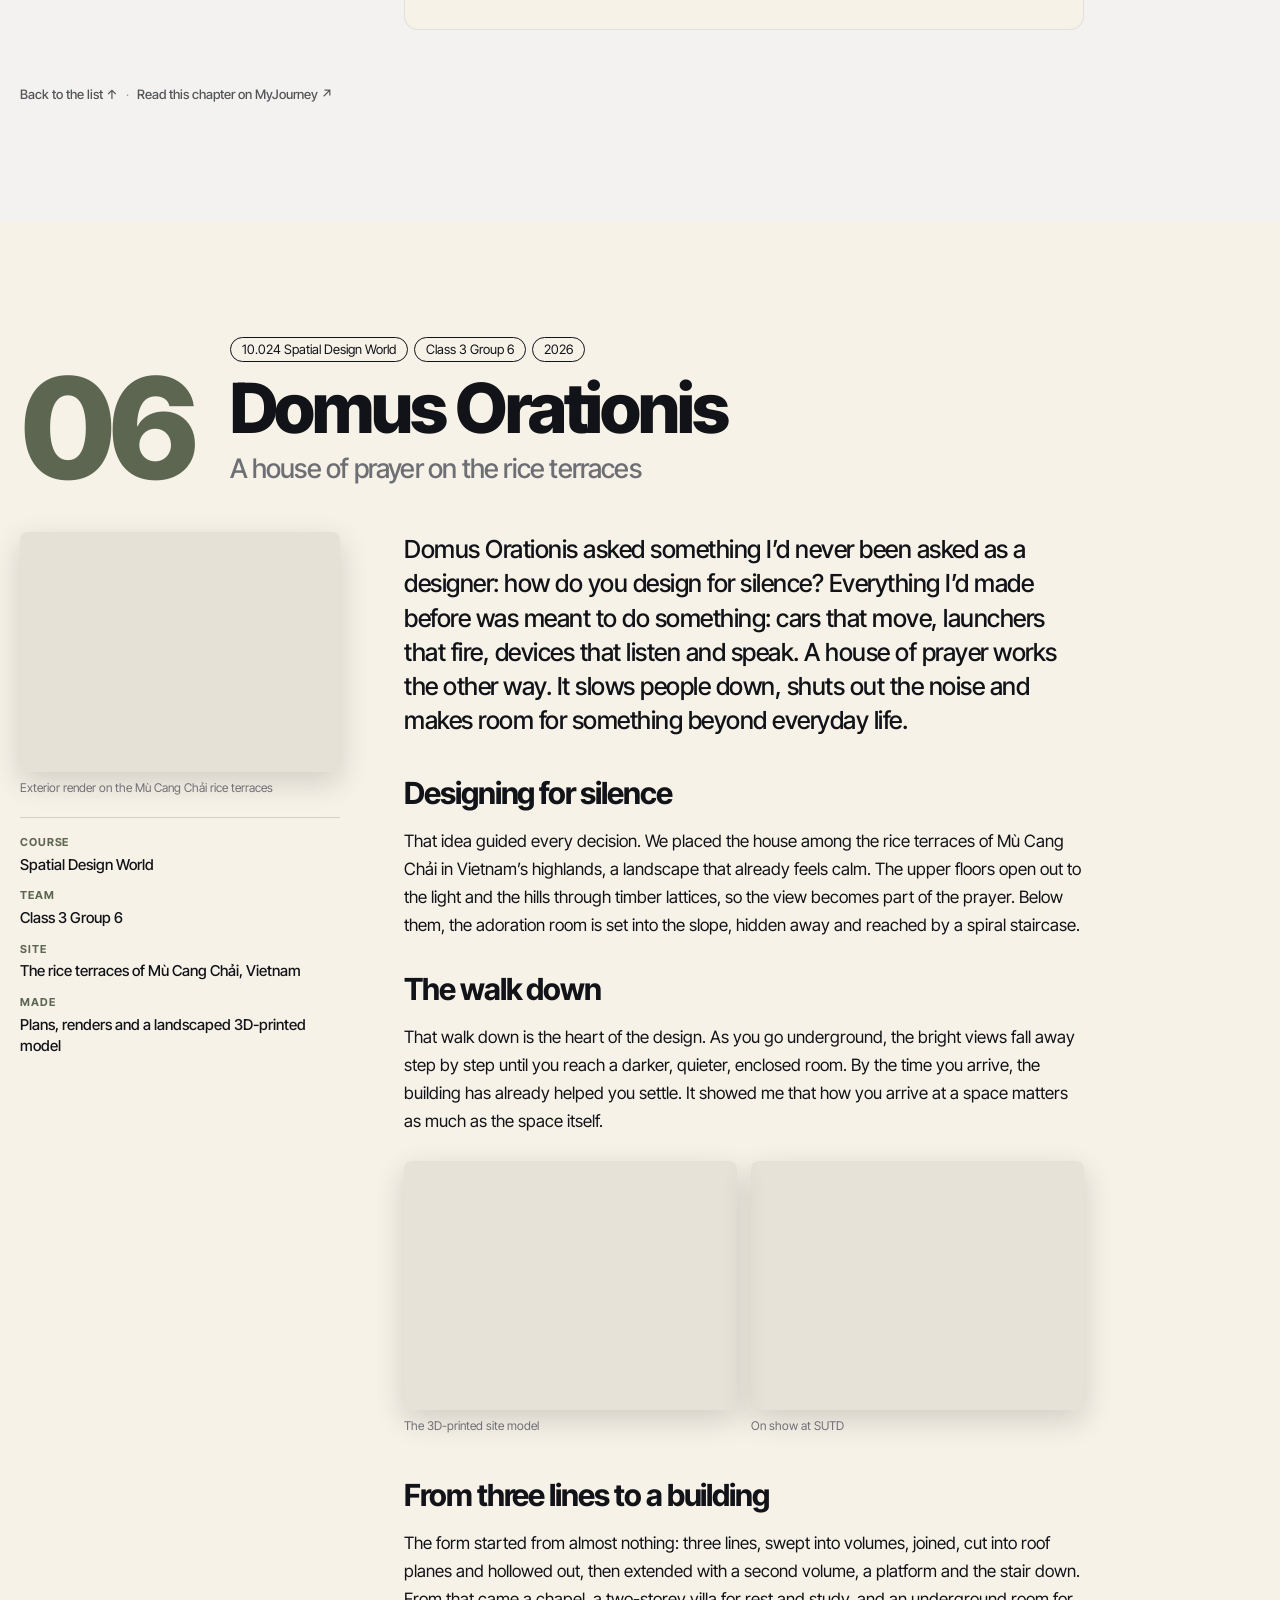
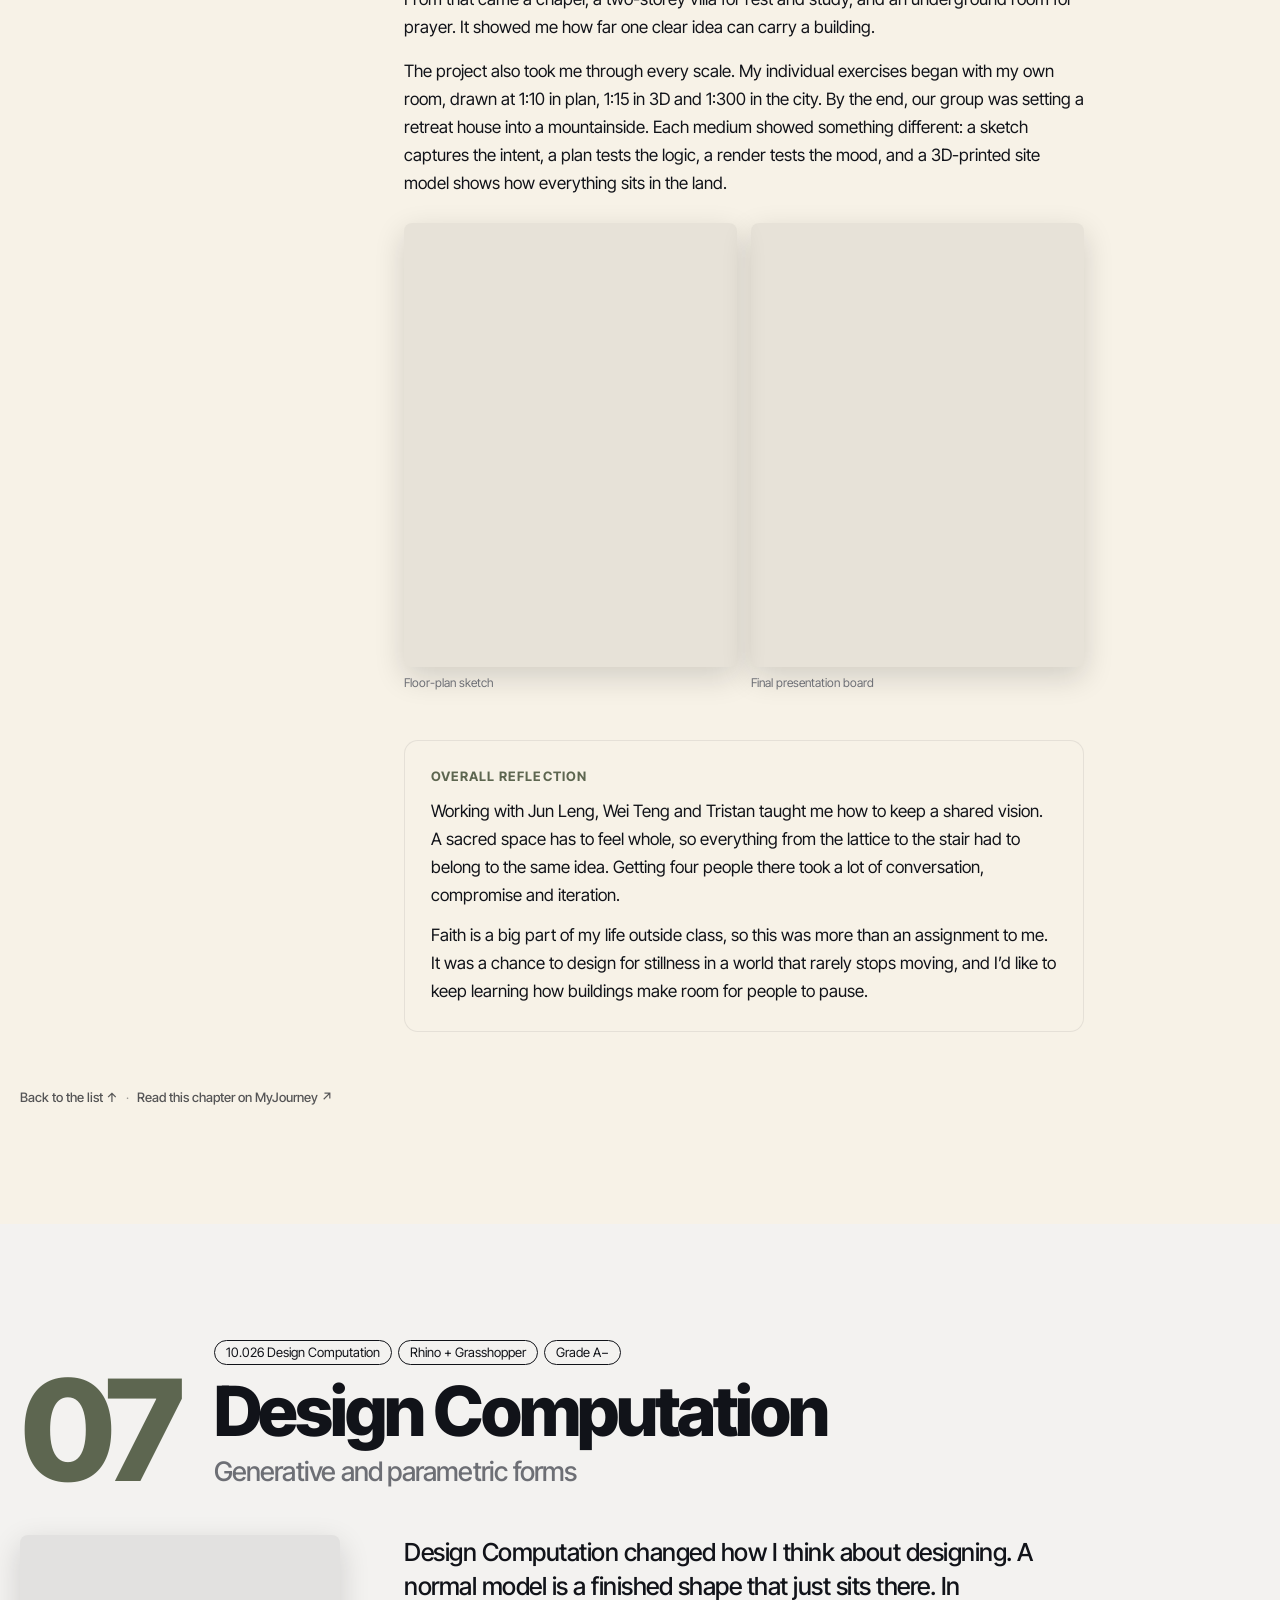
<file: journey/index.html>
<!doctype html>
<html lang="en"><head><meta charset="utf-8"><title>Project write-ups · Cassidy Thng</title>
<meta http-equiv="refresh" content="0; url=projects.html"><link rel="canonical" href="projects.html"></head>
<body style="font-family:sans-serif;background:#f3f2f0"><p><a href="projects.html">Go to the project write-ups</a></p></body></html>
</file>
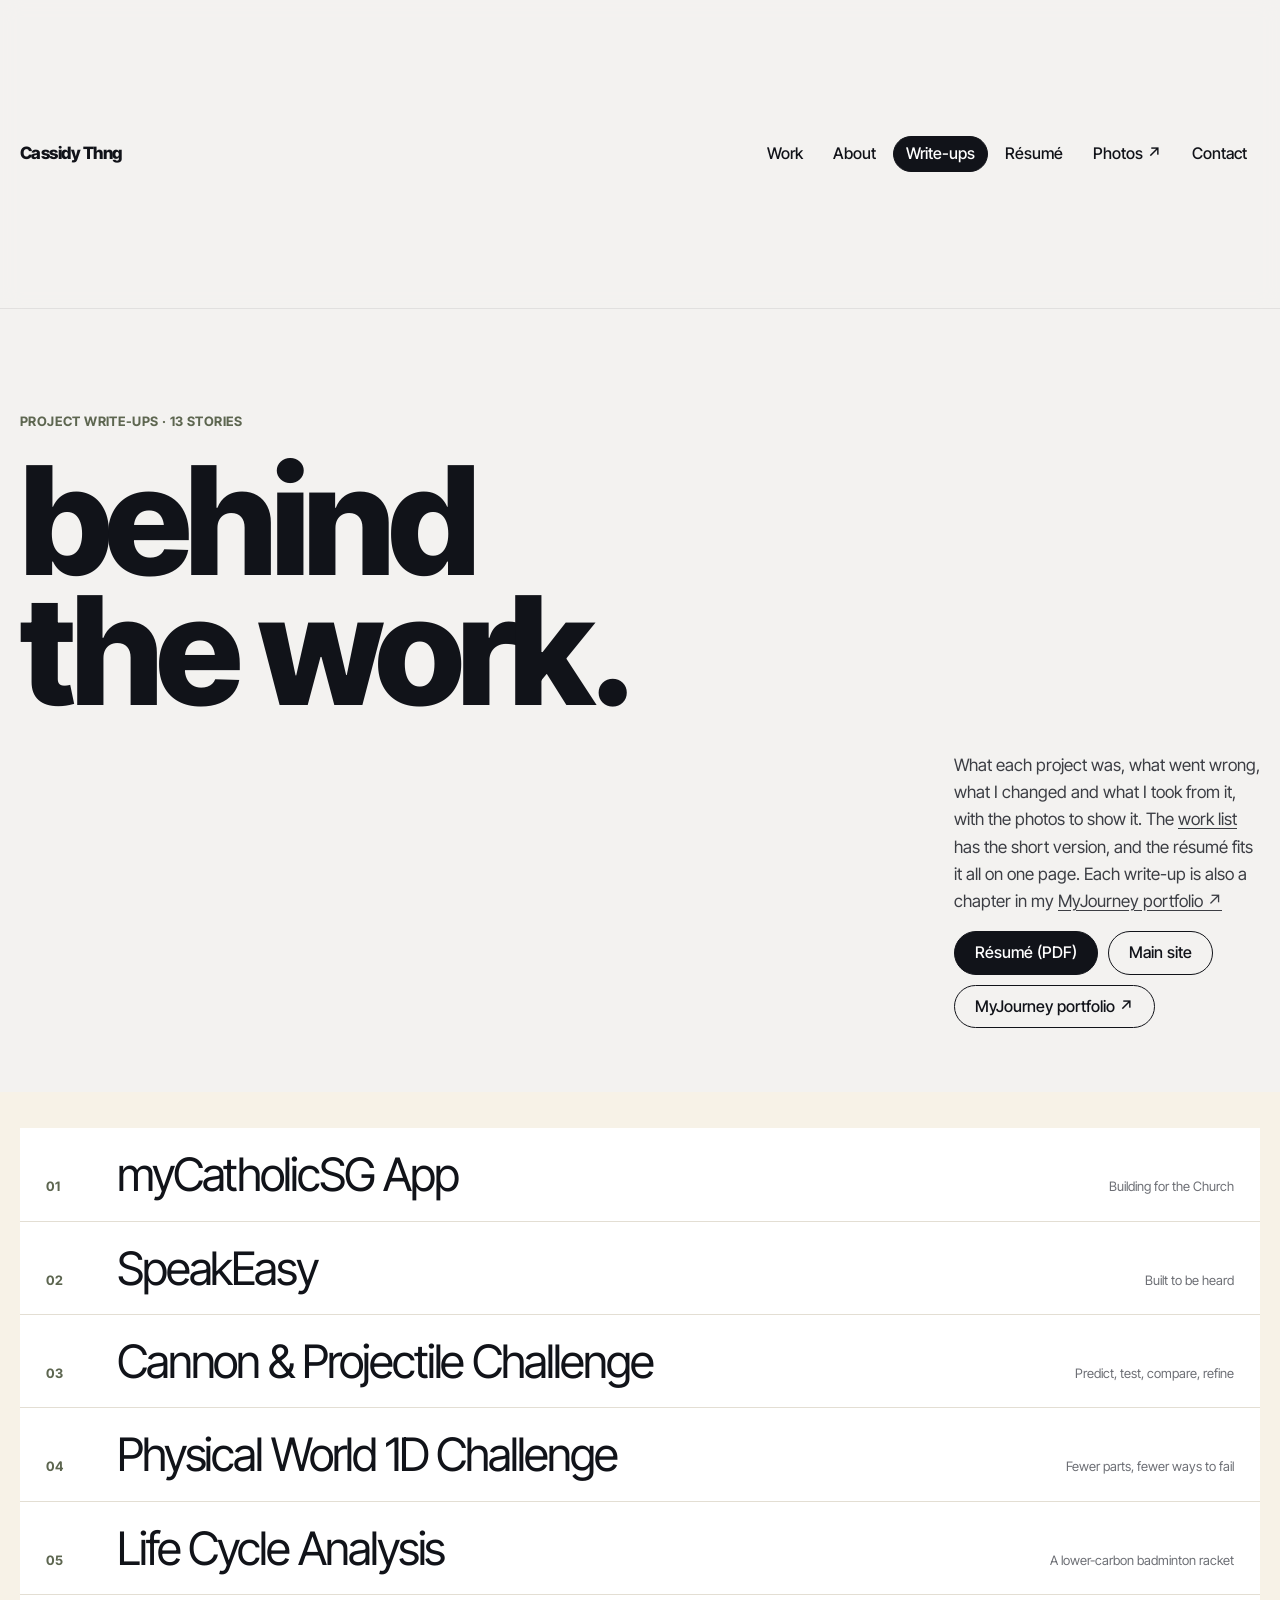
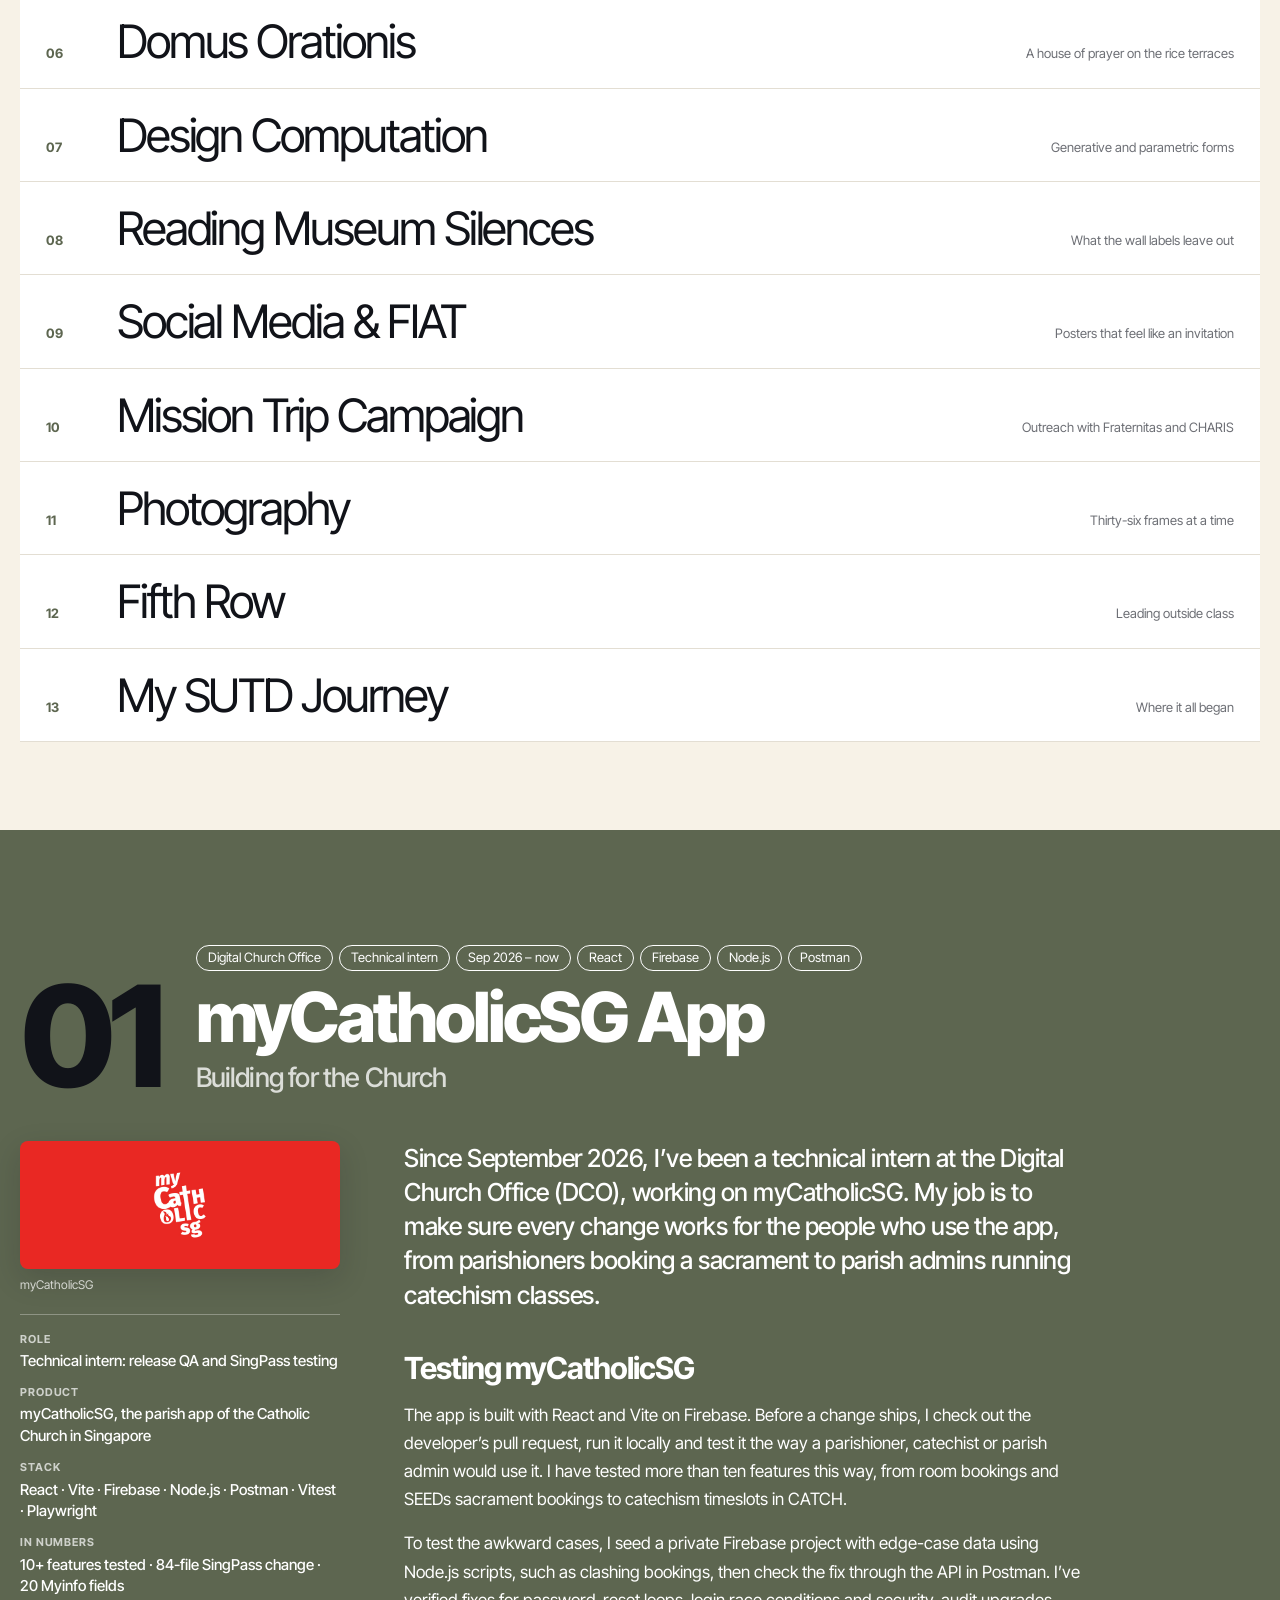
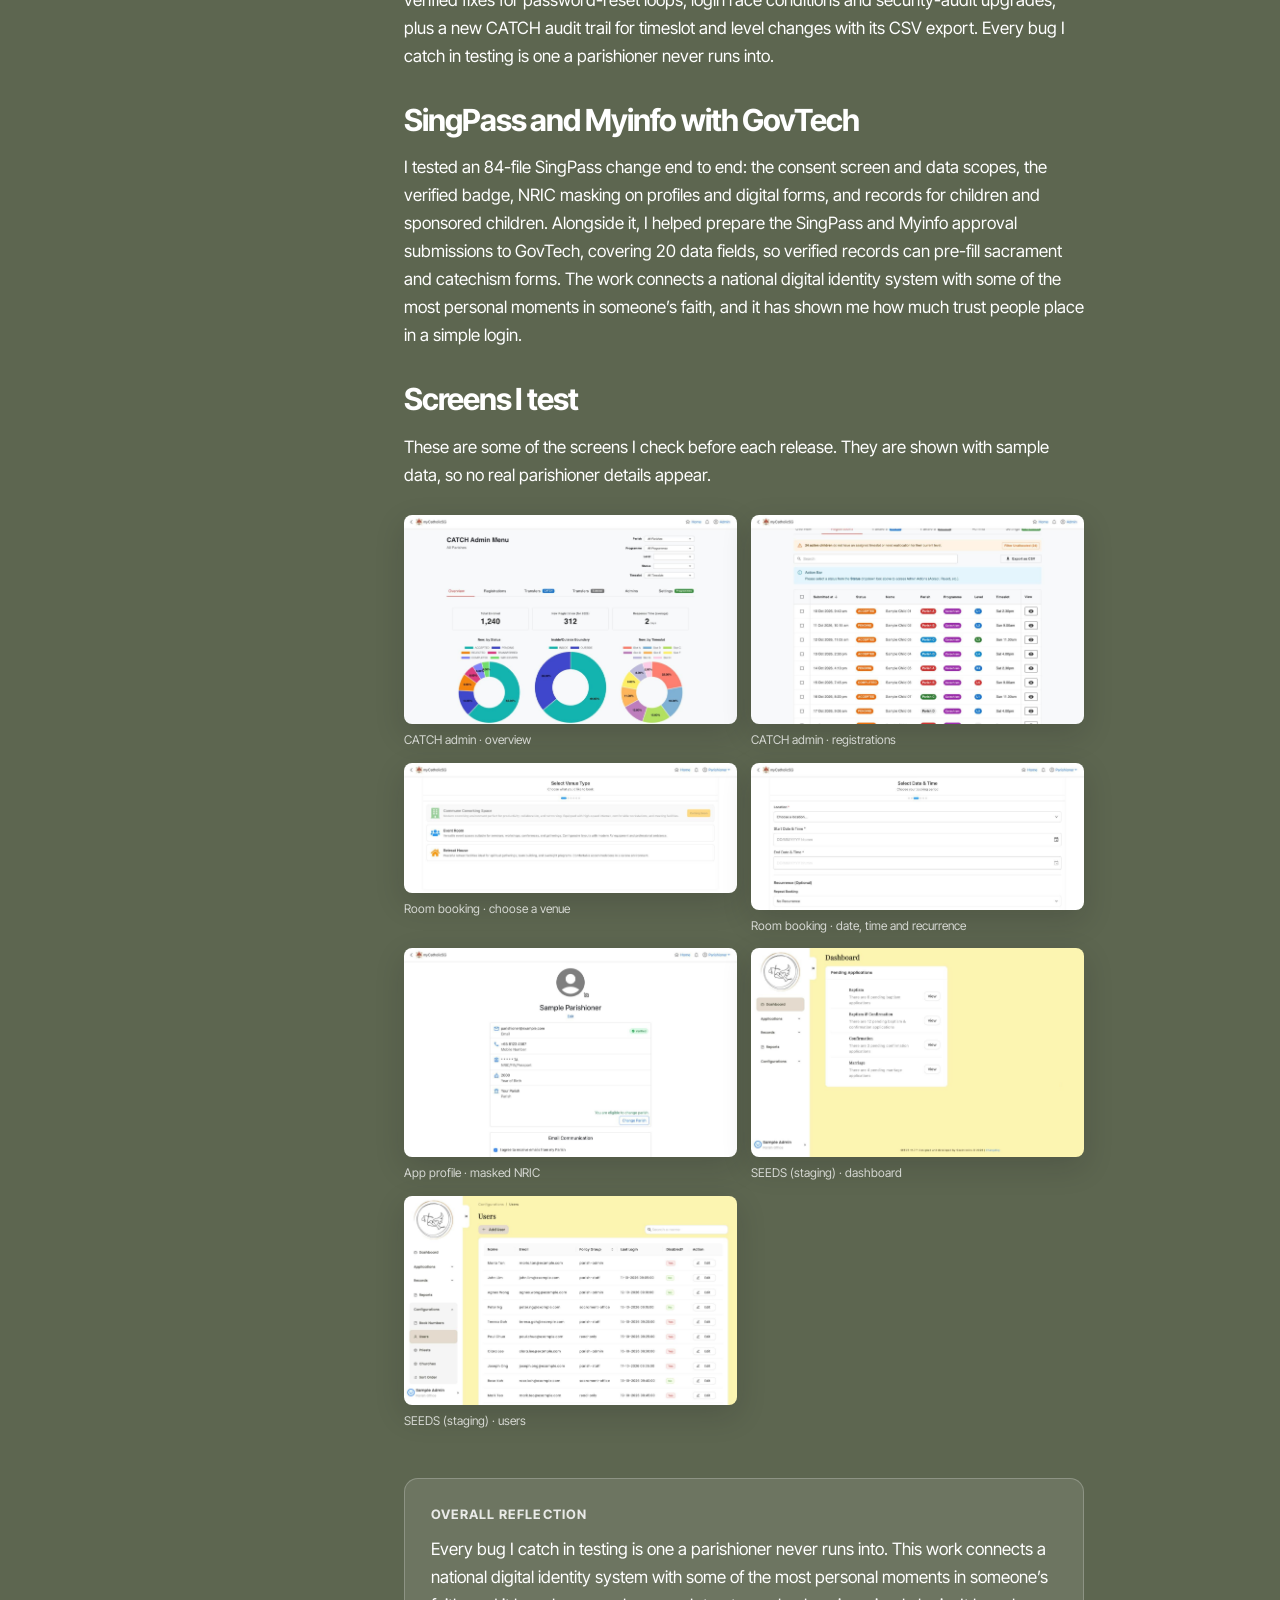
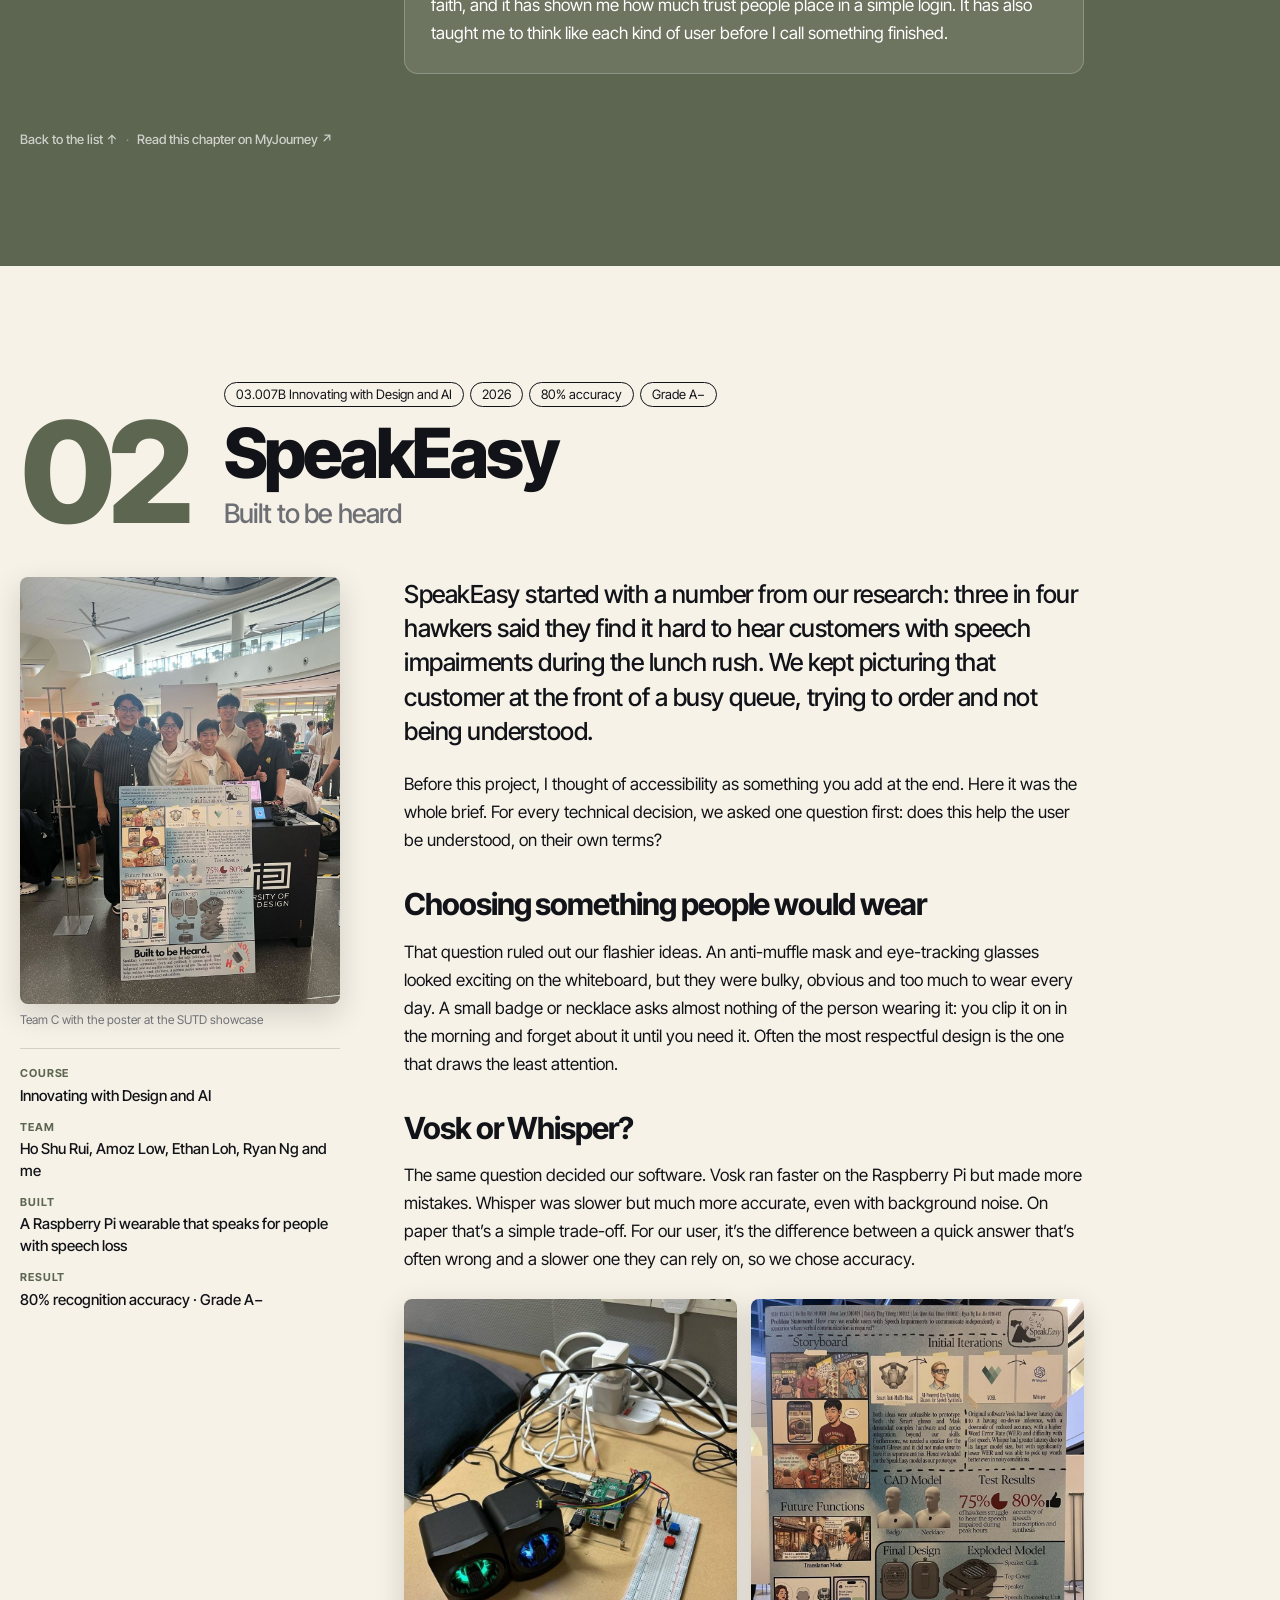
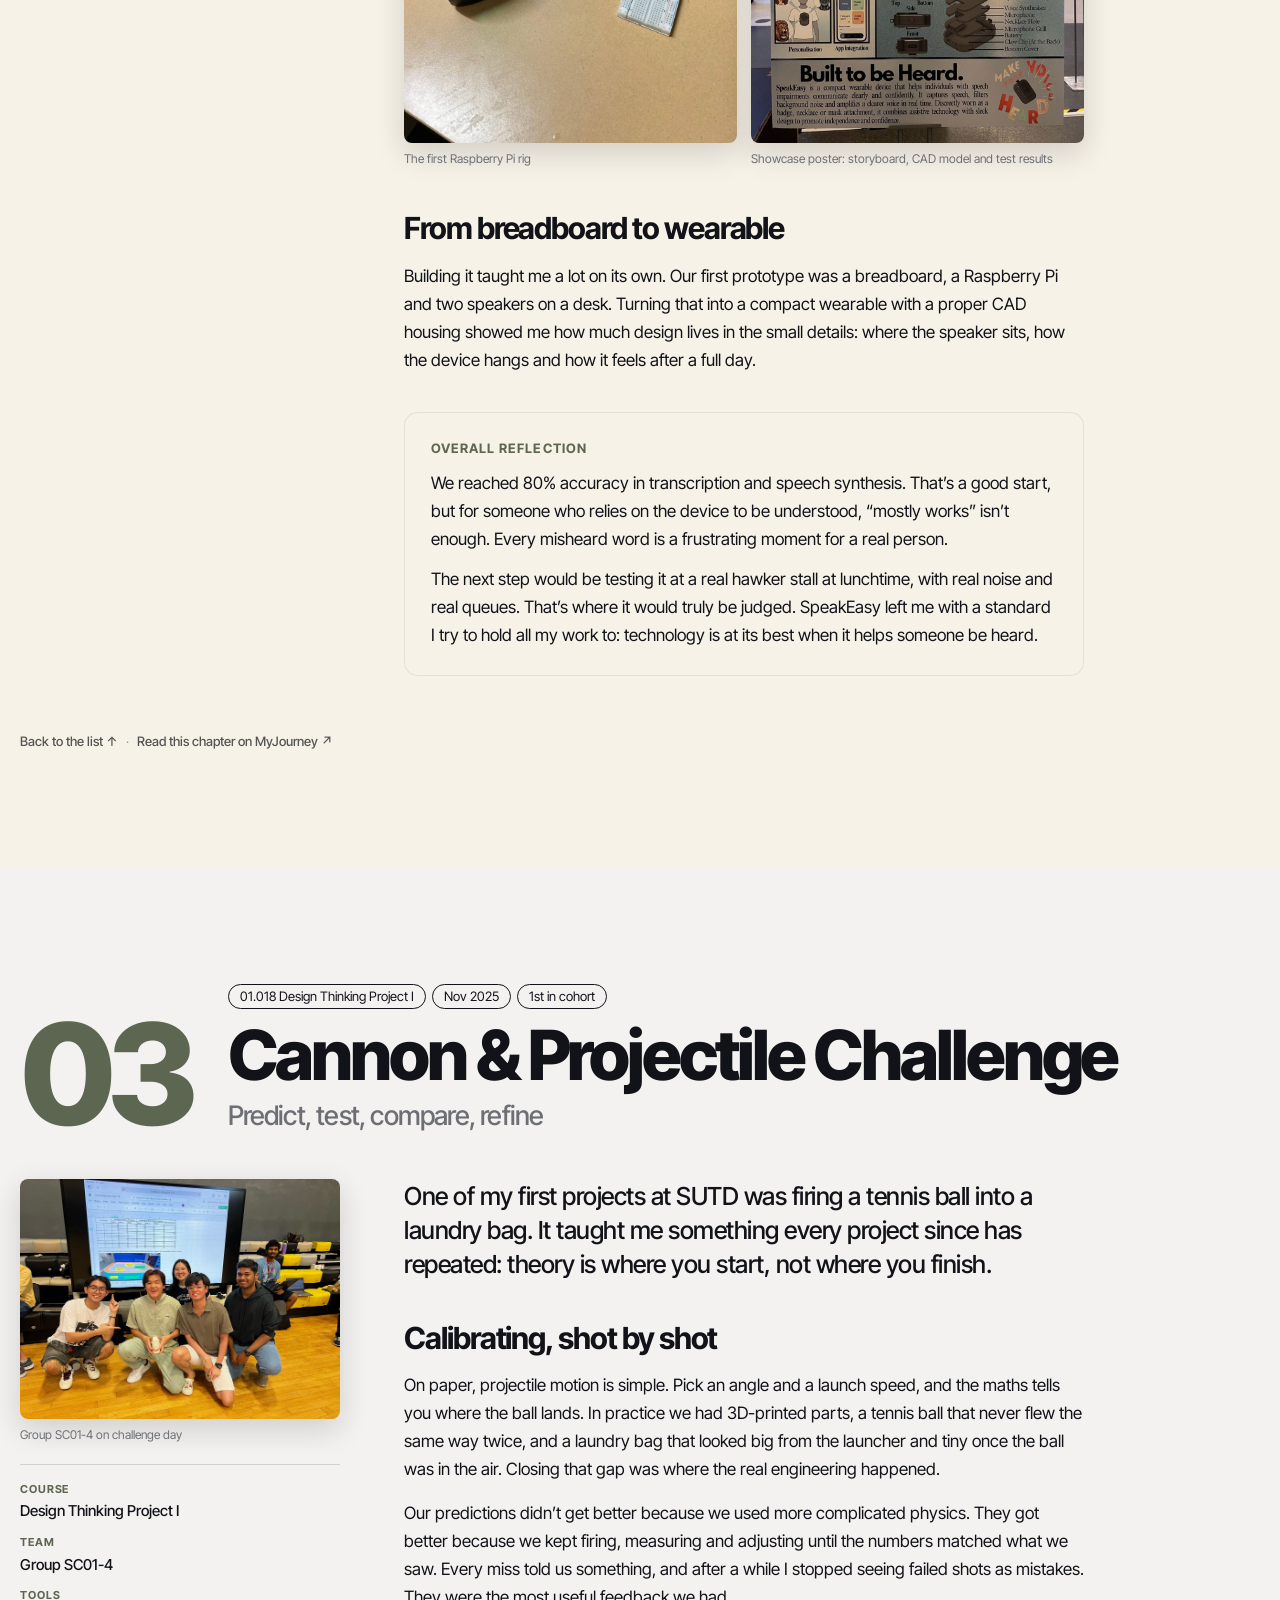
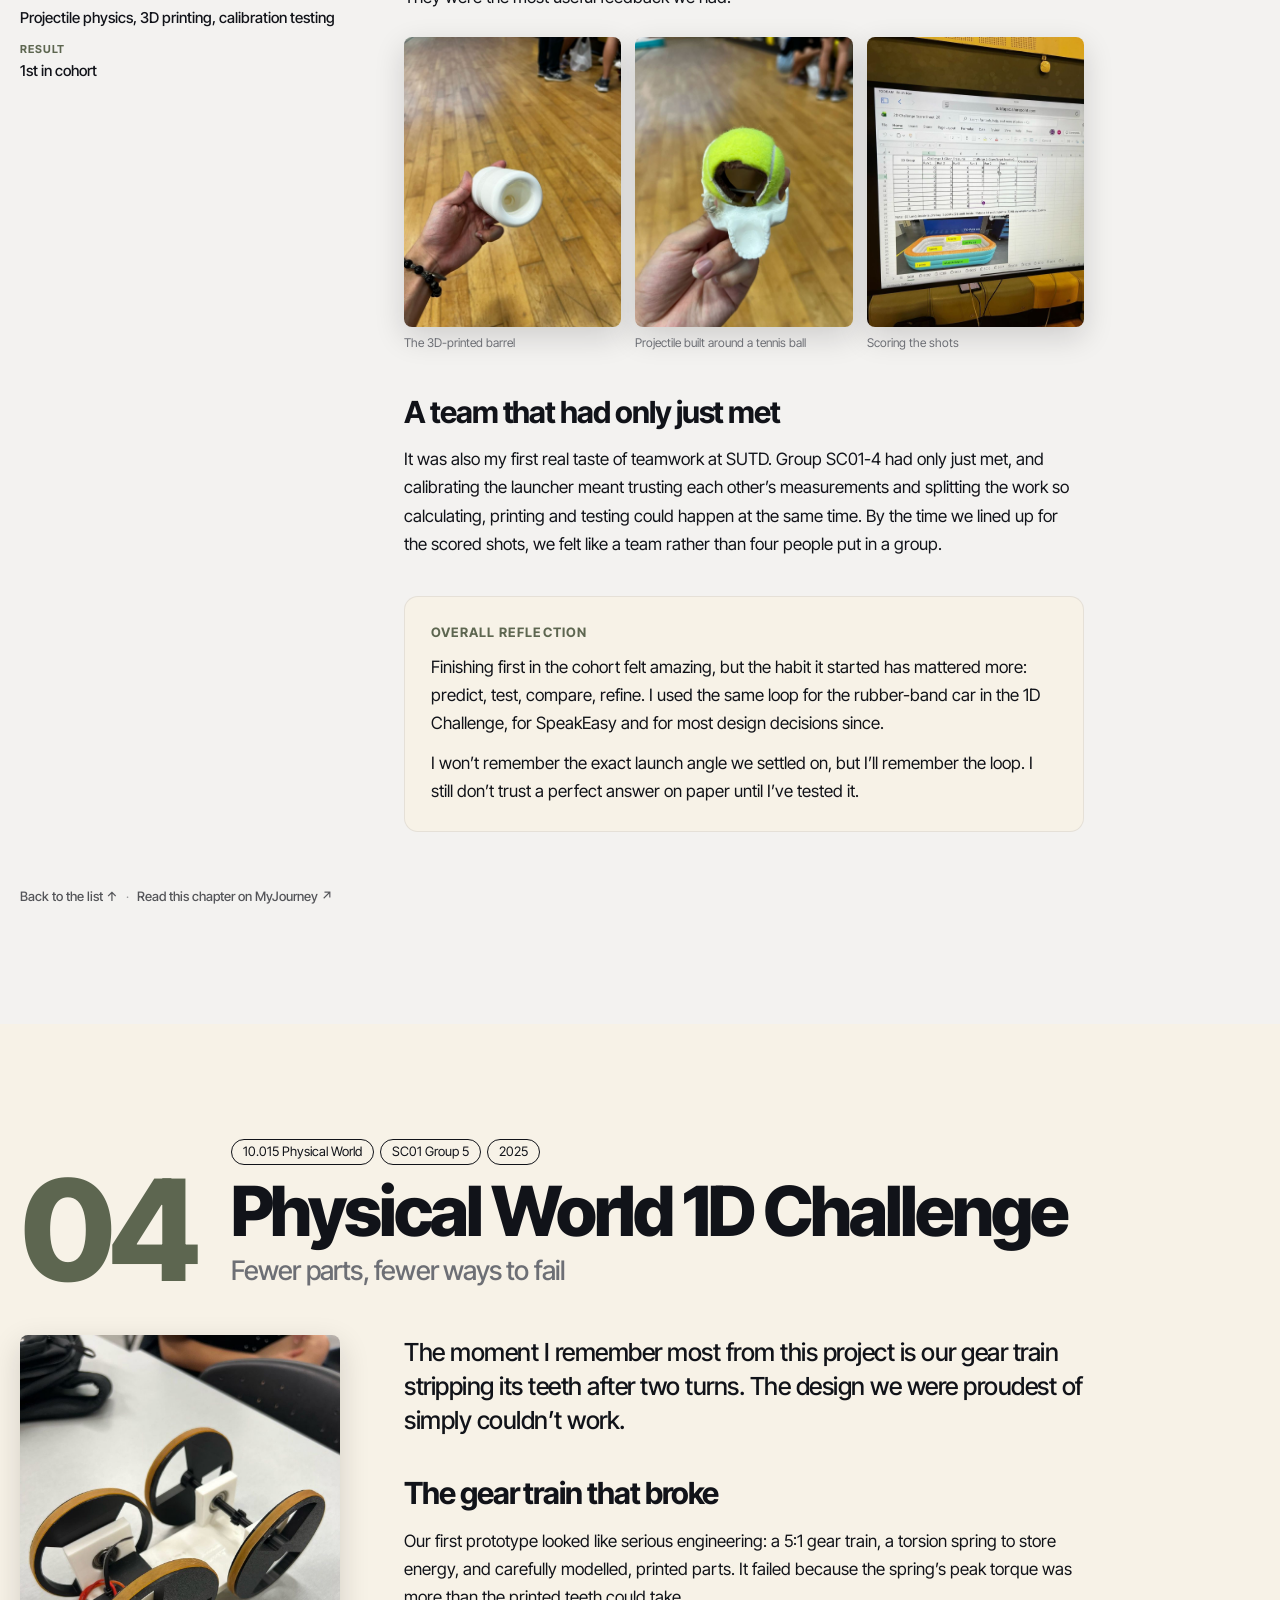
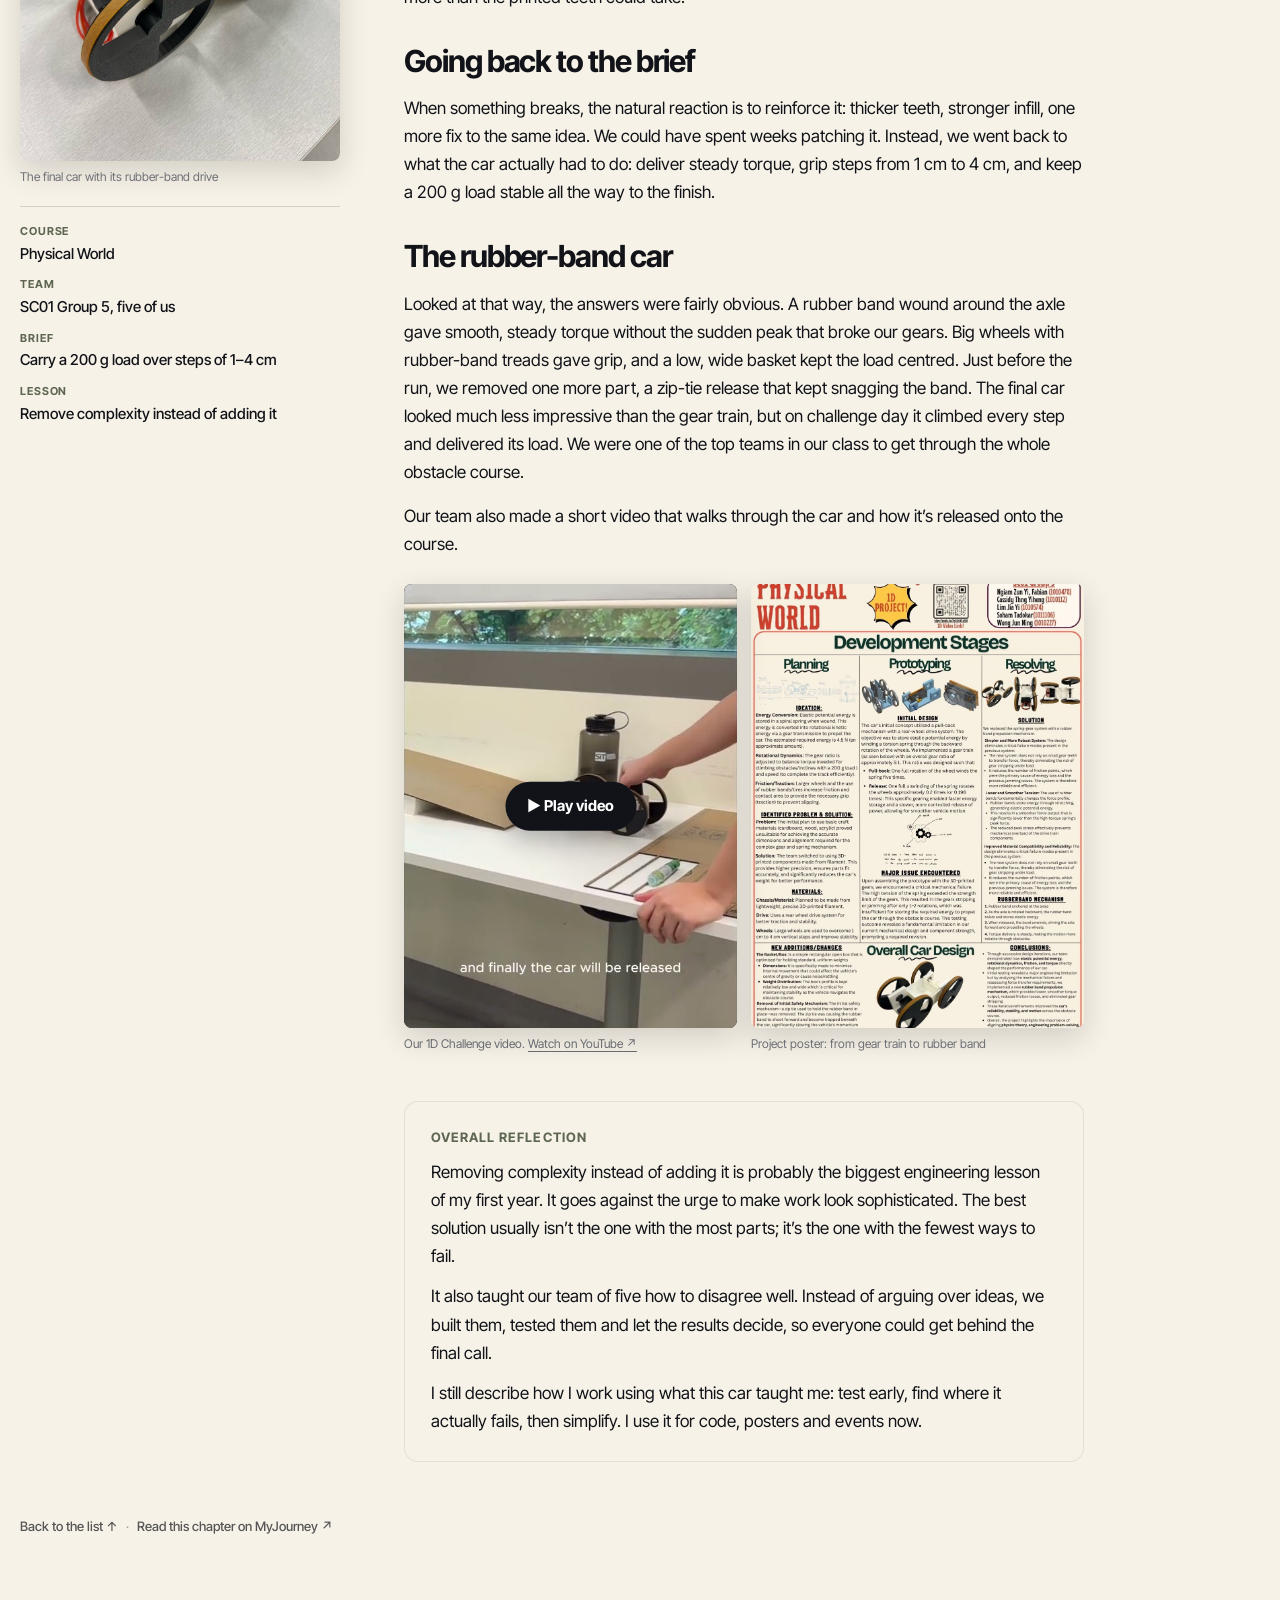
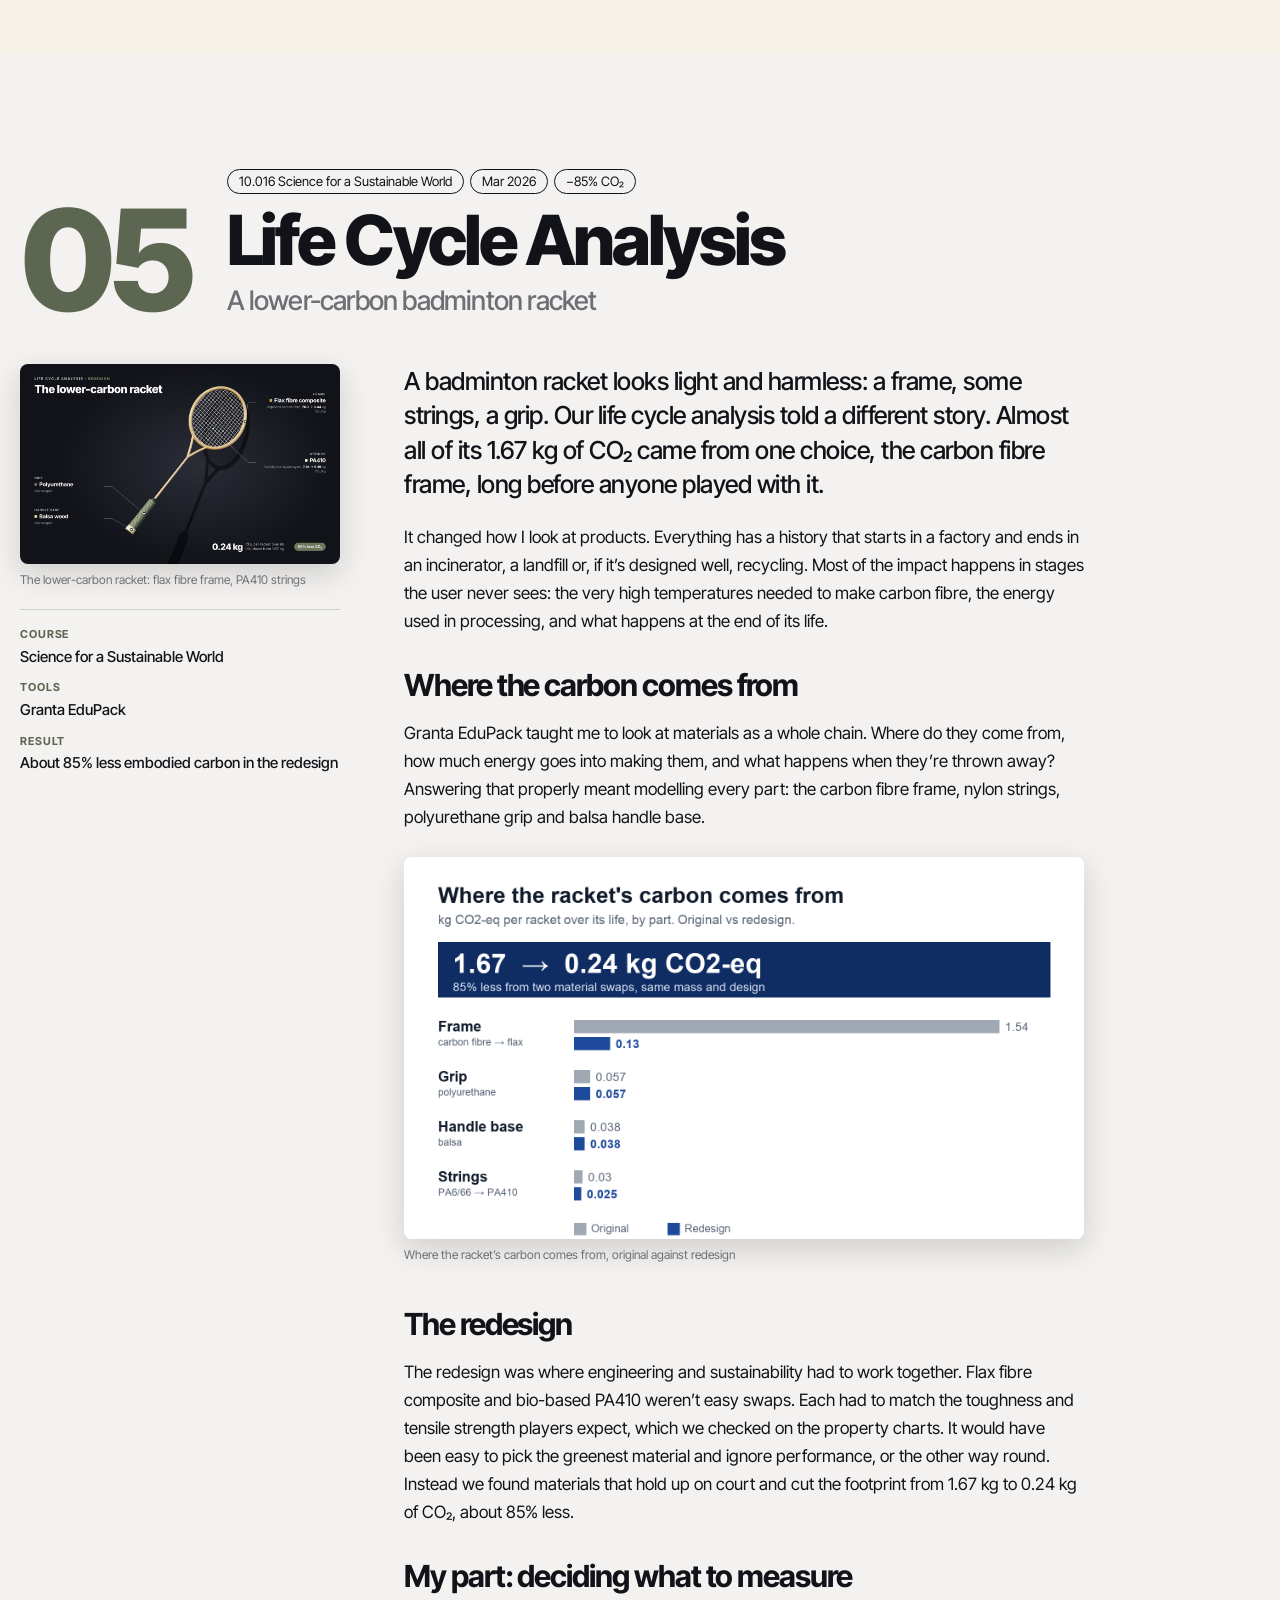
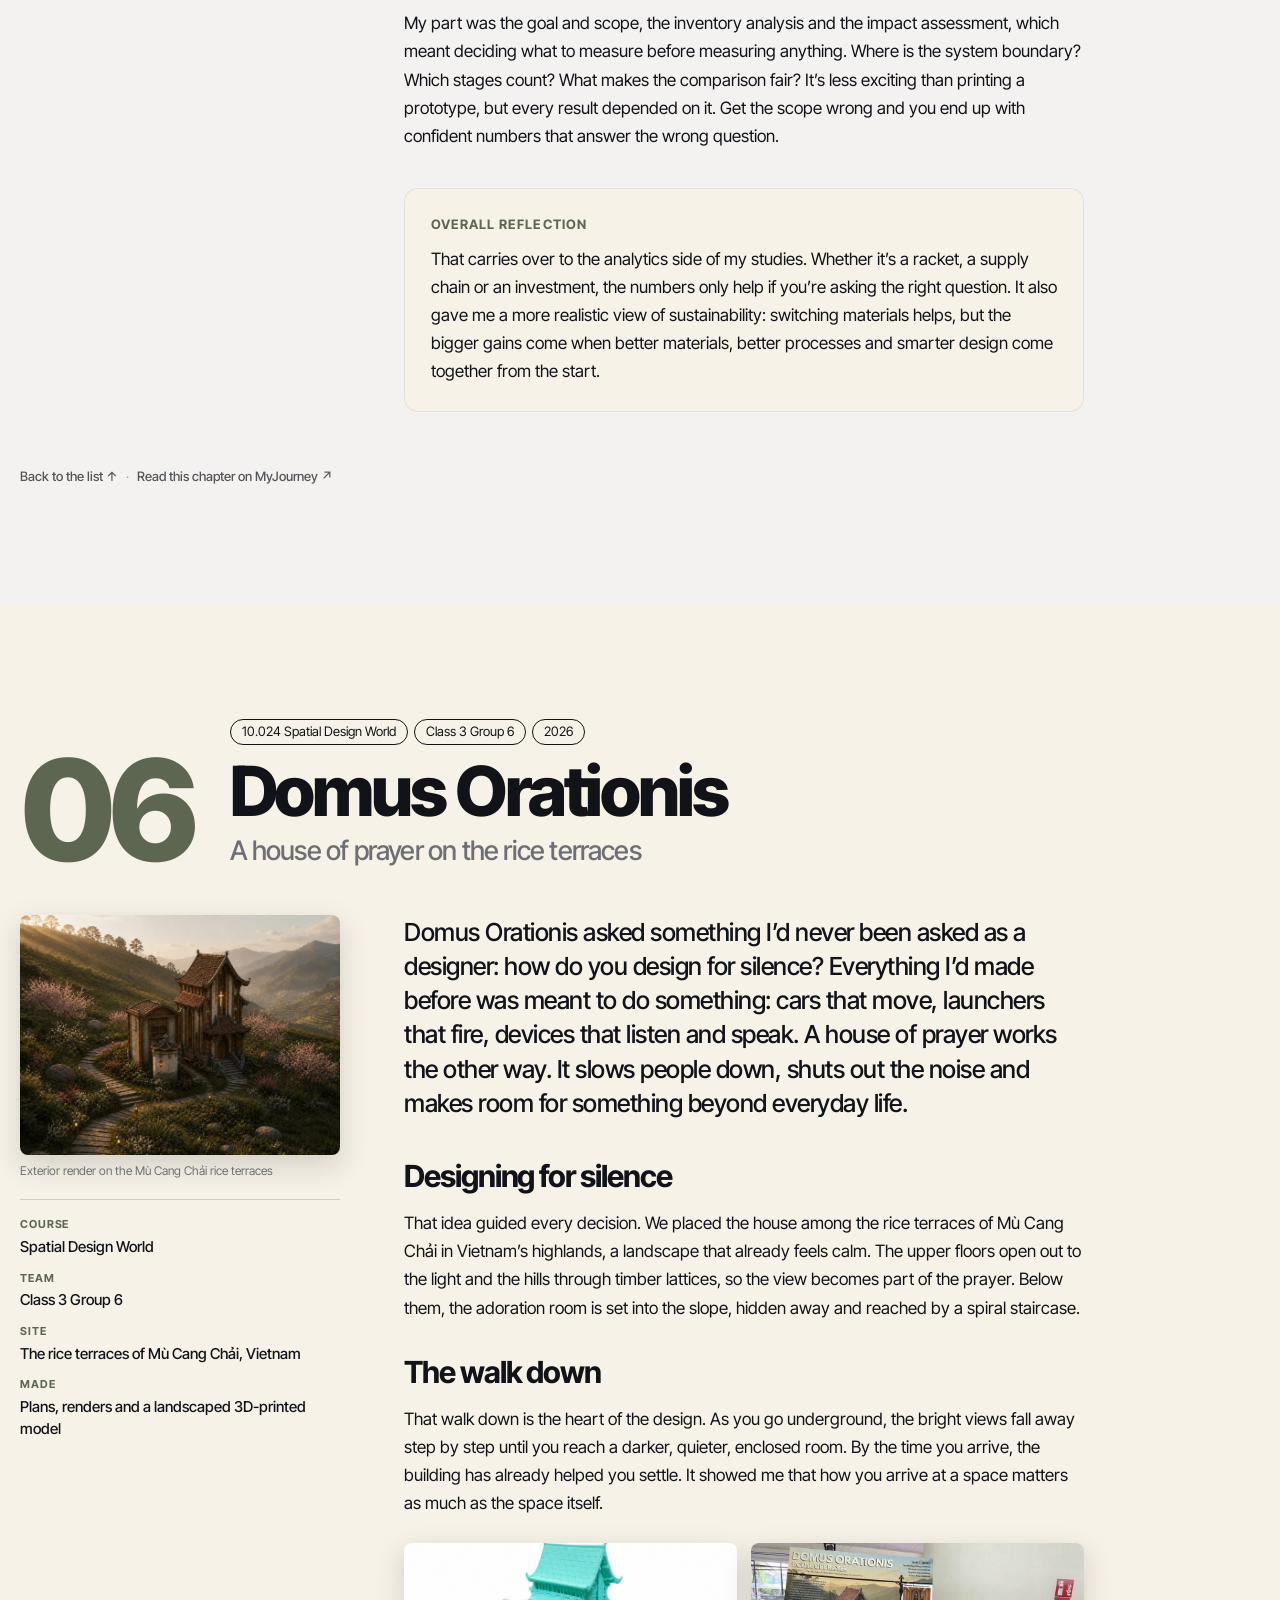
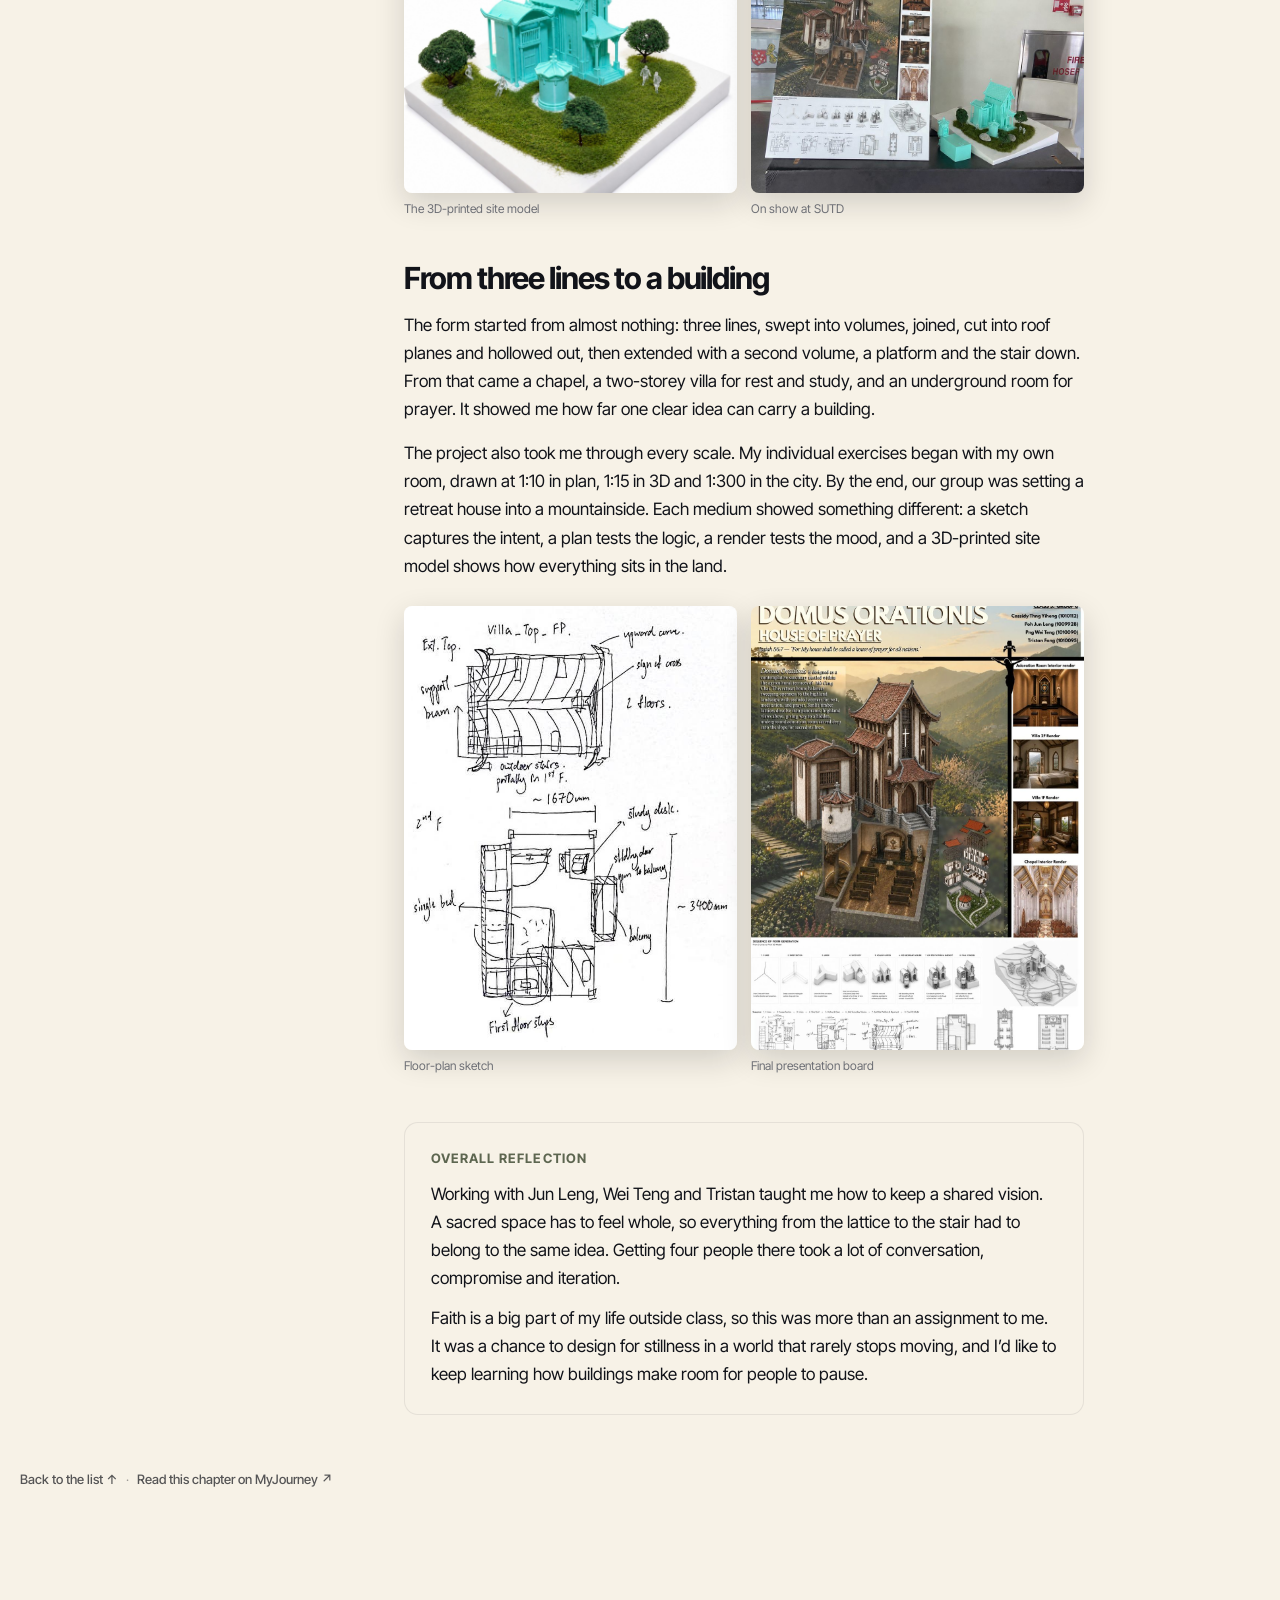
<file: journey/projects.html>
<!doctype html>
<html lang="en">
<head>
<meta charset="utf-8">
<meta name="viewport" content="width=device-width, initial-scale=1">
<title>Project write-ups · Cassidy Thng</title>
<meta name="description" content="Long-form write-ups of Cassidy Thng’s internship, SUTD projects and photography.">
<meta property="og:title" content="Project write-ups · Cassidy Thng">
<meta property="og:description" content="Long-form write-ups of Cassidy Thng’s internship, SUTD projects and photography.">
<meta property="og:image" content="https://cassidythng.me/work-speakeasy.jpg">
<meta name="theme-color" content="#f3f2f0">
<link rel="preconnect" href="https://fonts.googleapis.com">
<link rel="preconnect" href="https://fonts.gstatic.com" crossorigin>
<link rel="stylesheet" href="https://fonts.googleapis.com/css2?family=Inter+Tight:wght@400;500;700;800&family=Mrs+Saint+Delafield&display=swap">
<link rel="stylesheet" href="style.css?v=6">
</head>
<body>
<header class="site-header">
  <div class="wrap header-row">
    <a class="name" href="../">Cassidy Thng</a>
    <nav aria-label="Site">
      <a href="../#work">Work</a>
      <a href="../#about">About</a>
      <a href="projects.html" aria-current="page">Write-ups</a>
      <a href="../resume/Cassidy-Thng-Resume.pdf">Résumé</a>
      <a href="https://cassidythng.me/Cassidy-Portfolio/">Photos ↗</a>
      <a href="../#contact">Contact</a>
    </nav>
  </div>
  <div class="progress" id="progress"></div>
</header>
<main id="top">
<section class="hero">
  <div class="wrap">
    <p class="eyebrow">Project write-ups · 13 stories</p>
    <h1 class="giant">behind<br>the work.</h1>
    <div class="hero-grid">
      <div></div>
      <div>
        <p>What each project was, what went wrong, what I changed and what I took from it, with the photos to show it. The <a href="../#work">work list</a> has the short version, and the résumé fits it all on one page. Each write-up is also a chapter in my <a href="https://myjourney.sutd.edu.sg/s/uzbcEj3ED32Ehsb2aplgO/" target="_blank" rel="noopener">MyJourney portfolio ↗</a></p>
        <div class="btns"><a class="btn-pill" href="../resume/Cassidy-Thng-Resume.pdf">Résumé (PDF)</a><a class="btn-pill" href="../">Main site</a><a class="btn-pill" href="https://myjourney.sutd.edu.sg/s/uzbcEj3ED32Ehsb2aplgO/" target="_blank" rel="noopener">MyJourney portfolio ↗</a></div>
      </div>
    </div>
  </div>
</section>
<section class="index" aria-label="Contents">
  <div class="wrap"><ol><li><a href="#dco"><span class="n">01</span><span class="t">myCatholicSG App</span><span class="k">Building for the Church</span></a></li><li><a href="#speakeasy"><span class="n">02</span><span class="t">SpeakEasy</span><span class="k">Built to be heard</span></a></li><li><a href="#cannon"><span class="n">03</span><span class="t">Cannon &amp; Projectile Challenge</span><span class="k">Predict, test, compare, refine</span></a></li><li><a href="#car"><span class="n">04</span><span class="t">Physical World 1D Challenge</span><span class="k">Fewer parts, fewer ways to fail</span></a></li><li><a href="#lca"><span class="n">05</span><span class="t">Life Cycle Analysis</span><span class="k">A lower-carbon badminton racket</span></a></li><li><a href="#domus"><span class="n">06</span><span class="t">Domus Orationis</span><span class="k">A house of prayer on the rice terraces</span></a></li><li><a href="#computation"><span class="n">07</span><span class="t">Design Computation</span><span class="k">Generative and parametric forms</span></a></li><li><a href="#museum"><span class="n">08</span><span class="t">Reading Museum Silences</span><span class="k">What the wall labels leave out</span></a></li><li><a href="#social"><span class="n">09</span><span class="t">Social Media &amp; FIAT</span><span class="k">Posters that feel like an invitation</span></a></li><li><a href="#mission"><span class="n">10</span><span class="t">Mission Trip Campaign</span><span class="k">Outreach with Fraternitas and CHARIS</span></a></li><li><a href="#photography"><span class="n">11</span><span class="t">Photography</span><span class="k">Thirty-six frames at a time</span></a></li><li><a href="#campus"><span class="n">12</span><span class="t">Fifth Row</span><span class="k">Leading outside class</span></a></li><li><a href="#sutd"><span class="n">13</span><span class="t">My SUTD Journey</span><span class="k">Where it all began</span></a></li></ol></div>
</section>
<section class="wu band" id="dco" aria-labelledby="dco-title">
  <div class="wrap">
    <div class="wu-head"><p class="wu-no" aria-hidden="true">01</p><div><div class="wu-meta"><span class="pill">Digital Church Office</span><span class="pill">Technical intern</span><span class="pill">Sep 2026 – now</span><span class="pill">React</span><span class="pill">Firebase</span><span class="pill">Node.js</span><span class="pill">Postman</span></div><h2 id="dco-title">myCatholicSG App</h2><p class="wu-tag">Building for the Church</p></div></div>
    <div class="wu-grid">
      <aside class="wu-side"><figure><img src="../work-mcsg-logo.jpg" alt="myCatholicSG logo" loading="lazy" width="2000" height="800"><figcaption>myCatholicSG</figcaption></figure><dl class="facts"><div><dt>Role</dt><dd>Technical intern: release QA and SingPass testing</dd></div><div><dt>Product</dt><dd>myCatholicSG, the parish app of the Catholic Church in Singapore</dd></div><div><dt>Stack</dt><dd>React · Vite · Firebase · Node.js · Postman · Vitest · Playwright</dd></div><div><dt>In numbers</dt><dd>10+ features tested · 84-file SingPass change · 20 Myinfo fields</dd></div></dl></aside>
      <div class="essay">
      <p class="lede">Since September 2026, I’ve been a technical intern at the Digital Church Office (DCO), working on myCatholicSG. My job is to make sure every change works for the people who use the app, from parishioners booking a sacrament to parish admins running catechism classes.</p>
      <h3>Testing myCatholicSG</h3>
      <p>The app is built with React and Vite on Firebase. Before a change ships, I check out the developer’s pull request, run it locally and test it the way a parishioner, catechist or parish admin would use it. I have tested more than ten features this way, from room bookings and SEEDs sacrament bookings to catechism timeslots in CATCH.</p>
      <p>To test the awkward cases, I seed a private Firebase project with edge-case data using Node.js scripts, such as clashing bookings, then check the fix through the API in Postman. I’ve verified fixes for password-reset loops, login race conditions and security-audit upgrades, plus a new CATCH audit trail for timeslot and level changes with its CSV export. Every bug I catch in testing is one a parishioner never runs into.</p>
      <h3>SingPass and Myinfo with GovTech</h3>
      <p>I tested an 84-file SingPass change end to end: the consent screen and data scopes, the verified badge, NRIC masking on profiles and digital forms, and records for children and sponsored children. Alongside it, I helped prepare the SingPass and Myinfo approval submissions to GovTech, covering 20 data fields, so verified records can pre-fill sacrament and catechism forms. The work connects a national digital identity system with some of the most personal moments in someone’s faith, and it has shown me how much trust people place in a simple login.</p>
      <h3>Screens I test</h3>
      <p>These are some of the screens I check before each release. They are shown with sample data, so no real parishioner details appear.</p>
      <div class="row l n2 shots" style="--n:2"><figure><img src="../work-mcsg-catch-overview.jpg" alt="CATCH admin · overview" loading="lazy" width="1383" height="868"><figcaption>CATCH admin · overview</figcaption></figure><figure><img src="../work-mcsg-catch-registrations.jpg" alt="CATCH admin · registrations" loading="lazy" width="1383" height="868"><figcaption>CATCH admin · registrations</figcaption></figure><figure><img src="../work-mcsg-venue-type.jpg" alt="Room booking · choose a venue" loading="lazy" width="1383" height="540"><figcaption>Room booking · choose a venue</figcaption></figure><figure><img src="../work-mcsg-venue-datetime.jpg" alt="Room booking · date, time and recurrence" loading="lazy" width="1383" height="610"><figcaption>Room booking · date, time and recurrence</figcaption></figure><figure><img src="../work-mcsg-profile.jpg" alt="App profile · masked NRIC" loading="lazy" width="1383" height="868"><figcaption>App profile · masked NRIC</figcaption></figure><figure><img src="../work-mcsg-seeds-dashboard.jpg" alt="SEEDS (staging) · dashboard" loading="lazy" width="1383" height="868"><figcaption>SEEDS (staging) · dashboard</figcaption></figure><figure><img src="../work-mcsg-seeds-users.jpg" alt="SEEDS (staging) · users" loading="lazy" width="1383" height="868"><figcaption>SEEDS (staging) · users</figcaption></figure></div>
      <div class="reflect"><h3>Overall Reflection</h3>
      <p>Every bug I catch in testing is one a parishioner never runs into. This work connects a national digital identity system with some of the most personal moments in someone’s faith, and it has shown me how much trust people place in a simple login. It has also taught me to think like each kind of user before I call something finished.</p>
      </div>
      </div>
    </div>
    <p style="margin-top:clamp(32px,4vw,52px)"><a class="back" href="#top">Back to the list ↑</a><span class="back-sep" aria-hidden="true">·</span><a class="back" href="https://myjourney.sutd.edu.sg/c/JcccNpAoccaUJ88Sq6LXp/" target="_blank" rel="noopener">Read this chapter on MyJourney ↗</a></p>
  </div>
</section>
<section class="wu" id="speakeasy" aria-labelledby="speakeasy-title">
  <div class="wrap">
    <div class="wu-head"><p class="wu-no" aria-hidden="true">02</p><div><div class="wu-meta"><span class="pill">03.007B Innovating with Design and AI</span><span class="pill">2026</span><span class="pill">80% accuracy</span><span class="pill">Grade A−</span></div><h2 id="speakeasy-title">SpeakEasy</h2><p class="wu-tag">Built to be heard</p></div></div>
    <div class="wu-grid">
      <aside class="wu-side"><figure><img src="../work-speakeasy.jpg" alt="Team C with the poster at the SUTD showcase" loading="lazy" width="1050" height="1400"><figcaption>Team C with the poster at the SUTD showcase</figcaption></figure><dl class="facts"><div><dt>Course</dt><dd>Innovating with Design and AI</dd></div><div><dt>Team</dt><dd>Ho Shu Rui, Amoz Low, Ethan Loh, Ryan Ng and me</dd></div><div><dt>Built</dt><dd>A Raspberry Pi wearable that speaks for people with speech loss</dd></div><div><dt>Result</dt><dd>80% recognition accuracy · Grade A−</dd></div></dl></aside>
      <div class="essay">
      <p class="lede">SpeakEasy started with a number from our research: three in four hawkers said they find it hard to hear customers with speech impairments during the lunch rush. We kept picturing that customer at the front of a busy queue, trying to order and not being understood.</p>
      <p>Before this project, I thought of accessibility as something you add at the end. Here it was the whole brief. For every technical decision, we asked one question first: does this help the user be understood, on their own terms?</p>
      <h3>Choosing something people would wear</h3>
      <p>That question ruled out our flashier ideas. An anti-muffle mask and eye-tracking glasses looked exciting on the whiteboard, but they were bulky, obvious and too much to wear every day. A small badge or necklace asks almost nothing of the person wearing it: you clip it on in the morning and forget about it until you need it. Often the most respectful design is the one that draws the least attention.</p>
      <h3>Vosk or Whisper?</h3>
      <p>The same question decided our software. Vosk ran faster on the Raspberry Pi but made more mistakes. Whisper was slower but much more accurate, even with background noise. On paper that’s a simple trade-off. For our user, it’s the difference between a quick answer that’s often wrong and a slower one they can rely on, so we chose accuracy.</p>
      <div class="row p n2" style="--n:2"><figure><img src="img/speakeasy-proto.jpg" alt="The first Raspberry Pi rig" loading="lazy" width="900" height="1200"><figcaption>The first Raspberry Pi rig</figcaption></figure><figure><img src="media/speakeasy-poster.jpg" alt="Showcase poster: storyboard, CAD model and test results" loading="lazy" width="1050" height="1400"><figcaption>Showcase poster: storyboard, CAD model and test results</figcaption></figure></div>
      <h3>From breadboard to wearable</h3>
      <p>Building it taught me a lot on its own. Our first prototype was a breadboard, a Raspberry Pi and two speakers on a desk. Turning that into a compact wearable with a proper CAD housing showed me how much design lives in the small details: where the speaker sits, how the device hangs and how it feels after a full day.</p>
      <div class="reflect"><h3>Overall Reflection</h3>
      <p>We reached 80% accuracy in transcription and speech synthesis. That’s a good start, but for someone who relies on the device to be understood, “mostly works” isn’t enough. Every misheard word is a frustrating moment for a real person.</p>
      <p>The next step would be testing it at a real hawker stall at lunchtime, with real noise and real queues. That’s where it would truly be judged. SpeakEasy left me with a standard I try to hold all my work to: technology is at its best when it helps someone be heard.</p>
      </div>
      </div>
    </div>
    <p style="margin-top:clamp(32px,4vw,52px)"><a class="back" href="#top">Back to the list ↑</a><span class="back-sep" aria-hidden="true">·</span><a class="back" href="https://myjourney.sutd.edu.sg/c/8ZSM19h6f6BcFYNlZNku0/" target="_blank" rel="noopener">Read this chapter on MyJourney ↗</a></p>
  </div>
</section>
<section class="wu" id="cannon" aria-labelledby="cannon-title">
  <div class="wrap">
    <div class="wu-head"><p class="wu-no" aria-hidden="true">03</p><div><div class="wu-meta"><span class="pill">01.018 Design Thinking Project I</span><span class="pill">Nov 2025</span><span class="pill">1st in cohort</span></div><h2 id="cannon-title">Cannon &amp; Projectile Challenge</h2><p class="wu-tag">Predict, test, compare, refine</p></div></div>
    <div class="wu-grid">
      <aside class="wu-side"><figure><img src="../work-dtp-team.jpg" alt="Group SC01-4 on challenge day" loading="lazy" width="1400" height="1050"><figcaption>Group SC01-4 on challenge day</figcaption></figure><dl class="facts"><div><dt>Course</dt><dd>Design Thinking Project I</dd></div><div><dt>Team</dt><dd>Group SC01-4</dd></div><div><dt>Tools</dt><dd>Projectile physics, 3D printing, calibration testing</dd></div><div><dt>Result</dt><dd>1st in cohort</dd></div></dl></aside>
      <div class="essay">
      <p class="lede">One of my first projects at SUTD was firing a tennis ball into a laundry bag. It taught me something every project since has repeated: theory is where you start, not where you finish.</p>
      <h3>Calibrating, shot by shot</h3>
      <p>On paper, projectile motion is simple. Pick an angle and a launch speed, and the maths tells you where the ball lands. In practice we had 3D-printed parts, a tennis ball that never flew the same way twice, and a laundry bag that looked big from the launcher and tiny once the ball was in the air. Closing that gap was where the real engineering happened.</p>
      <p>Our predictions didn’t get better because we used more complicated physics. They got better because we kept firing, measuring and adjusting until the numbers matched what we saw. Every miss told us something, and after a while I stopped seeing failed shots as mistakes. They were the most useful feedback we had.</p>
      <div class="row p n3" style="--n:3"><figure><img src="media/dtp-barrel.jpg" alt="The 3D-printed barrel" loading="lazy" width="900" height="1200"><figcaption>The 3D-printed barrel</figcaption></figure><figure><img src="img/projectile.jpg" alt="Projectile built around a tennis ball" loading="lazy" width="900" height="1200"><figcaption>Projectile built around a tennis ball</figcaption></figure><figure><img src="media/dtp-score.jpg" alt="Scoring the shots" loading="lazy" width="1050" height="1400"><figcaption>Scoring the shots</figcaption></figure></div>
      <h3>A team that had only just met</h3>
      <p>It was also my first real taste of teamwork at SUTD. Group SC01-4 had only just met, and calibrating the launcher meant trusting each other’s measurements and splitting the work so calculating, printing and testing could happen at the same time. By the time we lined up for the scored shots, we felt like a team rather than four people put in a group.</p>
      <div class="reflect"><h3>Overall Reflection</h3>
      <p>Finishing first in the cohort felt amazing, but the habit it started has mattered more: predict, test, compare, refine. I used the same loop for the rubber-band car in the 1D Challenge, for SpeakEasy and for most design decisions since.</p>
      <p>I won’t remember the exact launch angle we settled on, but I’ll remember the loop. I still don’t trust a perfect answer on paper until I’ve tested it.</p>
      </div>
      </div>
    </div>
    <p style="margin-top:clamp(32px,4vw,52px)"><a class="back" href="#top">Back to the list ↑</a><span class="back-sep" aria-hidden="true">·</span><a class="back" href="https://myjourney.sutd.edu.sg/c/gWmzLwTMf79aBvrOPACOF/" target="_blank" rel="noopener">Read this chapter on MyJourney ↗</a></p>
  </div>
</section>
<section class="wu" id="car" aria-labelledby="car-title">
  <div class="wrap">
    <div class="wu-head"><p class="wu-no" aria-hidden="true">04</p><div><div class="wu-meta"><span class="pill">10.015 Physical World</span><span class="pill">SC01 Group 5</span><span class="pill">2025</span></div><h2 id="car-title">Physical World 1D Challenge</h2><p class="wu-tag">Fewer parts, fewer ways to fail</p></div></div>
    <div class="wu-grid">
      <aside class="wu-side"><figure><img src="../work-1d-car.jpg" alt="The final car with its rubber-band drive" loading="lazy" width="1050" height="1400"><figcaption>The final car with its rubber-band drive</figcaption></figure><dl class="facts"><div><dt>Course</dt><dd>Physical World</dd></div><div><dt>Team</dt><dd>SC01 Group 5, five of us</dd></div><div><dt>Brief</dt><dd>Carry a 200 g load over steps of 1–4 cm</dd></div><div><dt>Lesson</dt><dd>Remove complexity instead of adding it</dd></div></dl></aside>
      <div class="essay">
      <p class="lede">The moment I remember most from this project is our gear train stripping its teeth after two turns. The design we were proudest of simply couldn’t work.</p>
      <h3>The gear train that broke</h3>
      <p>Our first prototype looked like serious engineering: a 5:1 gear train, a torsion spring to store energy, and carefully modelled, printed parts. It failed because the spring’s peak torque was more than the printed teeth could take.</p>
      <h3>Going back to the brief</h3>
      <p>When something breaks, the natural reaction is to reinforce it: thicker teeth, stronger infill, one more fix to the same idea. We could have spent weeks patching it. Instead, we went back to what the car actually had to do: deliver steady torque, grip steps from 1 cm to 4 cm, and keep a 200 g load stable all the way to the finish.</p>
      <h3>The rubber-band car</h3>
      <p>Looked at that way, the answers were fairly obvious. A rubber band wound around the axle gave smooth, steady torque without the sudden peak that broke our gears. Big wheels with rubber-band treads gave grip, and a low, wide basket kept the load centred. Just before the run, we removed one more part, a zip-tie release that kept snagging the band. The final car looked much less impressive than the gear train, but on challenge day it climbed every step and delivered its load. We were one of the top teams in our class to get through the whole obstacle course.</p>
      <p>Our team also made a short video that walks through the car and how it’s released onto the course.</p>
      <div class="row p n2" style="--n:2"><figure class="map vid"><div class="map-box vid-box" data-yt="Eg0LhWCxEL0"><img src="img/1d-video.jpg" alt="Still from our 1D Challenge video: the car on the test track" loading="lazy" width="540" height="720"><button type="button" class="map-go">▶ Play video</button></div><figcaption>Our 1D Challenge video. <a href="https://youtu.be/Eg0LhWCxEL0" target="_blank" rel="noopener">Watch on YouTube ↗</a></figcaption></figure><figure><img src="media/1d-poster.jpg" alt="Project poster: from gear train to rubber band" loading="lazy" width="989" height="1400"><figcaption>Project poster: from gear train to rubber band</figcaption></figure></div>
      <div class="reflect"><h3>Overall Reflection</h3>
      <p>Removing complexity instead of adding it is probably the biggest engineering lesson of my first year. It goes against the urge to make work look sophisticated. The best solution usually isn’t the one with the most parts; it’s the one with the fewest ways to fail.</p>
      <p>It also taught our team of five how to disagree well. Instead of arguing over ideas, we built them, tested them and let the results decide, so everyone could get behind the final call.</p>
      <p>I still describe how I work using what this car taught me: test early, find where it actually fails, then simplify. I use it for code, posters and events now.</p>
      </div>
      </div>
    </div>
    <p style="margin-top:clamp(32px,4vw,52px)"><a class="back" href="#top">Back to the list ↑</a><span class="back-sep" aria-hidden="true">·</span><a class="back" href="https://myjourney.sutd.edu.sg/c/sAfb9As_7j6ZZyoiXx3bL/" target="_blank" rel="noopener">Read this chapter on MyJourney ↗</a></p>
  </div>
</section>
<section class="wu" id="lca" aria-labelledby="lca-title">
  <div class="wrap">
    <div class="wu-head"><p class="wu-no" aria-hidden="true">05</p><div><div class="wu-meta"><span class="pill">10.016 Science for a Sustainable World</span><span class="pill">Mar 2026</span><span class="pill">−85% CO₂</span></div><h2 id="lca-title">Life Cycle Analysis</h2><p class="wu-tag">A lower-carbon badminton racket</p></div></div>
    <div class="wu-grid">
      <aside class="wu-side"><figure><img src="../work-lca-racket-3d.jpg" alt="The lower-carbon racket: flax fibre frame, PA410 strings" loading="lazy" width="2400" height="1500"><figcaption>The lower-carbon racket: flax fibre frame, PA410 strings</figcaption></figure><dl class="facts"><div><dt>Course</dt><dd>Science for a Sustainable World</dd></div><div><dt>Tools</dt><dd>Granta EduPack</dd></div><div><dt>Result</dt><dd>About 85% less embodied carbon in the redesign</dd></div></dl></aside>
      <div class="essay">
      <p class="lede">A badminton racket looks light and harmless: a frame, some strings, a grip. Our life cycle analysis told a different story. Almost all of its 1.67 kg of CO₂ came from one choice, the carbon fibre frame, long before anyone played with it.</p>
      <p>It changed how I look at products. Everything has a history that starts in a factory and ends in an incinerator, a landfill or, if it’s designed well, recycling. Most of the impact happens in stages the user never sees: the very high temperatures needed to make carbon fibre, the energy used in processing, and what happens at the end of its life.</p>
      <h3>Where the carbon comes from</h3>
      <p>Granta EduPack taught me to look at materials as a whole chain. Where do they come from, how much energy goes into making them, and what happens when they’re thrown away? Answering that properly meant modelling every part: the carbon fibre frame, nylon strings, polyurethane grip and balsa handle base.</p>
      <div class="row l n1" style="--n:1"><figure><img src="media/lca-chart.png" alt="Where the racket’s carbon comes from, original against redesign" loading="lazy" width="1600" height="900"><figcaption>Where the racket’s carbon comes from, original against redesign</figcaption></figure></div>
      <h3>The redesign</h3>
      <p>The redesign was where engineering and sustainability had to work together. Flax fibre composite and bio-based PA410 weren’t easy swaps. Each had to match the toughness and tensile strength players expect, which we checked on the property charts. It would have been easy to pick the greenest material and ignore performance, or the other way round. Instead we found materials that hold up on court and cut the footprint from 1.67 kg to 0.24 kg of CO₂, about 85% less.</p>
      <h3>My part: deciding what to measure</h3>
      <p>My part was the goal and scope, the inventory analysis and the impact assessment, which meant deciding what to measure before measuring anything. Where is the system boundary? Which stages count? What makes the comparison fair? It’s less exciting than printing a prototype, but every result depended on it. Get the scope wrong and you end up with confident numbers that answer the wrong question.</p>
      <div class="reflect"><h3>Overall Reflection</h3>
      <p>That carries over to the analytics side of my studies. Whether it’s a racket, a supply chain or an investment, the numbers only help if you’re asking the right question. It also gave me a more realistic view of sustainability: switching materials helps, but the bigger gains come when better materials, better processes and smarter design come together from the start.</p>
      </div>
      </div>
    </div>
    <p style="margin-top:clamp(32px,4vw,52px)"><a class="back" href="#top">Back to the list ↑</a><span class="back-sep" aria-hidden="true">·</span><a class="back" href="https://myjourney.sutd.edu.sg/c/xv0IolVEHCqQo_Mv90BSs/" target="_blank" rel="noopener">Read this chapter on MyJourney ↗</a></p>
  </div>
</section>
<section class="wu" id="domus" aria-labelledby="domus-title">
  <div class="wrap">
    <div class="wu-head"><p class="wu-no" aria-hidden="true">06</p><div><div class="wu-meta"><span class="pill">10.024 Spatial Design World</span><span class="pill">Class 3 Group 6</span><span class="pill">2026</span></div><h2 id="domus-title">Domus Orationis</h2><p class="wu-tag">A house of prayer on the rice terraces</p></div></div>
    <div class="wu-grid">
      <aside class="wu-side"><figure><img src="../work-sdw-exterior.jpg" alt="Exterior render on the Mù Cang Chải rice terraces" loading="lazy" width="1400" height="1050"><figcaption>Exterior render on the Mù Cang Chải rice terraces</figcaption></figure><dl class="facts"><div><dt>Course</dt><dd>Spatial Design World</dd></div><div><dt>Team</dt><dd>Class 3 Group 6</dd></div><div><dt>Site</dt><dd>The rice terraces of Mù Cang Chải, Vietnam</dd></div><div><dt>Made</dt><dd>Plans, renders and a landscaped 3D-printed model</dd></div></dl></aside>
      <div class="essay">
      <p class="lede">Domus Orationis asked something I’d never been asked as a designer: how do you design for silence? Everything I’d made before was meant to do something: cars that move, launchers that fire, devices that listen and speak. A house of prayer works the other way. It slows people down, shuts out the noise and makes room for something beyond everyday life.</p>
      <h3>Designing for silence</h3>
      <p>That idea guided every decision. We placed the house among the rice terraces of Mù Cang Chải in Vietnam’s highlands, a landscape that already feels calm. The upper floors open out to the light and the hills through timber lattices, so the view becomes part of the prayer. Below them, the adoration room is set into the slope, hidden away and reached by a spiral staircase.</p>
      <h3>The walk down</h3>
      <p>That walk down is the heart of the design. As you go underground, the bright views fall away step by step until you reach a darker, quieter, enclosed room. By the time you arrive, the building has already helped you settle. It showed me that how you arrive at a space matters as much as the space itself.</p>
      <div class="row l n2" style="--n:2"><figure><img src="img/domus-model.jpg" alt="The 3D-printed site model" loading="lazy" width="1400" height="1111"><figcaption>The 3D-printed site model</figcaption></figure><figure><img src="media/sdw-exhibit.jpg" alt="On show at SUTD" loading="lazy" width="900" height="1200"><figcaption>On show at SUTD</figcaption></figure></div>
      <h3>From three lines to a building</h3>
      <p>The form started from almost nothing: three lines, swept into volumes, joined, cut into roof planes and hollowed out, then extended with a second volume, a platform and the stair down. From that came a chapel, a two-storey villa for rest and study, and an underground room for prayer. It showed me how far one clear idea can carry a building.</p>
      <p>The project also took me through every scale. My individual exercises began with my own room, drawn at 1:10 in plan, 1:15 in 3D and 1:300 in the city. By the end, our group was setting a retreat house into a mountainside. Each medium showed something different: a sketch captures the intent, a plan tests the logic, a render tests the mood, and a 3D-printed site model shows how everything sits in the land.</p>
      <div class="row p n2" style="--n:2"><figure><img src="media/sdw-sketch.jpg" alt="Floor-plan sketch" loading="lazy" width="610" height="815"><figcaption>Floor-plan sketch</figcaption></figure><figure><img src="media/sdw-poster.jpg" alt="Final presentation board" loading="lazy" width="1009" height="1400"><figcaption>Final presentation board</figcaption></figure></div>
      <div class="reflect"><h3>Overall Reflection</h3>
      <p>Working with Jun Leng, Wei Teng and Tristan taught me how to keep a shared vision. A sacred space has to feel whole, so everything from the lattice to the stair had to belong to the same idea. Getting four people there took a lot of conversation, compromise and iteration.</p>
      <p>Faith is a big part of my life outside class, so this was more than an assignment to me. It was a chance to design for stillness in a world that rarely stops moving, and I’d like to keep learning how buildings make room for people to pause.</p>
      </div>
      </div>
    </div>
    <p style="margin-top:clamp(32px,4vw,52px)"><a class="back" href="#top">Back to the list ↑</a><span class="back-sep" aria-hidden="true">·</span><a class="back" href="https://myjourney.sutd.edu.sg/c/7lpdtACuzpnt_gE7rqa-b/" target="_blank" rel="noopener">Read this chapter on MyJourney ↗</a></p>
  </div>
</section>
<section class="wu" id="computation" aria-labelledby="computation-title">
  <div class="wrap">
    <div class="wu-head"><p class="wu-no" aria-hidden="true">07</p><div><div class="wu-meta"><span class="pill">10.026 Design Computation</span><span class="pill">Rhino + Grasshopper</span><span class="pill">Grade A−</span></div><h2 id="computation-title">Design Computation</h2><p class="wu-tag">Generative and parametric forms</p></div></div>
    <div class="wu-grid">
      <aside class="wu-side"><figure><img src="media/par-persp.jpg" alt="The Voronoi wave, a parametric surface" loading="lazy" width="1384" height="978"><figcaption>The Voronoi wave, a parametric surface</figcaption></figure><dl class="facts"><div><dt>Course</dt><dd>Design Computation</dd></div><div><dt>Tools</dt><dd>Rhino, Grasshopper, 3D printing</dd></div><div><dt>Result</dt><dd>Grade A−</dd></div></dl></aside>
      <div class="essay">
      <p class="lede">Design Computation changed how I think about designing. A normal model is a finished shape that just sits there. In Grasshopper, you set the rules and the geometry responds. Change the rotation angle from 179° to 70° and a tight coil opens into something organic. Drag one phase slider and a whole surface ripples like water. I stopped asking “what should this look like?” and started asking “what should this be allowed to do?”</p>
      <h3>Setting rules, not shapes</h3>
      <p>That took some getting used to. I’d always thought of design as arriving at one answer. Computational design is about building the process that produces many answers, then having the judgement to pick one. At first it felt like losing control, but by the end of term it felt like the opposite: I could explore far more options than I could ever draw by hand.</p>
      <h3>Borrowing from nature</h3>
      <p>Both projects borrowed from nature: phyllotaxis and the Golden Angle for the shell, and plant-tissue Voronoi for the wave. Plants worked out some very efficient forms long before software existed. Our job was to translate their rules accurately and notice when the translation went wrong.</p>
      <div class="row p n2" style="--n:2"><figure><img src="media/gen-shell.jpg" alt="Phyllotaxis shell, rotated by the Golden Angle" loading="lazy" width="668" height="1060"><figcaption>Phyllotaxis shell, rotated by the Golden Angle</figcaption></figure><figure><img src="media/par-inspo.jpg" alt="Plant-tissue Voronoi, the inspiration" loading="lazy" width="1020" height="1020"><figcaption>Plant-tissue Voronoi, the inspiration</figcaption></figure></div>
      <h3>The “Voronoi shuffle”</h3>
      <p>It went wrong in what we called the “Voronoi shuffle”. Trimming the cells at the edge scrambled the data order, and the edge pillars shot up to extreme heights. Nothing in the script looked wrong; the data and the geometry had quietly fallen out of sync. Tracing it back and tying each height to its own cell’s centroid taught me what debugging really takes: patience and a careful, step-by-step approach.</p>
      <h3>Holding the wave</h3>
      <p>Then the script became an object. For weeks the wave only existed as numbers, curves and sliders. It came off the printer as a small red block I could hold, each cell catching the light at a different height and the spiral rippling out from the centre just as the sine wave said it would. Making it print-ready meant fusing the pillars into a solid 2 mm floor so it printed as one watertight piece. Holding it made all the debugging worth it.</p>
      <div class="row l n2" style="--n:2"><figure><img src="media/voronoi-wave.gif" alt="Scrubbing the phase slider" loading="lazy" width="480" height="360"><figcaption>Scrubbing the phase slider</figcaption></figure><figure><img src="media/dc-print-1615.jpg" alt="The printed wave" loading="lazy" width="1120" height="1400"><figcaption>The printed wave</figcaption></figure></div>
      <h3>Using AI on my own terms</h3>
      <p>I also learned to use AI on my own terms. I used it to brainstorm, troubleshoot scripts and cut down print time, but every design decision stayed mine. Getting that balance right will matter even more in my Design and AI studies.</p>
      <div class="reflect"><h3>Overall Reflection</h3>
      <p>The habit I’ve kept is thinking in systems rather than single answers: build the model, expose the variables that matter, explore the range, then make a choice I can explain. I was happy with the A−, but the bigger takeaway was learning to see design as a system rather than a fixed shape.</p>
      </div>
      </div>
    </div>
    <p style="margin-top:clamp(32px,4vw,52px)"><a class="back" href="#top">Back to the list ↑</a><span class="back-sep" aria-hidden="true">·</span><a class="back" href="https://myjourney.sutd.edu.sg/c/a2BQBIk662PG1xOzqG1HY/" target="_blank" rel="noopener">Read this chapter on MyJourney ↗</a></p>
  </div>
</section>
<section class="wu" id="museum" aria-labelledby="museum-title">
  <div class="wrap">
    <div class="wu-head"><p class="wu-no" aria-hidden="true">08</p><div><div class="wu-meta"><span class="pill">02.003 Social Science</span><span class="pill">National Gallery Singapore</span><span class="pill">2026</span></div><h2 id="museum-title">Reading Museum Silences</h2><p class="wu-tag">What the wall labels leave out</p></div></div>
    <div class="wu-grid">
      <aside class="wu-side"><figure><img src="media/nlc.jpg" alt="Chua Mia Tee, National Language Class, 1959" loading="lazy" width="1050" height="1400"><figcaption>Chua Mia Tee, National Language Class, 1959</figcaption></figure><dl class="facts"><div><dt>Course</dt><dd>Social Science: Behaviour, Culture and Society</dd></div><div><dt>Fieldwork</dt><dd>National Gallery Singapore, City Hall wing</dd></div><div><dt>Method</dt><dd>Photographs, wall labels and handwritten field notes</dd></div></dl></aside>
      <div class="essay">
      <p class="lede">This assignment changed the way I look at museums. I used to walk through as a visitor: look at the work, read a label, move on. Reading Trouillot taught me to see the Gallery as a set of choices. Which works were bought? Who wrote the labels? Which stories hang at eye level, and which are tucked behind glass?</p>
      <h3>What the labels leave out</h3>
      <p>The silences were subtle, which is what made them powerful. Nothing on the walls was false. The labels were accurate about technique, composition and dates. What was missing was the context: the student activism behind learning Malay in 1959, the colonial ban on the unions behind the woodcuts, and the kampong communities displaced as Singapore became a global city. I also noticed how easily I had accepted that framing for most of my life.</p>
      <h3>The woodcuts</h3>
      <p>The woodcuts were the turning point for me. As a designer, my first instinct was to admire the carving, the contrast and the composition. Only on a second look did I really see the people in them: workers on strike, struggling and organising. I’d been so taken by how they looked that I nearly missed what they showed, and it made me wonder what else I’d learned to look past.</p>
      <p>None of this made me love the Gallery or Singapore any less. If anything, I care more. A country’s story is stronger and more honest when it has room for its struggles as well as its successes. Noticing the silences doesn’t mean rejecting the official story; it means being able to hold more than one story at once.</p>
      <div class="row p n2" style="--n:2"><figure><img src="media/nlc-label.jpg" alt="The wall label, and what it leaves out" loading="lazy" width="1050" height="1400"><figcaption>The wall label, and what it leaves out</figcaption></figure><figure><img src="media/notes-1.jpg" alt="Fieldwork notes" loading="lazy" width="1049" height="1400"><figcaption>Fieldwork notes</figcaption></figure></div>
      <h3>Fieldwork</h3>
      <p>The fieldwork was a new way of working for me. I spent an afternoon with a notebook, recording where each work hung and what each label left out. It was the opposite of fast prototyping: slow, careful observation. But it gave me the evidence my whole argument rested on, and it showed me that careful looking is a design skill too.</p>
      <div class="reflect"><h3>Overall Reflection</h3>
      <p>I now ask Trouillot’s question of the things I make. A poster, an app, an exhibition and a portfolio all frame a story, and all of them leave something out. That can’t be avoided, but I can make those choices on purpose and ask whose voice is missing before I call something finished. In tech, where what a product leaves out shapes what millions of people see, that question matters even more.</p>
      <p>This page is a curated space too. Every photo and sentence here is a choice about what to show, and I’ve tried to make those choices honestly.</p>
      </div>
      </div>
    </div>
    <p style="margin-top:clamp(32px,4vw,52px)"><a class="back" href="#top">Back to the list ↑</a><span class="back-sep" aria-hidden="true">·</span><a class="back" href="https://myjourney.sutd.edu.sg/c/HbdwSuEQSs4-XlFyH7a9I/" target="_blank" rel="noopener">Read this chapter on MyJourney ↗</a></p>
  </div>
</section>
<section class="wu" id="social" aria-labelledby="social-title">
  <div class="wrap">
    <div class="wu-head"><p class="wu-no" aria-hidden="true">09</p><div><div class="wu-meta"><span class="pill">Fraternitas, St Mary of the Angels</span><span class="pill">Jun – Jul 2025</span><span class="pill">+60% sign-ups</span><span class="pill">FIAT Hackathon 2026</span></div><h2 id="social-title">Social Media &amp; FIAT</h2><p class="wu-tag">Posters that feel like an invitation</p></div></div>
    <div class="wu-grid">
      <aside class="wu-side"><figure><img src="../work-poster-derrick.jpg" alt="Chill Out with the Friars: Friar Derrick Yap, OFM" loading="lazy" width="957" height="1195"><figcaption><i>Chill Out with the Friars</i>: Friar Derrick Yap, OFM</figcaption></figure><dl class="facts"><div><dt>Role</dt><dd>Intern, social media and design</dd></div><div><dt>Channels</dt><dd>Instagram and Telegram</dd></div><div><dt>Tools</dt><dd>Canva, Photoshop, Illustrator</dd></div><div><dt>Result</dt><dd>Event sign-ups up 60% · FIAT: 80 participants, 16 teams</dd></div></dl></aside>
      <div class="essay">
      <p class="lede">Designing for a faith community taught me that social media is about inviting people, not just reaching them. A <i>Chill Out with the Friars</i> poster isn’t just an event listing. For a lot of young people, it’s the first thing they see before deciding whether to walk into a place they’ve never been. So the tone mattered as much as the layout. Every design had to feel warm, honest and welcoming, never pushy or loud for the sake of it.</p>
      <h3>Posters that feel like an invitation</h3>
      <p>That changed how I design. In a busy feed, the easy move is to grab attention with bold colours and dramatic headlines. For a vocation evening or a community gathering, attention isn’t enough; people need to trust you. So instead of asking “will people notice this?”, I started asking “will the right people feel invited?”</p>
      <h3>The friar profiles</h3>
      <p>The friar profile slides were the strongest part of the series. Pairing each event poster with a friar’s own story, from Friar Robin Toha, OFM to Friar Derrick Yap, OFM, put a face to something that can feel distant. A vocation is very personal, and hearing about it from real people made it easier to approach.</p>
      <h3>The work behind the posts</h3>
      <p>Running Fraternitas’ Instagram and Telegram showed me the work behind good content. The posters are only one part. The rest is planning ahead of events, keeping a consistent look, writing captions that sound like a community rather than an organisation, and following up so interest turns into sign-ups. Seeing sign-ups rise by 60% made that consistency feel worth it.</p>
      <div class="row p n3" style="--n:3"><figure><img src="media/poster-robin-2.jpg" alt="Friar Robin Toha, OFM profile slide" loading="lazy" width="957" height="1195"><figcaption>Friar Robin Toha, OFM profile slide</figcaption></figure><figure><img src="img/poster-hiring.jpg" alt="Intern hiring poster" loading="lazy" width="963" height="1198"><figcaption>Intern hiring poster</figcaption></figure><figure><img src="img/poster-robin.jpg" alt="Vocation evening poster" loading="lazy" width="957" height="1195"><figcaption>Vocation evening poster</figcaption></figure></div>
      <p>My internship at the Digital Church Office now shows me the other side: the systems, schedules and tools behind what people scroll past. Every post depends on approvals, websites and platforms that have to work reliably. It felt fitting to design the “We’re Hiring Interns” poster, which asked for young adults with Canva, WordPress and social media skills, because those are the skills I’ve been building myself.</p>
      <h3>FIAT: Catholic Hackathon 2026</h3>
      <div class="row p n1" style="--n:1"><figure><video src="media/dco-fiat-hackathon.mp4" poster="../work-fiat-poster.jpg" controls playsinline preload="none" width="720" height="1280"></video><figcaption>FIAT: Catholic Hackathon 2026 reel by DCO, 61 s. Watch it on <a href="https://www.instagram.com/p/De1UQA1TQu3/" target="_blank" rel="noopener">Instagram ↗</a> or <a href="https://www.facebook.com/share/r/1A9sW3jXjD/" target="_blank" rel="noopener">Facebook ↗</a></figcaption></figure></div>
      <p>At the Digital Church Office, I organised FIAT, a Catholic hackathon in Singapore built on three words: connect, empower, grow. The name comes from Mary’s answer in Luke 1:38, “let it be done”, and our reel opens with it written as code: <code>let itBe = done;</code>. It was a weekend of tech and prayer. The first night ended in adoration, and Saturday, 10 October began with worship. Then 80 participants in 16 teams, with 12 mentors, worked on real problems brought by four church organisations, including the Catholic Foundation. They listened, built and pitched, and a lot of people who arrived as strangers left as friends.</p>
      <p>The agenda, the four briefs and the judges are on the hackathon website: <a href="https://fiat.mycatholic.sg/" target="_blank" rel="noopener">fiat.mycatholic.sg ↗</a>. DCO’s recap reel is on <a href="https://www.instagram.com/p/De1UQA1TQu3/" target="_blank" rel="noopener">Instagram ↗</a> and <a href="https://www.facebook.com/share/r/1A9sW3jXjD/" target="_blank" rel="noopener">Facebook ↗</a>.</p>
      <div class="row l n2" style="--n:2"><figure><img src="img/fiat-site-home.jpg" alt="The FIAT website home page" loading="lazy" width="1920" height="1200"><figcaption>The FIAT website home page</figcaption></figure><figure><img src="img/fiat-site-briefs.jpg" alt="The four problem statements on the FIAT website" loading="lazy" width="1920" height="1000"><figcaption>The four problem statements on the FIAT website</figcaption></figure></div>
      <figure class="map"><div class="map-box" data-src="https://fiat.mycatholic.sg/campus-map/"><img src="img/fiat-map.jpg" alt="3D map of St Joseph’s Church (Bukit Timah) from the FIAT website" loading="lazy" width="1600" height="1000"><button type="button" class="map-go">Explore the 3D map</button></div><figcaption>The 3D map of St Joseph’s Church from the FIAT website. Drag to spin, scroll to zoom. <a href="https://fiat.mycatholic.sg/campus-map/" target="_blank" rel="noopener">Open full screen ↗</a></figcaption></figure>
      <p>FIAT showed me what tech can look like when it’s built to serve a community: real problems, real people, and prayer at the centre.</p>
      <div class="reflect"><h3>Overall Reflection</h3>
      <p>This work showed me that consistency matters as much as creativity, and that a small team with a clear voice can reach far more people than you’d expect.</p>
      <p>I bring that into everything I promote now, whether it’s an IEEE event or a Mythos gathering: design that’s warm and honest, made with the person on the other side of the screen in mind.</p>
      </div>
      </div>
    </div>
    <p style="margin-top:clamp(32px,4vw,52px)"><a class="back" href="#top">Back to the list ↑</a><span class="back-sep" aria-hidden="true">·</span><a class="back" href="https://myjourney.sutd.edu.sg/c/p9ULE9P9uN8MBvC2cwh1X/" target="_blank" rel="noopener">Social Media on MyJourney ↗</a><span class="back-sep" aria-hidden="true">·</span><a class="back" href="https://myjourney.sutd.edu.sg/c/27Z5ryusM4660Vi5mabF2/" target="_blank" rel="noopener">FIAT on MyJourney ↗</a></p>
  </div>
</section>
<section class="wu" id="mission" aria-labelledby="mission-title">
  <div class="wrap">
    <div class="wu-head"><p class="wu-no" aria-hidden="true">10</p><div><div class="wu-meta"><span class="pill">Fraternitas × CHARIS</span><span class="pill">Jun – Dec 2025</span></div><h2 id="mission-title">Mission Trip Campaign</h2><p class="wu-tag">Outreach with Fraternitas and CHARIS</p></div></div>
    <div class="wu-grid">
      <aside class="wu-side"><figure><img src="../work-mission-booth.jpg" alt="The Fraternitas × CHARIS booth" loading="lazy" width="1280" height="720"><figcaption>The Fraternitas × CHARIS booth</figcaption></figure><dl class="facts"><div><dt>Partners</dt><dd>Fraternitas and CHARIS</dd></div><div><dt>Trip</dt><dd>Franciscan mission trip to Indonesia</dd></div><div><dt>Made</dt><dd>Display board, stand and outreach conversations</dd></div></dl></aside>
      <div class="essay">
      <p class="lede">Promoting a mission trip isn’t like selling a product. You’re asking people to give up their time, travel somewhere unfamiliar and serve people they’ve never met. No poster can make that decision for anyone. Its job is to make someone curious enough to stop and ask, and everything after that comes down to people.</p>
      <h3>The display board</h3>
      <p>That shaped how we approached the CHARIS event. We designed the mission display board to tell the trip’s story at a glance, so anyone walking past could quickly see what the trip was and why it mattered. Next to it, the Franciscan Young Adults stand offered an easier first step for people who were curious about the community but not ready to commit to a trip overseas.</p>
      <h3>Partnering with CHARIS</h3>
      <p>Partnering with CHARIS showed me how much more two groups can do together. We planned around shared goals, lined up our message with theirs and made sure every visitor left with a clear next step, whether that was signing up for the trip or just getting to know the community. Together, we reached people neither group would have reached alone.</p>
      <div class="row l n2" style="--n:2"><figure><img src="media/mission-2.jpg" alt="At the booth with the friars" loading="lazy" width="1200" height="900"><figcaption>At the booth with the friars</figcaption></figure><figure><img src="media/mission-3.jpg" alt="The outreach team" loading="lazy" width="1200" height="900"><figcaption>The outreach team</figcaption></figure></div>
      <h3>The conversations</h3>
      <p>The conversations were the most important part. Talking to young people about what the trip would ask of them, and what they’d get out of it, needed honesty as much as enthusiasm. It would have been easy to oversell it, but we were upfront about the challenges as well as the rewards, because people who sign up for the right reasons are the ones who come back glad they went.</p>
      <div class="reflect"><h3>Overall Reflection</h3>
      <p>Between June and December 2025, volunteer interest grew. That didn’t come from one clever design. It came from steady work: a clear board, a welcoming stand and a lot of conversations, one person at a time.</p>
      <p>This campaign brought together the things I care about most: design, storytelling and people. The board gets someone to stop, but it’s the conversation afterwards that makes them feel welcome.</p>
      </div>
      </div>
    </div>
    <p style="margin-top:clamp(32px,4vw,52px)"><a class="back" href="#top">Back to the list ↑</a><span class="back-sep" aria-hidden="true">·</span><a class="back" href="https://myjourney.sutd.edu.sg/c/EQBjBV5FhmaJGyOBBCDwH/" target="_blank" rel="noopener">Read this chapter on MyJourney ↗</a></p>
  </div>
</section>
<section class="wu" id="photography" aria-labelledby="photography-title">
  <div class="wrap">
    <div class="wu-head"><p class="wu-no" aria-hidden="true">11</p><div><div class="wu-meta"><span class="pill">Since 2020</span><span class="pill">Nikon F2</span><span class="pill">Fuji GW690II</span><span class="pill"><a href="https://www.instagram.com/cassidy.films/">@cassidy.films</a></span></div><h2 id="photography-title">Photography</h2><p class="wu-tag">Thirty-six frames at a time</p></div></div>
    <div class="wu-grid">
      <aside class="wu-side"><figure><img src="../work-wedding.jpg" alt="Dillon &amp;amp; Gzenn’s wedding, black-and-white film" loading="lazy" width="1400" height="928"><figcaption>Dillon &amp; Gzenn’s wedding, black-and-white film</figcaption></figure><dl class="facts"><div><dt>Shooting</dt><dd>Since 2020, film and digital</dd></div><div><dt>Cameras</dt><dd>Nikon F2, Fuji GW690II</dd></div><div><dt>Commissions</dt><dd>2 weddings, 5–7 retreats and events</dd></div></dl></aside>
      <div class="essay">
      <p class="lede">I picked up photography in 2020, and it has changed how I see things: light on a wall, the shape of a crowd, an expression that crosses someone’s face for half a second and is gone.</p>
      <h3>Shooting on film</h3>
      <p>Film has taught me the most. There’s no screen to check, no burst mode and only so many frames on a roll. On my Nikon F2 and Fuji GW690II, every shot costs something, so I slow down and decide what’s worth taking before I press the shutter, not after. It makes me pay full attention, and that’s a big part of why I love it.</p>
      <h3>The work people trust me with</h3>
      <p>The work I value most is the work people trust me with. Photographing a friend’s wedding or a community event means being there for something that matters a lot to someone else, while staying out of the way. Shooting Dillon and Gzenn’s wedding entirely in black and white is one of the most meaningful things I’ve done with a camera. These are photos they’ll look back on for the rest of their lives, and I take that seriously.</p>
      <div class="row p n3" style="--n:3"><figure><img src="img/film-buddha.jpg" alt="Kamakura, on film" loading="lazy" width="928" height="1400"><figcaption>Kamakura, on film</figcaption></figure><figure><img src="img/film-shibuya.jpg" alt="Tokyo after dark, on film" loading="lazy" width="928" height="1400"><figcaption>Tokyo after dark, on film</figcaption></figure><figure><img src="img/film-snow.jpg" alt="Snow country, on film" loading="lazy" width="928" height="1400"><figcaption>Snow country, on film</figcaption></figure></div>
      <p>The best frames are rarely the posed ones. They’re the moment just before a laugh, a hand on a shoulder, or a look across the room that nobody else caught. Getting them means reading the room and trusting my timing. Photography has made me more patient and observant, with a camera and without one.</p>
      <h3>Travel</h3>
      <p>Travel sharpens that. From the Great Buddha at Kamakura to the streets of Tokyo at night and the snow country of Japan, I bring a camera everywhere. Every trip becomes a way to study a place: its light, its pace and its people. My 130-plus posts on @cassidy.films are how I keep those places with me.</p>
      <div class="row l n2" style="--n:2"><figure><img src="img/pitch.jpg" alt="Catholic Pitch mixer" loading="lazy" width="1400" height="934"><figcaption>Catholic Pitch mixer</figcaption></figure><figure><img src="img/film-mass.jpg" alt="Mass, black-and-white film" loading="lazy" width="1400" height="928"><figcaption>Mass, black-and-white film</figcaption></figure></div>
      <div class="reflect"><h3>Overall Reflection</h3>
      <p>To me, photography is a design discipline. Composition, light, timing and editing are all decisions about what to show and what to leave out. It’s the same eye I use for posters, publicity and prototypes, and it’s why I care so much about how things look and feel.</p>
      </div>
      <p><a class="more" href="https://cassidythng.me/Cassidy-Portfolio/#/works">See the full photography portfolio →</a></p>
      </div>
    </div>
    <p style="margin-top:clamp(32px,4vw,52px)"><a class="back" href="#top">Back to the list ↑</a><span class="back-sep" aria-hidden="true">·</span><a class="back" href="https://myjourney.sutd.edu.sg/c/B4yB77MsUWfRT8Iyg1TAv/" target="_blank" rel="noopener">Read this chapter on MyJourney ↗</a></p>
  </div>
</section>
<section class="wu" id="campus" aria-labelledby="campus-title">
  <div class="wrap">
    <div class="wu-head"><p class="wu-no" aria-hidden="true">12</p><div><div class="wu-meta"><span class="pill">Mythos House Secretary</span><span class="pill">IEEE Publicity Lead</span><span class="pill">IES Tech Lead</span><span class="pill">Archery</span><span class="pill">Tchoukball</span></div><h2 id="campus-title">Fifth Row</h2><p class="wu-tag">Leading outside class</p></div></div>
    <div class="wu-grid">
      <aside class="wu-side"><figure><img src="media/ar-win.jpg" alt="Archery: first place, medals in hand" loading="lazy" width="960" height="1280"><figcaption>Archery: first place, medals in hand</figcaption></figure><dl class="facts"><div><dt>Mythos</dt><dd>House Secretary, SUTD Residential College</dd></div><div><dt>IEEE</dt><dd>Publicity Lead, SUTD student branch</dd></div><div><dt>IES</dt><dd>Tech Lead, SUTD student chapter</dd></div><div><dt>Sport</dt><dd>Archery (1st place), tchoukball (champions), rugby</dd></div></dl></aside>
      <div class="essay">
      <p class="lede">Outside class, I take on roles across SUTD where I get to plan, publicise and build things for other people, and I play enough sport to keep my head clear.</p>
      <h3>Mythos: House Secretary</h3>
      <p>As House Secretary of Mythos, one of the houses in SUTD’s Residential College, I handle the behind-the-scenes work: planning meetings, taking minutes and the admin that turns ideas into actual events. Mythos helped run Orientation for incoming freshmen, from the house reveal to their first nights in hall, and in July 2026 we held the Mythos Makers Market, a flea market where students sold their own crafts and pre-loved items.</p>
      <div class="row p n3" style="--n:3"><figure><img src="media/mythos-reveal.jpg" alt="The Mythos house reveal at Orientation" loading="lazy" width="1050" height="1400"><figcaption>The Mythos house reveal at Orientation</figcaption></figure><figure><img src="media/makers-market.jpg" alt="Mythos Makers Market poster" loading="lazy" width="1002" height="1400"><figcaption>Mythos Makers Market poster</figcaption></figure><figure><img src="media/my-ori-stage.jpg" alt="The Orientation finale on stage" loading="lazy" width="1050" height="1400"><figcaption>The Orientation finale on stage</figcaption></figure></div>
      <p>Some of my favourite memories are from around those events. Before Orientation, we did a dry run and played every game ourselves first. At the finale, the whole house went up on stage under a giant “Thank You” slide. At Christmas we had Mythos Wonderland by the tree, and our exco photoshoot was mostly us trying not to laugh.</p>
      <div class="row l n2" style="--n:2"><figure><img src="media/my-wonder.jpg" alt="Mythos Wonderland, our Christmas gathering" loading="lazy" width="1600" height="1067"><figcaption>Mythos Wonderland, our Christmas gathering</figcaption></figure><figure><img src="media/my-flea.jpg" alt="The Makers Market on the day" loading="lazy" width="995" height="746"><figcaption>The Makers Market on the day</figcaption></figure></div>
      <h3>IEEE: Publicity Lead</h3>
      <p>As Publicity Lead for the IEEE student branch at SUTD, my job is to get people through the door. I handle publicity for our events, such as Curiosity Meets Electronics, an Electronics Teardown session with IMBS on 3 July 2026 where participants took apart real devices to see the components and circuits inside. The role uses both sides of me: curiosity about engineering, and an eye for what makes people stop scrolling.</p>
      <p>On the night, the room was full of screwdrivers, opened-up gadgets and people holding circuit boards up to the light. Off campus, IEEE SUTD visited the Singapore Rail Test Centre, where trains for the Johor Bahru–Singapore RTS Link were tested, and the project team walked us through how a railway’s systems are tested together before it opens.</p>
      <div class="row p n3" style="--n:3"><figure><img src="media/ieee-teardown.jpg" alt="Electronics Teardown poster" loading="lazy" width="977" height="1400"><figcaption>Electronics Teardown poster</figcaption></figure><figure><img src="media/ie-td4.jpg" alt="Inside a teardown" loading="lazy" width="1050" height="1400"><figcaption>Inside a teardown</figcaption></figure><figure><img src="media/ie-td2.jpg" alt="Teardown night" loading="lazy" width="1050" height="1400"><figcaption>Teardown night</figcaption></figure></div>
      <p>As a souvenir for everyone on the rail visit, I 3D-modelled and printed keychains: clear tags engraved with the front of an RTS train, the SUTD and IEEE logos and the date, so everyone had something to remember the day by.</p>
      <div class="row l n2" style="--n:2"><figure><img src="media/ie-srtc1.jpg" alt="IEEE SUTD at the Singapore Rail Test Centre" loading="lazy" width="1280" height="720"><figcaption>IEEE SUTD at the Singapore Rail Test Centre</figcaption></figure><figure><img src="media/ie-keychain.jpg" alt="The keychains I modelled and printed for the visit" loading="lazy" width="1230" height="1400"><figcaption>The keychains I modelled and printed for the visit</figcaption></figure></div>
      <h3>IES: Tech Lead</h3>
      <p>With the Institution of Engineers, Singapore (IES) student chapter, I look after the technical side: setting up the tools and systems the team relies on so our events run smoothly.</p>
      <h3>Archery</h3>
      <p>Archery is how I switch off. Every arrow comes down to consistency: the same stance, the same anchor, the same breath, then trusting the release. It’s a bit like iterating on a prototype. This year, our team also took first place.</p>
      <div class="row p n1" style="--n:1"><figure><video src="media/archery.mp4" poster="media/archery-still.jpg" controls playsinline preload="none" width="449" height="800"></video><figcaption>Archery practice</figcaption></figure></div>
      <h3>Sports Month and tchoukball</h3>
      <p>Sports Month gets the whole campus out to compete and cheer for their houses, and it’s one of my favourite parts of SUTD life. After one tough rugby night, our team lined up under the floodlights in matching jerseys: sweaty, muddy and grinning.</p>
      <p>Tchoukball is fast: the ball bounces off the frame and comes flying back almost instantly. At SUTD’s intra-school competition in November 2025, my team played every rally like it was the final. Then we actually made the final, and we won.</p>
      <div class="row l n3" style="--n:3"><figure><img src="media/sp-rugby.jpg" alt="Rugby under the floodlights, Sports Month" loading="lazy" width="1400" height="1050"><figcaption>Rugby under the floodlights, Sports Month</figcaption></figure><figure><img src="media/tc-shot.jpg" alt="Tchoukball: a shot off the frame" loading="lazy" width="1400" height="932"><figcaption>Tchoukball: a shot off the frame</figcaption></figure><figure><img src="media/tc-team.jpg" alt="My tchoukball team" loading="lazy" width="1012" height="759"><figcaption>My tchoukball team</figcaption></figure></div>
      <div class="reflect"><h3>Overall Reflection</h3>
      <p>Across Mythos, IEEE and IES, the work is the same at heart: plan, publicise and build things for other people. Sport keeps my head clear while I do it.</p>
      </div>
      </div>
    </div>
    <p style="margin-top:clamp(32px,4vw,52px)"><a class="back" href="#top">Back to the list ↑</a><span class="back-sep" aria-hidden="true">·</span><a class="back" href="https://myjourney.sutd.edu.sg/c/37sNGUVyzHdbJ2l1pEfVV/" target="_blank" rel="noopener">Read this chapter on MyJourney ↗</a></p>
  </div>
</section>
<section class="wu" id="sutd" aria-labelledby="sutd-title">
  <div class="wrap">
    <div class="wu-head"><p class="wu-no" aria-hidden="true">13</p><div><div class="wu-meta"><span class="pill">Freshmore year</span><span class="pill">Class SC01</span><span class="pill">Mythos</span></div><h2 id="sutd-title">My SUTD Journey</h2><p class="wu-tag">Where it all began</p></div></div>
    <div class="wu-grid">
      <aside class="wu-side"><figure><img src="media/sc01-group.jpg" alt="Class SC01" loading="lazy" width="1400" height="1050"><figcaption>Class SC01</figcaption></figure><dl class="facts"><div><dt>Cohort class</dt><dd>SC01</dd></div><div><dt>Hall</dt><dd>Mythos, SUTD Residential College</dd></div><div><dt>Built together</dt><dd>The 1D Challenge car, the Cannon Challenge win and SpeakEasy</dd></div></dl></aside>
      <div class="essay">
      <p class="lede">My first terms at SUTD were full of equations, prototypes and deadlines, but what I’ll remember most are the people: my class and my hall, who made a new campus feel like home.</p>
      <h3>The people of SC01</h3>
      <p>SC01 was my cohort class: the same faces in every lecture, lab and late-night project meeting. Together we built a rubber-band car for the Physical World 1D Challenge, won the Cannon &amp; Projectile Challenge and designed SpeakEasy, a speech-assist wearable. Somewhere along the way, classmates became friends.</p>
      <div class="row p n1" style="--n:1"><figure><img src="media/sc01-class.jpg" alt="A Physical World lesson: whiteboards full of working" loading="lazy" width="1200" height="1600"><figcaption>A Physical World lesson: whiteboards full of working</figcaption></figure></div>
      <h3>The farewell</h3>
      <p>Before we split up into our pillars, we got together one last time in our old classroom. The whiteboards were still covered in linear algebra, and our photos were full of peace signs and silly faces. After our last paper, we had a barbecue: food on the grill, far too many snacks and small gifts passed around the table. It was our first night in weeks without a deadline, and we spent it together.</p>
      <h3>Hall life</h3>
      <p>Living on campus meant SUTD never really switched off, and I didn’t mind. Hall became a big part of my time here, and I’m now House Secretary of Mythos. I remember the open doors, rooms packed with friends, snacks on the floor and conversations that went on long past midnight.</p>
      <p>One Halloween, we turned a classroom into a mugshot line-up, with a height chart on the whiteboard, a hand-drawn “WANTED: having fun!!” sign, face paint, cat ears and glow-in-the-dark glasses.</p>
      <div class="row l n2" style="--n:2"><figure><img src="media/sc-halloween.jpg" alt="Halloween, mugshot line-up" loading="lazy" width="1400" height="932"><figcaption>Halloween, mugshot line-up</figcaption></figure><figure><img src="img/sg-bay.jpg" alt="Home, Marina Bay" loading="lazy" width="1400" height="1050"><figcaption>Home, Marina Bay</figcaption></figure></div>
      <div class="reflect"><h3>Overall Reflection</h3>
      <p>These are the people who made the hardest terms feel easier. I’ll forget most of the problem sets, but not the late nights, the laughs or the friendships. Wherever the rest of SUTD takes me, it started with SC01 and the friends I made in hall.</p>
      </div>
      </div>
    </div>
    <p style="margin-top:clamp(32px,4vw,52px)"><a class="back" href="#top">Back to the list ↑</a><span class="back-sep" aria-hidden="true">·</span><a class="back" href="https://myjourney.sutd.edu.sg/c/LwuZkom6kMQQw0-eJBDQS/" target="_blank" rel="noopener">Read this chapter on MyJourney ↗</a></p>
  </div>
</section>
</main>
<section class="ink">
  <div class="signature" aria-hidden="true">Cassidy</div>
  <div class="wrap contact">
    <h2 class="giant">get in touch</h2>
    <p class="lede">Open to internships, projects and photography commissions.</p>
    <p class="socials"><a href="https://www.linkedin.com/in/cassidy-thng-0378a923a" target="_blank" rel="noopener">linkedin</a><span class="dot">.</span><wbr><a href="https://www.instagram.com/cassidy.films/" target="_blank" rel="noopener">instagram</a><span class="dot">.</span><wbr><a href="https://github.com/cassthng" target="_blank" rel="noopener">github</a><span class="dot">.</span><wbr><a href="../resume/Cassidy-Thng-Resume.pdf">résumé</a></p>
    <a class="btn-pill" href="mailto:thngcassidy@gmail.com">thngcassidy@gmail.com</a>
    <footer><span>© 2026 Cassidy Thng</span><a href="../">Main site</a><a href="#top">Back to top ↑</a></footer>
  </div>
</section>
<dialog class="lb" id="lb" aria-label="Photo viewer">
  <button class="lb-close" type="button" aria-label="Close photo viewer">×</button>
  <button class="lb-prev" type="button" aria-label="Previous photo">‹</button>
  <figure><img id="lb-img" alt=""><figcaption id="lb-cap"></figcaption><p class="lb-count" id="lb-count"></p></figure>
  <button class="lb-next" type="button" aria-label="Next photo">›</button>
</dialog>
<script>
  const bar = document.getElementById('progress');
  const tick = () => { const h = document.documentElement; bar.style.transform = 'scaleX(' + (h.scrollTop / Math.max(1, h.scrollHeight - h.clientHeight)) + ')'; };
  addEventListener('scroll', tick, {passive: true}); tick();

  // Keep anchor jumps below the sticky header, whatever its height, and land on the exact write-up once photos have loaded.
  const header = document.querySelector('.site-header');
  const setH = () => document.documentElement.style.setProperty('--header-h', header.offsetHeight + 'px');
  setH(); addEventListener('resize', setH);
  const toHash = () => {
    const t = location.hash && document.getElementById(decodeURIComponent(location.hash.slice(1)));
    if (!t) return;
    const html = document.documentElement, prev = html.style.scrollBehavior;
    html.style.scrollBehavior = 'auto'; t.scrollIntoView(); html.style.scrollBehavior = prev;
  };
  let moved = false;
  ['wheel', 'touchstart', 'keydown', 'mousedown'].forEach(e => addEventListener(e, () => { moved = true; }, {passive: true}));
  addEventListener('load', () => { if (!location.hash) return; toHash(); [300, 1000].forEach(ms => setTimeout(() => { if (!moved) toHash(); }, ms)); });

  // Photo viewer: opens a photo full size, then steps through the photos in the same project.
  const lb = document.getElementById('lb'), lbImg = document.getElementById('lb-img'),
        lbCap = document.getElementById('lb-cap'), lbCount = document.getElementById('lb-count');
  let group = [], at = 0, opener = null;
  const show = i => {
    at = (i + group.length) % group.length;
    const img = group[at], cap = img.closest('figure').querySelector('figcaption');
    lbImg.src = img.currentSrc || img.src; lbImg.alt = img.alt;
    lbCap.innerHTML = cap ? cap.innerHTML : '';
    lbCount.textContent = group.length > 1 ? (at + 1) + ' / ' + group.length : '';
    [group[at + 1], group[at - 1]].forEach(n => { if (n) new Image().src = n.src; });
  };
  const open = img => {
    group = [...img.closest('section').querySelectorAll('figure:not(.map) img')];
    lb.classList.toggle('single', group.length < 2);
    opener = img; show(group.indexOf(img));
    lb.showModal(); document.body.classList.add('lb-open');
  };
  lb.addEventListener('close', () => { document.body.classList.remove('lb-open'); lbImg.removeAttribute('src'); if (opener) opener.focus(); });
  document.querySelectorAll('.wu figure:not(.map) img').forEach(img => {
    img.tabIndex = 0; img.setAttribute('role', 'button');
    img.setAttribute('aria-label', 'Enlarge photo: ' + img.alt);
    img.addEventListener('click', () => open(img));
    img.addEventListener('keydown', e => { if (e.key === 'Enter' || e.key === ' ') { e.preventDefault(); open(img); } });
  });
  lb.querySelector('.lb-close').addEventListener('click', () => lb.close());
  lb.querySelector('.lb-prev').addEventListener('click', () => show(at - 1));
  lb.querySelector('.lb-next').addEventListener('click', () => show(at + 1));
  lb.addEventListener('click', e => { if (e.target === lb || e.target === lbImg || e.target.tagName === 'FIGURE') lb.close(); });
  lb.addEventListener('keydown', e => { if (e.key === 'ArrowLeft') show(at - 1); if (e.key === 'ArrowRight') show(at + 1); });
  let x0 = null;
  lb.addEventListener('touchstart', e => { x0 = e.touches[0].clientX; }, {passive: true});
  lb.addEventListener('touchend', e => {
    if (x0 === null) return; const dx = e.changedTouches[0].clientX - x0; x0 = null;
    if (Math.abs(dx) > 50 && group.length > 1) show(at + (dx < 0 ? 1 : -1));
  });
  // FIAT 3D map: only load the live map when someone asks for it, so scrolling past it doesn't zoom the map.
  // The 1D video works the same way: the YouTube player only loads after a click.
  document.querySelectorAll('.map-box').forEach(box => box.querySelector('.map-go').addEventListener('click', () => {
    const f = document.createElement('iframe');
    if (box.dataset.yt) {
      f.src = 'https://www.youtube-nocookie.com/embed/' + box.dataset.yt + '?autoplay=1&rel=0&playsinline=1';
      f.title = 'Physical World 1D Challenge video'; f.allow = 'autoplay; encrypted-media; picture-in-picture; fullscreen';
    } else {
      f.src = box.dataset.src; f.title = 'Interactive 3D map of St Joseph’s Church (Bukit Timah)'; f.allow = 'fullscreen';
    }
    f.allowFullscreen = true; box.appendChild(f); box.classList.add('live'); f.focus();
  }));
</script>
</body>
</html>
</file>
<file: journey/style.css>
:root{
  --red:#5d6650; --ink:#111319; --paper:#f3f2f0; --cream:#f7f2e7; --white:#fff;
  --muted:#6d6f75; --faint:#cdcac3;
  --sans:'Inter Tight','Helvetica Neue',Helvetica,Arial,sans-serif;
  --script:'Mrs Saint Delafield','Snell Roundhand','Brush Script MT',cursive;
  --giant:clamp(2.9rem,11.8vw,10.6rem);
  --gutter-l:max(20px,env(safe-area-inset-left,0px)); --gutter-r:max(20px,env(safe-area-inset-right,0px));
  --header-h:58px; color-scheme:light;
}
*,*::before,*::after{box-sizing:border-box}
html{overflow-x:clip;scroll-behavior:smooth;scroll-padding-top:calc(var(--header-h) + 12px);-webkit-text-size-adjust:100%}
body{margin:0;background:var(--paper);color:var(--ink);font-family:var(--sans);font-size:16px;line-height:1.6;-webkit-font-smoothing:antialiased;overflow-x:clip}
img{max-width:100%;display:block}
a{color:inherit;text-underline-offset:3px}
h1,h2,h3,p{margin:0}
:focus-visible{outline:2px solid currentColor;outline-offset:3px}
.wrap{max-width:1440px;margin-inline:auto;padding-left:var(--gutter-l);padding-right:var(--gutter-r)}
.eyebrow{font-weight:700;font-size:.8125rem;letter-spacing:.03em;text-transform:uppercase}
.pill{display:inline-flex;align-items:center;border:1px solid currentColor;border-radius:999px;padding:2px 11px;font-size:.8125rem;line-height:1.5}
.pill a{text-decoration:none}
.btn-pill{display:inline-flex;align-items:center;gap:8px;border:1.5px solid currentColor;border-radius:999px;padding:8px 20px;font-weight:500;text-decoration:none;transition:background .25s,color .25s}
.giant{font-size:var(--giant);font-weight:800;letter-spacing:-.045em;line-height:.86}

/* header (same as the main site) */
.site-header{position:sticky;top:0;z-index:40;background:color-mix(in srgb,var(--paper) 92%,transparent);backdrop-filter:blur(10px);-webkit-backdrop-filter:blur(10px);border-bottom:1px solid rgba(17,19,25,.08)}
.header-row{display:flex;justify-content:space-between;align-items:center;gap:8px 20px;min-height:var(--header-h);flex-wrap:wrap;padding-block:8px}
.site-header .name{font-weight:800;font-size:1.0625rem;letter-spacing:-.03em;text-decoration:none}
.site-header nav{display:flex;flex-wrap:wrap;gap:4px}
.site-header nav a{text-decoration:none;font-weight:500;padding:4px 12px;border-radius:999px;border:1.5px solid transparent;transition:border-color .2s,background .2s,color .2s}
.site-header nav a:hover{border-color:var(--ink)}
.site-header nav a[aria-current]{background:var(--ink);color:var(--white);border-color:var(--ink)}
.progress{position:absolute;left:0;bottom:-1px;height:2px;width:100%;background:var(--red);transform-origin:0 50%;transform:scaleX(0)}

/* hero */
.hero{padding-block:clamp(48px,8vw,120px) clamp(36px,5vw,64px)}
.hero .eyebrow{color:var(--red);margin-bottom:clamp(14px,2vw,24px)}
.hero-grid{display:grid;grid-template-columns:minmax(0,1fr) minmax(0,34ch);gap:24px clamp(32px,6vw,96px);align-items:end;margin-top:clamp(20px,3vw,36px)}
.hero-grid p{color:#3c3e44;font-size:1.0625rem}
.hero-grid .btns{display:flex;flex-wrap:wrap;gap:10px;margin-top:16px}
.hero-grid .btns .btn-pill:first-child{background:var(--ink);border-color:var(--ink);color:var(--white)}
.hero-grid .btns .btn-pill:hover{background:var(--red);border-color:var(--red);color:var(--white)}

/* index list */
.index{background:var(--cream);padding-block:clamp(20px,3vw,36px) clamp(56px,7vw,88px)}
.index ol{list-style:none;margin:0;padding:0;background:var(--white)}
.index li{border-bottom:1px solid #e3ded3}
.index a{display:grid;grid-template-columns:3.2rem minmax(0,1fr) minmax(0,auto);align-items:baseline;gap:6px 20px;padding:clamp(14px,1.8vw,22px) clamp(14px,2vw,28px);text-decoration:none;transition:background .3s,color .3s}
.index a:hover{background:var(--ink);color:var(--white)}
.index .n{font-size:.8125rem;font-weight:700;color:var(--red)}
.index a:hover .n{color:var(--white)}
.index .t{font-size:clamp(1.4rem,3.6vw,3rem);font-weight:400;letter-spacing:-.045em;line-height:1.05}
.index .k{font-size:.8125rem;color:var(--muted);text-align:right;white-space:nowrap}
.index a:hover .k{color:rgba(255,255,255,.75)}

/* write-ups */
.wu{padding-block:clamp(64px,9vw,128px)}
.wu:nth-of-type(even){background:var(--cream)}
.wu.band{background:var(--red);color:var(--white)}
.wu-head{display:grid;grid-template-columns:minmax(0,auto) minmax(0,1fr);gap:12px clamp(20px,3vw,48px);align-items:end;margin-bottom:clamp(28px,4vw,48px)}
.wu-no{font-size:clamp(4rem,11vw,10rem);font-weight:800;letter-spacing:-.06em;line-height:.8;color:var(--red)}
.wu.band .wu-no{color:var(--ink)}
.wu-head h2{font-size:clamp(2rem,5.4vw,4.75rem);font-weight:800;letter-spacing:-.045em;line-height:.95;text-wrap:balance}
.wu-meta{display:flex;flex-wrap:wrap;gap:6px;margin-bottom:14px}
.wu-tag{font-size:clamp(1.15rem,2.1vw,1.75rem);font-weight:500;letter-spacing:-.03em;line-height:1.2;color:var(--muted);margin-top:10px}
.wu.band .wu-tag{color:rgba(255,255,255,.78)}
/* two columns: a sticky side with the lead photo and key facts, then the story with photos woven in */
.wu-grid{display:grid;grid-template-columns:minmax(0,320px) minmax(0,1fr);gap:28px clamp(28px,5vw,80px);align-items:start}
.wu-side{position:sticky;top:calc(var(--header-h) + 24px);display:flex;flex-direction:column;gap:20px}
figure{margin:0;display:flex;flex-direction:column;gap:8px;min-width:0}
figure img,figure video{width:100%;height:auto;display:block;border-radius:8px;box-shadow:0 10px 30px rgba(17,19,25,.16);background:rgba(17,19,25,.07)}
figure video{background:#000}
figcaption{font-size:.75rem;color:var(--muted);line-height:1.4}
.wu.band figcaption{color:rgba(255,255,255,.75)}
.wu-side figure img{max-height:min(70vh,520px);object-fit:cover}
.wu-side video{aspect-ratio:9/16;max-height:min(70vh,560px);object-fit:cover}
.facts{margin:0;display:grid;gap:12px;border-top:1px solid rgba(17,19,25,.15);padding-top:16px}
.wu.band .facts{border-color:rgba(255,255,255,.3)}
.facts div{display:grid;gap:2px}
.facts dt{font-size:.6875rem;font-weight:700;letter-spacing:.08em;text-transform:uppercase;color:var(--red)}
.wu.band .facts dt{color:rgba(255,255,255,.7)}
.facts dd{margin:0;font-size:.9375rem;line-height:1.45;font-weight:500}
.essay{display:flex;flex-direction:column;gap:16px;font-size:1.0625rem;line-height:1.65;max-width:68ch}
.essay .lede{font-size:clamp(1.25rem,2vw,1.55rem);font-weight:500;letter-spacing:-.02em;line-height:1.38;margin-bottom:6px}
.essay h3{font-size:clamp(1.4rem,2.4vw,1.9rem);font-weight:700;letter-spacing:-.035em;line-height:1.1;margin-top:18px}
.essay code{font-size:.92em;background:rgba(17,19,25,.08);border-radius:4px;padding:1px 5px}
.wu.band .essay code{background:rgba(255,255,255,.16)}
.essay .reflect{display:flex;flex-direction:column;gap:12px;margin-top:22px;padding:clamp(18px,2.4vw,26px);border-radius:14px;background:var(--cream);border:1px solid rgba(17,19,25,.08)}
.essay .reflect h3{margin:0;font-size:.8125rem;font-weight:700;letter-spacing:.08em;text-transform:uppercase;line-height:1.4;color:var(--red)}
.wu.band .essay .reflect{background:rgba(255,255,255,.1);border-color:rgba(255,255,255,.22)}
.wu.band .essay .reflect h3{color:rgba(255,255,255,.85)}
.row{display:grid;grid-template-columns:repeat(var(--n),minmax(0,1fr));gap:14px;margin:10px 0}
.row img,.row video{aspect-ratio:4/3;object-fit:cover}
.row.p img,.row.p video{aspect-ratio:3/4}
.row.n1{max-width:min(100%,320px)}
.row.l.n1{max-width:100%}
.row.l.n1 img{aspect-ratio:auto}
.row.shots{align-items:start}
.row.shots img{aspect-ratio:auto}
.back{font-size:.8125rem;font-weight:500;text-decoration:none;opacity:.7}
.back:hover{opacity:1}
.more{font-weight:700}

/* contact band */
.ink{background:var(--ink);color:var(--white);position:relative;overflow:hidden}
.signature{position:absolute;inset:0;display:grid;place-items:center;font-family:var(--script);font-size:clamp(12rem,42vw,40rem);line-height:1;color:rgba(255,255,255,.06);transform:rotate(-12deg);pointer-events:none;user-select:none;white-space:nowrap}
.contact{display:flex;flex-direction:column;align-items:center;text-align:center;gap:22px;padding-block:clamp(80px,11vw,140px) 36px}
.contact > *{position:relative}
.contact .lede{color:#c9cbd0;max-width:44ch}
.socials{font-size:clamp(2rem,5.6vw,4.5rem);font-weight:800;letter-spacing:-.045em;line-height:1.05;text-wrap:balance}
.socials a{text-decoration:none;transition:color .2s}
.socials a:hover,.socials .dot{color:var(--red)}
.ink .btn-pill:hover{background:var(--white);color:var(--ink)}
.contact footer{padding-top:48px;font-size:.75rem;color:#8d9096;display:flex;gap:8px 24px;flex-wrap:wrap;justify-content:center}
.contact footer a{text-decoration:none}
.contact footer a:hover{color:var(--white)}

@media (max-width:860px){
  .hero-grid,.wu-grid{grid-template-columns:1fr}
  .wu-side{position:static;display:grid;grid-template-columns:minmax(0,1fr) minmax(0,1fr);align-items:start}
  .wu-head{grid-template-columns:1fr}
  .index a{grid-template-columns:2.4rem minmax(0,1fr)}
  .index .k{grid-column:2;text-align:left;white-space:normal}
}
@media (max-width:640px){
  .site-header nav a{padding:2px 8px;font-size:.875rem}
  .header-row{gap:4px 12px;padding-block:6px}
  .wu-side{grid-template-columns:1fr}
  .wu-side figure img{max-height:420px}
  .wu-side video{max-height:480px;max-width:270px}
  .row{gap:10px}
  .row.p{--n:2 !important}
  .row.p.n3 figure:nth-child(3){display:none}
  .row.shots{--n:1 !important}
}
/* photo viewer: click any photo to see it full size */
.wu figure img{cursor:zoom-in;transition:transform .25s,box-shadow .25s}
.wu figure img:hover{transform:translateY(-2px);box-shadow:0 16px 36px rgba(17,19,25,.22)}
.lb{width:100vw;height:100vh;height:100dvh;max-width:none;max-height:none;margin:0;padding:0;border:0;background:rgba(17,19,25,.95);color:#fff;overflow:hidden}
.lb[open]{display:grid;grid-template-columns:72px minmax(0,1fr) 72px;align-items:center}
.lb::backdrop{background:rgba(17,19,25,.6)}
.lb figure{grid-column:2;margin:0;height:100%;display:flex;flex-direction:column;align-items:center;justify-content:center;gap:12px;padding:60px 0 28px;min-width:0}
.lb img{width:auto;height:auto;max-width:100%;max-height:calc(100vh - 150px);max-height:calc(100dvh - 150px);object-fit:contain;border-radius:6px;box-shadow:none;background:none;cursor:zoom-out}
.lb figcaption{color:rgba(255,255,255,.88);font-size:.9375rem;text-align:center;max-width:60ch;padding-inline:8px}
.lb-count{font-size:.75rem;letter-spacing:.06em;color:rgba(255,255,255,.55);margin:0}
.lb button{font:inherit;font-size:1.6rem;line-height:1;color:#fff;width:48px;height:48px;border-radius:999px;border:1.5px solid rgba(255,255,255,.35);background:rgba(255,255,255,.06);cursor:pointer;justify-self:center;display:grid;place-items:center;transition:background .2s,color .2s}
.lb button:hover,.lb button:focus-visible{background:#fff;color:var(--ink)}
.lb-close{position:absolute;top:12px;right:12px;z-index:1}
.lb.single .lb-prev,.lb.single .lb-next{visibility:hidden}
body.lb-open{overflow:hidden}
@media (max-width:640px){
  .lb[open]{display:block}
  .lb figure{width:100%;padding:56px 10px 84px}
  .lb img{max-height:calc(100dvh - 190px)}
  .lb-prev,.lb-next{position:absolute;bottom:18px}
  .lb-prev{left:calc(50% - 60px)} .lb-next{right:calc(50% - 60px)}
}
@media (prefers-reduced-motion:reduce){html{scroll-behavior:auto}*{transition:none!important}}
@media print{.site-header,.ink,.back,.lb{display:none}.wu{padding-block:24px;break-inside:avoid-page}}
.map{margin:10px 0}
.map-box{position:relative;aspect-ratio:16/10;border-radius:8px;overflow:hidden;box-shadow:0 10px 30px rgba(17,19,25,.16);background:#dcecf7}
.map-box img,.map-box iframe{position:absolute;inset:0;width:100%;height:100%;object-fit:cover;border:0;border-radius:0;box-shadow:none}
.wu .map-box img,.wu .map-box img:hover{cursor:default;transform:none;box-shadow:none}
.map-go{position:absolute;left:50%;top:50%;transform:translate(-50%,-50%);font:inherit;font-weight:700;font-size:.9375rem;color:#fff;background:#111319;border:0;border-radius:999px;padding:12px 22px;cursor:pointer;white-space:nowrap;box-shadow:0 8px 24px rgba(17,19,25,.3);transition:transform .2s}
.map-go:hover{transform:translate(-50%,-50%) scale(1.04)}
.map-go:focus-visible{outline:2px solid #fff;outline-offset:3px}
.map-box.live img,.map-box.live .map-go{display:none}
@media (max-width:700px){.map-box{aspect-ratio:4/5}.map-box img{object-position:62% 50%}}
.vid{margin:0}
.map-box.vid-box{aspect-ratio:3/4;background:#111319}
.row.p .map-box.vid-box img{aspect-ratio:auto}
@media (max-width:700px){.map-box.vid-box{aspect-ratio:3/4}.map-box.vid-box img{object-position:50% 50%}}
.back-sep{margin:0 .6em;opacity:.4;font-size:.8125rem}
@media (max-width:700px){.row.l.n3{--n:2 !important}.row.l.n3 figure:nth-child(3){grid-column:1/-1}}
</file>
